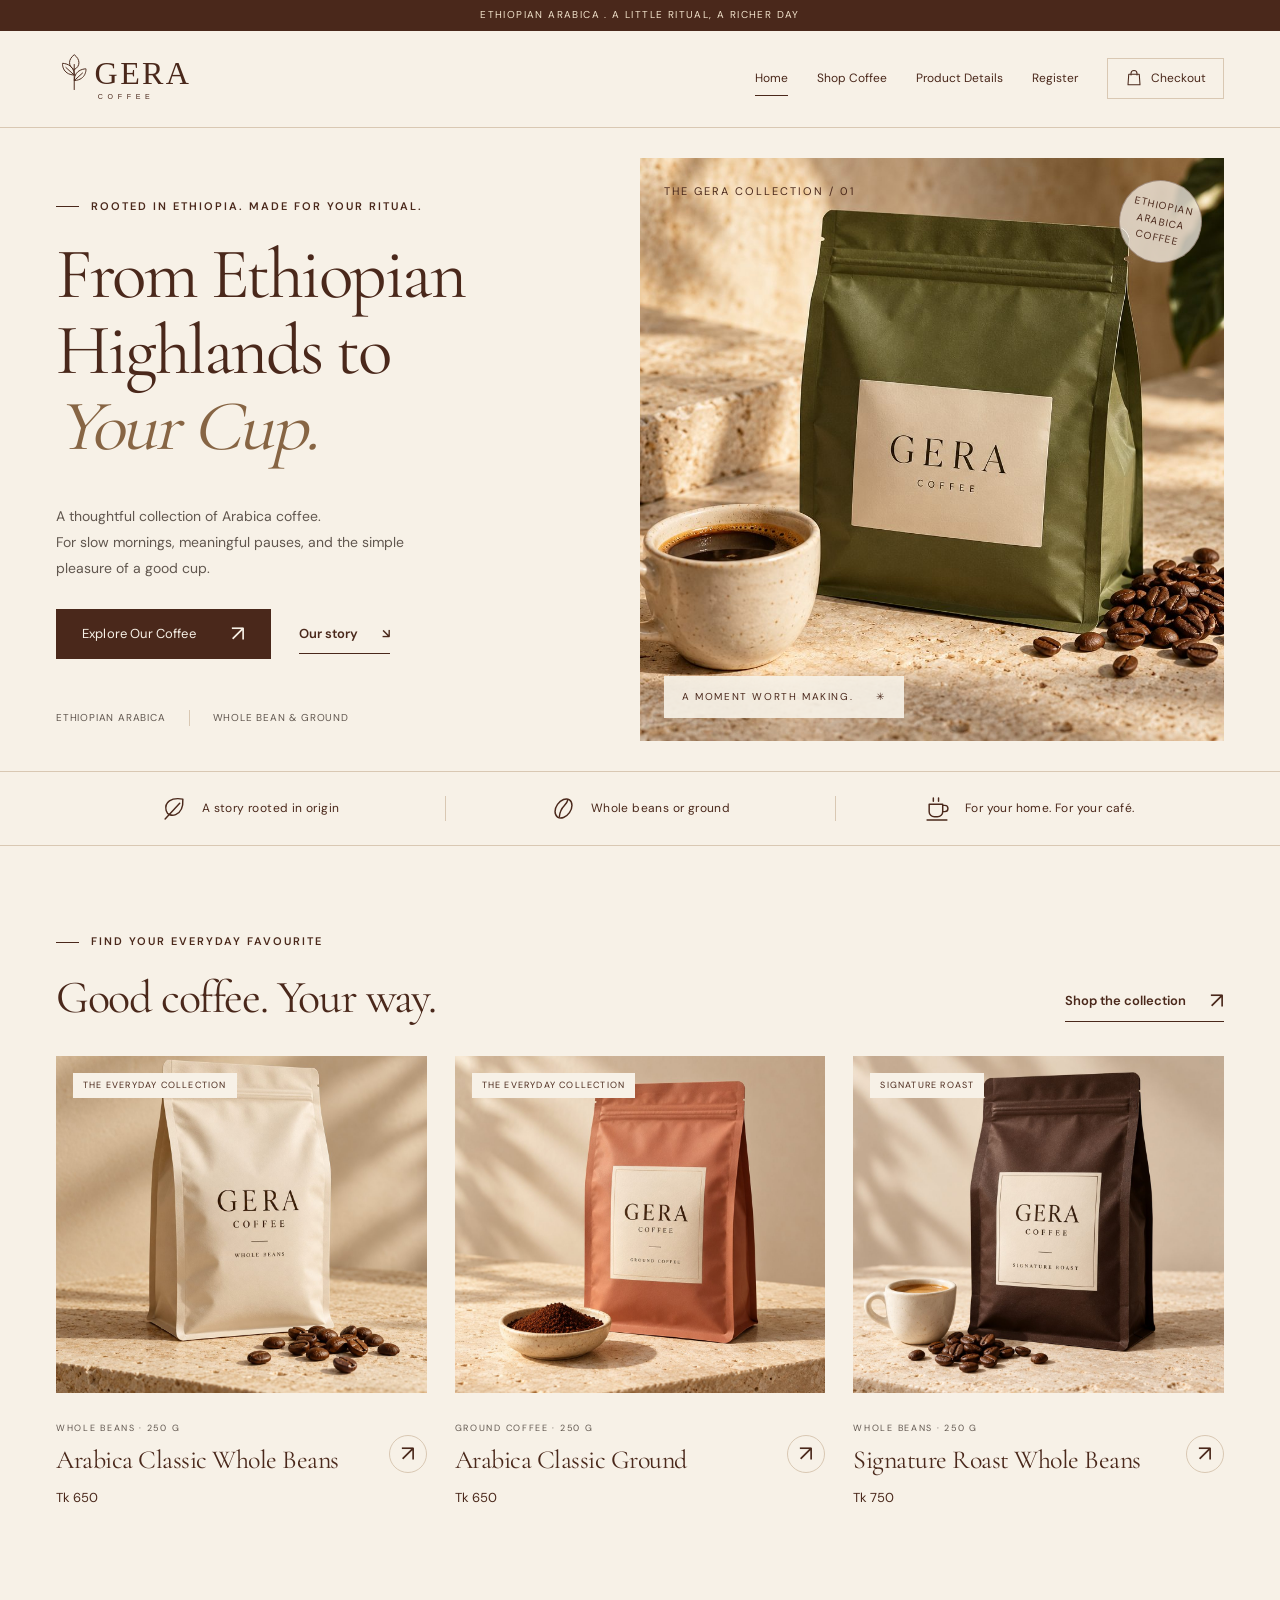
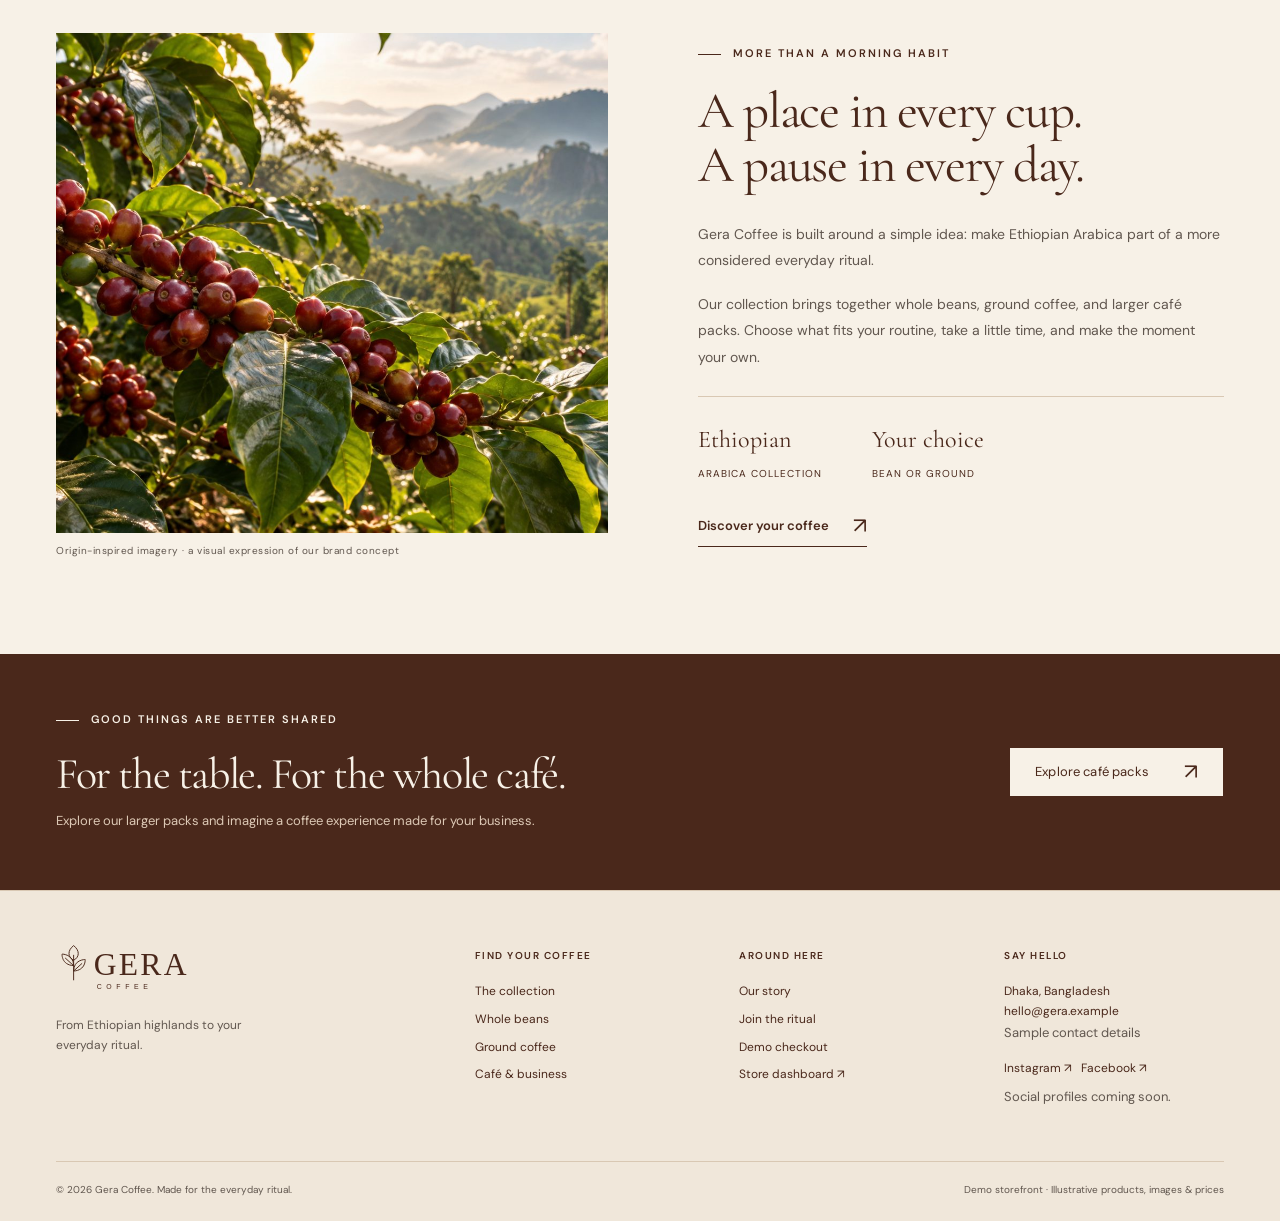
<file: index.html>
<!doctype html>
<!-- Group name: [ADD GROUP NAME]. Members: [ADD EVERY NAME AND STUDENT ID]. AI-generated reference; see README.txt. -->
<html lang="en">
  <head>
    <title>Gera Coffee — Ethiopian Arabica, Your Everyday Ritual</title>
    <link rel="stylesheet" href="css/style.css" />
  </head>
  <body>
    <a class="skip-link" href="#main">Skip to content</a>
    <div class="top-note">
      Ethiopian Arabica . A little ritual, a richer day
    </div>
    <header class="site-header">
      <div class="container header-inner">
        <a class="brand" href="index.html" aria-label="Gera Coffee home"
          ><img
            src="images/gera-coffee-logo.svg"
            width="143"
            height="58"
            alt="Gera Coffee demo logo"
        /></a>
        <button
          class="menu-toggle"
          type="button"
          aria-expanded="false"
          aria-controls="main-navigation"
        >
          Menu
          <svg class="icon" viewBox="0 0 24 24" aria-hidden="true">
            <path d="M3 6h18M3 12h18M3 18h18" />
          </svg>
        </button>
        <nav id="main-navigation" class="main-nav" aria-label="Main navigation">
          <a href="index.html" aria-current="page">Home</a
          ><a href="catalog.html">Shop Coffee</a
          ><a href="product-details.html">Product Details</a
          ><a href="register.html">Register</a
          ><a href="checkout.html" class="nav-checkout"
            ><svg class="icon" viewBox="0 0 24 24" aria-hidden="true">
              <path d="M5 7h14l1 14H4L5 7Z" />
              <path d="M8 8V6a4 4 0 0 1 8 0v2" /></svg
            >Checkout</a
          >
        </nav>
      </div>
    </header>
    <main id="main">
      <!-- Brand introduction -->
      <section class="container hero" aria-labelledby="hero-title">
        <div class="hero-copy">
          <span class="eyebrow">Rooted in Ethiopia. Made for your ritual.</span>
          <h1 id="hero-title">
            From Ethiopian<br />Highlands to<br /><em>Your Cup.</em>
          </h1>
          <p>
            A thoughtful collection of Arabica coffee.<br />For slow mornings,
            meaningful pauses, and the simple pleasure of a good cup.
          </p>
          <div class="hero-actions">
            <a class="button" href="catalog.html"
              >Explore Our Coffee
              <span class="arrow" aria-hidden="true">↗</span></a
            ><a class="text-link" href="#our-story"
              >Our story <span aria-hidden="true">↘</span></a
            >
          </div>
          <div class="hero-footnote">
            <span>Ethiopian Arabica</span><span>Whole bean &amp; ground</span>
          </div>
        </div>
        <div class="hero-visual">
          <img
            src="images/hero.jpg"
            alt="Demo Gera Coffee pouch with espresso on a warm stone table"
            width="1536"
            height="1024"
            fetchpriority="high"
          /><span class="hero-index">THE GERA COLLECTION / 01</span
          ><span class="round-stamp">ETHIOPIAN<br />ARABICA<br />COFFEE</span>
          <div class="image-label">
            <span>A moment worth making.</span><span aria-hidden="true">✳</span>
          </div>
        </div>
      </section>
      <div class="values-strip">
        <div class="container values-inner">
          <div class="value">
            <svg class="icon" viewBox="0 0 24 24" aria-hidden="true">
              <path d="M20 3C9 1 2 6 4 14s17 6 16-11Z" />
              <path d="M3 22 17 7" /></svg
            ><span>A story rooted in origin</span>
          </div>
          <div class="value">
            <svg class="icon" viewBox="0 0 24 24" aria-hidden="true">
              <ellipse
                cx="12"
                cy="12"
                rx="7"
                ry="10"
                transform="rotate(35 12 12)"
              />
              <path d="M16 4c-1 6-7 5-8 16" /></svg
            ><span>Whole beans or ground</span>
          </div>
          <div class="value">
            <svg class="icon" viewBox="0 0 24 24" aria-hidden="true">
              <path d="M4 8h13v7a5 5 0 0 1-5 5H9a5 5 0 0 1-5-5V8Z" />
              <path d="M17 9h2a3 3 0 0 1 0 6h-2M8 2v3m5-3v3M2 23h19" /></svg
            ><span>For your home. For your café.</span>
          </div>
        </div>
      </div>
      <!-- Featured coffee -->
      <section class="container section" aria-labelledby="featured-title">
        <div class="section-heading">
          <div>
            <span class="eyebrow">Find your everyday favourite</span>
            <h2 id="featured-title">Good coffee. Your way.</h2>
          </div>
          <a class="text-link" href="catalog.html"
            >Shop the collection
            <span class="arrow" aria-hidden="true">↗</span></a
          >
        </div>
        <div class="product-grid">
          <article
            class="product-card"
            data-product-card
            data-category="Whole beans"
            data-search="arabica classic whole beans 250 g ger-003"
          >
            <a
              class="product-image"
              href="product-details.html?sku=GER-003"
              aria-label="View Arabica Classic Whole Beans 250 g"
              ><img
                src="images/coffee-01.jpg"
                alt="Ivory Gera Coffee whole-bean demo pouch on a warm studio background"
                width="1200"
                height="1200"
                loading="lazy"
                decoding="async"
              /><span class="product-badge">The everyday collection</span></a
            >
            <div class="product-card-footer">
              <div>
                <span class="category">Whole beans · 250 g</span>
                <h3>
                  <a href="product-details.html?sku=GER-003"
                    >Arabica Classic Whole Beans</a
                  >
                </h3>
                <span class="price">Tk 650</span>
              </div>
              <a
                class="circle-link"
                href="product-details.html?sku=GER-003"
                aria-label="Explore Arabica Classic Whole Beans 250 g"
                ><span class="arrow" aria-hidden="true">↗</span></a
              >
            </div>
          </article>
          <article
            class="product-card"
            data-product-card
            data-category="Ground coffee"
            data-search="arabica classic ground 250 g ger-004"
          >
            <a
              class="product-image"
              href="product-details.html?sku=GER-004"
              aria-label="View Arabica Classic Ground 250 g"
              ><img
                src="images/coffee-02.jpg"
                alt="Terracotta Gera Coffee ground coffee demo pouch"
                width="1200"
                height="1200"
                loading="lazy"
                decoding="async"
              /><span class="product-badge">The everyday collection</span></a
            >
            <div class="product-card-footer">
              <div>
                <span class="category">Ground coffee · 250 g</span>
                <h3>
                  <a href="product-details.html?sku=GER-004"
                    >Arabica Classic Ground</a
                  >
                </h3>
                <span class="price">Tk 650</span>
              </div>
              <a
                class="circle-link"
                href="product-details.html?sku=GER-004"
                aria-label="Explore Arabica Classic Ground 250 g"
                ><span class="arrow" aria-hidden="true">↗</span></a
              >
            </div>
          </article>
          <article
            class="product-card"
            data-product-card
            data-category="Whole beans"
            data-search="signature roast whole beans 250 g ger-005"
          >
            <a
              class="product-image"
              href="product-details.html?sku=GER-005"
              aria-label="View Signature Roast Whole Beans 250 g"
              ><img
                src="images/coffee-03.jpg"
                alt="Dark espresso Gera Coffee signature roast demo pouch"
                width="1200"
                height="1200"
                loading="lazy"
                decoding="async"
              /><span class="product-badge">Signature roast</span></a
            >
            <div class="product-card-footer">
              <div>
                <span class="category">Whole beans · 250 g</span>
                <h3>
                  <a href="product-details.html?sku=GER-005"
                    >Signature Roast Whole Beans</a
                  >
                </h3>
                <span class="price">Tk 750</span>
              </div>
              <a
                class="circle-link"
                href="product-details.html?sku=GER-005"
                aria-label="Explore Signature Roast Whole Beans 250 g"
                ><span class="arrow" aria-hidden="true">↗</span></a
              >
            </div>
          </article>
        </div>
      </section>
      <!-- Origin and brand values -->
      <section
        class="container origin"
        id="our-story"
        aria-labelledby="story-title"
      >
        <figure class="origin-photo">
          <img
            src="images/coffee-04.jpg"
            alt="Coffee plant and origin-inspired botanical scene"
            width="1200"
            height="1200"
            loading="lazy"
          />
          <figcaption>
            Origin-inspired imagery · a visual expression of our brand concept
          </figcaption>
        </figure>
        <div class="origin-copy">
          <span class="eyebrow">More than a morning habit</span>
          <h2 id="story-title">
            A place in every cup.<br />A pause in every day.
          </h2>
          <p>
            Gera Coffee is built around a simple idea: make Ethiopian Arabica
            part of a more considered everyday ritual.
          </p>
          <p>
            Our collection brings together whole beans, ground coffee, and
            larger café packs. Choose what fits your routine, take a little
            time, and make the moment your own.
          </p>
          <div class="origin-detail">
            <div><strong>Ethiopian</strong><span>Arabica collection</span></div>
            <div><strong>Your choice</strong><span>Bean or ground</span></div>
          </div>
          <a class="text-link" href="catalog.html"
            >Discover your coffee
            <span class="arrow" aria-hidden="true">↗</span></a
          >
        </div>
      </section>
      <section class="ritual-banner" aria-labelledby="cafe-title">
        <div class="container ritual-inner">
          <div>
            <span class="eyebrow">Good things are better shared</span>
            <h2 id="cafe-title">For the table. For the whole café.</h2>
            <p>
              Explore our larger packs and imagine a coffee experience made for
              your business.
            </p>
          </div>
          <a
            class="button"
            href="catalog.html?category=Caf%C3%A9%2Fbusiness%20pack"
            >Explore café packs
            <span class="arrow" aria-hidden="true">↗</span></a
          >
        </div>
      </section>
    </main>
    <footer class="site-footer" id="contact">
      <div class="container">
        <div class="footer-grid">
          <div class="footer-brand">
            <a href="index.html"
              ><img
                src="images/gera-coffee-logo.svg"
                alt="Gera Coffee home"
                width="140"
                height="57"
                loading="lazy"
            /></a>
            <p>From Ethiopian highlands to your everyday ritual.</p>
          </div>
          <div>
            <h2>Find your coffee</h2>
            <ul>
              <li><a href="catalog.html">The collection</a></li>
              <li>
                <a href="catalog.html?category=Whole%20beans">Whole beans</a>
              </li>
              <li>
                <a href="catalog.html?category=Ground%20coffee"
                  >Ground coffee</a
                >
              </li>
              <li>
                <a href="catalog.html?category=Caf%C3%A9%2Fbusiness%20pack"
                  >Café &amp; business</a
                >
              </li>
            </ul>
          </div>
          <div>
            <h2>Around here</h2>
            <ul>
              <li><a href="index.html#our-story">Our story</a></li>
              <li><a href="register.html">Join the ritual</a></li>
              <li><a href="checkout.html">Demo checkout</a></li>
              <li><a href="admin.html">Store dashboard ↗</a></li>
            </ul>
          </div>
          <div>
            <h2>Say hello</h2>
            <address>
              Dhaka, Bangladesh<br /><a href="mailto:hello@gera.example"
                >hello@gera.example</a
              >
            </address>
            <p class="small muted">Sample contact details</p>
            <ul>
              <li>
                <a href="#social-note" data-social="Instagram">Instagram ↗</a>
                &nbsp;
                <a href="#social-note" data-social="Facebook">Facebook ↗</a>
              </li>
            </ul>
            <p class="small muted" id="social-note">
              Social profiles coming soon.
            </p>
          </div>
        </div>
        <div class="footer-bottom">
          <span>© 2026 Gera Coffee. Made for the everyday ritual.</span
          ><span
            >Demo storefront · Illustrative products, images &amp; prices</span
          >
        </div>
      </div>
    </footer>
    <div class="toast" role="status" aria-live="polite" hidden></div>
  </body>
</html>
</file>
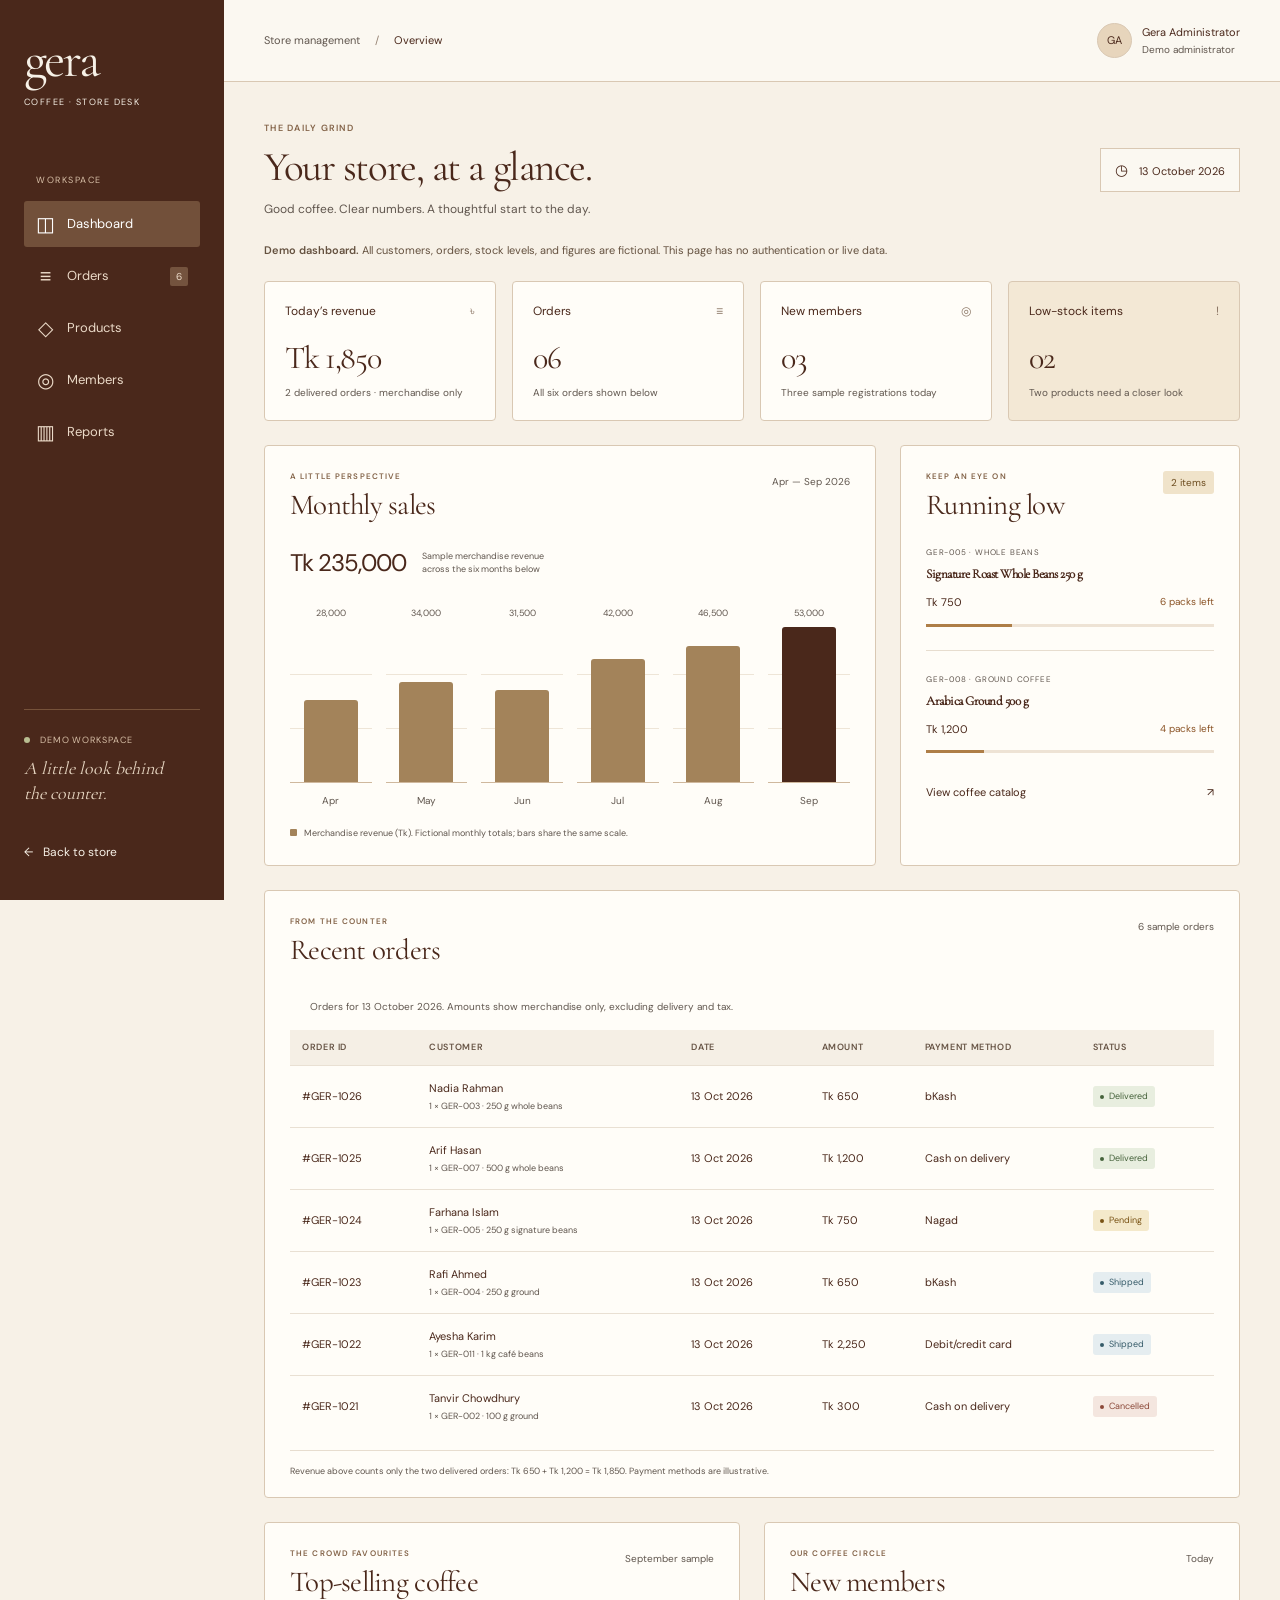
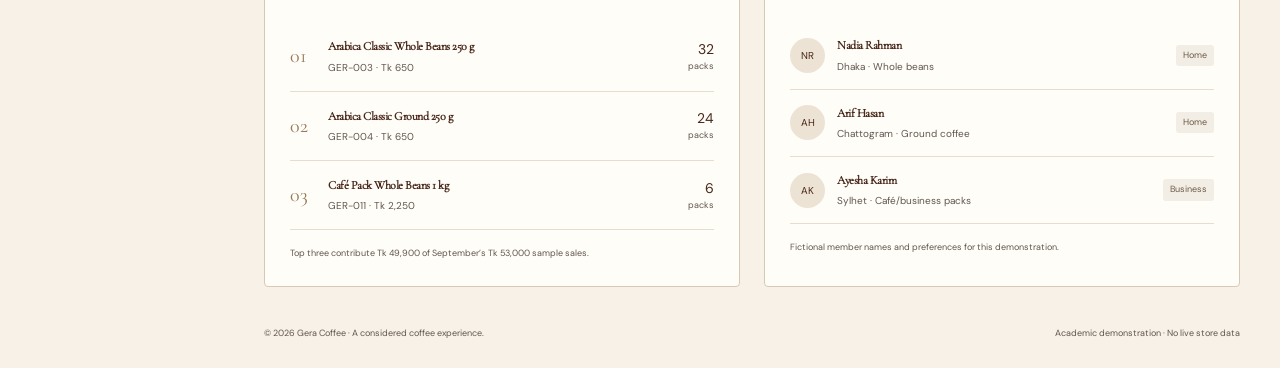
<file: admin.html>
<!doctype html>
<!-- Group name: [ADD GROUP NAME]. Members: [ADD EVERY MEMBER NAME AND STUDENT ID]. -->
<html lang="en">
  <head>
    <title>Store Dashboard — Gera Coffee Demo</title>
    <link rel="stylesheet" href="css/style.css" />
    <link rel="stylesheet" href="css/admin.css" />
  </head>
  <body class="admin-body">
    <a class="admin-skip" href="#admin-main">Skip to dashboard</a>
    <div class="admin-layout">
      <!-- Separate dashboard navigation -->
      <aside class="admin-sidebar">
        <a class="admin-brand" href="index.html" aria-label="Gera Coffee home"
          >gera<span>COFFEE · STORE DESK</span></a
        >
        <p class="admin-nav-label">WORKSPACE</p>
        <nav class="admin-nav" aria-label="Administration">
          <a class="admin-nav-active" href="admin.html" aria-current="page"
            ><span aria-hidden="true">◫</span> Dashboard</a
          >
          <a href="#orders"
            ><span aria-hidden="true">≡</span> Orders
            <span class="admin-nav-count">6</span></a
          >
          <a href="#products"><span aria-hidden="true">◇</span> Products</a>
          <a href="#members"><span aria-hidden="true">◎</span> Members</a>
          <a href="#reports"><span aria-hidden="true">▥</span> Reports</a>
        </nav>
        <div class="admin-sidebar-bottom">
          <div class="admin-sidebar-note">
            <span class="admin-small-dot" aria-hidden="true"></span> DEMO
            WORKSPACE
            <p>A little look behind the counter.</p>
          </div>
          <a class="admin-back" href="index.html"
            >← <span>Back to store</span></a
          >
        </div>
      </aside>

      <div class="admin-content">
        <header class="admin-topbar">
          <p>
            Store management <span aria-hidden="true">/</span>
            <strong>Overview</strong>
          </p>
          <div class="admin-profile">
            <span class="admin-avatar" aria-hidden="true">GA</span
            ><span
              ><strong>Gera Administrator</strong
              ><small>Demo administrator</small></span
            >
          </div>
        </header>

        <main id="admin-main" class="admin-main">
          <div class="admin-heading">
            <div>
              <p class="admin-eyebrow">THE DAILY GRIND</p>
              <h1>Your store, at a glance.</h1>
              <p>Good coffee. Clear numbers. A thoughtful start to the day.</p>
            </div>
            <p class="admin-date">
              <span aria-hidden="true">◷</span> 13 October 2026
            </p>
          </div>
          <p class="admin-demo-note">
            <strong>Demo dashboard.</strong> All customers, orders, stock
            levels, and figures are fictional. This page has no authentication
            or live data.
          </p>

          <!-- Four summary cards use the same figures as the tables below. -->
          <section class="admin-stats" aria-label="Today's summary">
            <article class="admin-stat">
              <h2>Today’s revenue <span aria-hidden="true">৳</span></h2>
              <strong>Tk 1,850</strong
              ><small>2 delivered orders · merchandise only</small>
            </article>
            <article class="admin-stat">
              <h2>Orders <span aria-hidden="true">≡</span></h2>
              <strong>06</strong><small>All six orders shown below</small>
            </article>
            <article class="admin-stat">
              <h2>New members <span aria-hidden="true">◎</span></h2>
              <strong>03</strong><small>Three sample registrations today</small>
            </article>
            <article class="admin-stat admin-stat-alert">
              <h2>Low-stock items <span aria-hidden="true">!</span></h2>
              <strong>02</strong><small>Two products need a closer look</small>
            </article>
          </section>

          <div class="admin-report-grid">
            <!-- The chart is constructed entirely with HTML and CSS. -->
            <section
              id="reports"
              class="admin-panel admin-report"
              aria-labelledby="admin-sales-title"
            >
              <div class="admin-panel-heading">
                <div>
                  <p class="admin-eyebrow">A LITTLE PERSPECTIVE</p>
                  <h2 id="admin-sales-title">Monthly sales</h2>
                </div>
                <span class="admin-period">Apr — Sep 2026</span>
              </div>
              <div class="admin-chart-summary">
                <strong>Tk 235,000</strong
                ><span
                  >Sample merchandise revenue<br />across the six months
                  below</span
                >
              </div>
              <figure class="admin-chart">
                <div
                  class="admin-bars"
                  role="list"
                  aria-label="Sample monthly revenue in Bangladeshi taka"
                >
                  <div class="admin-bar-item" role="listitem">
                    <span class="admin-bar-value">28,000</span>
                    <div class="admin-bar-track">
                      <span
                        class="admin-bar admin-bar-apr"
                        aria-hidden="true"
                      ></span>
                    </div>
                    <span class="admin-bar-label">Apr</span>
                  </div>
                  <div class="admin-bar-item" role="listitem">
                    <span class="admin-bar-value">34,000</span>
                    <div class="admin-bar-track">
                      <span
                        class="admin-bar admin-bar-may"
                        aria-hidden="true"
                      ></span>
                    </div>
                    <span class="admin-bar-label">May</span>
                  </div>
                  <div class="admin-bar-item" role="listitem">
                    <span class="admin-bar-value">31,500</span>
                    <div class="admin-bar-track">
                      <span
                        class="admin-bar admin-bar-jun"
                        aria-hidden="true"
                      ></span>
                    </div>
                    <span class="admin-bar-label">Jun</span>
                  </div>
                  <div class="admin-bar-item" role="listitem">
                    <span class="admin-bar-value">42,000</span>
                    <div class="admin-bar-track">
                      <span
                        class="admin-bar admin-bar-jul"
                        aria-hidden="true"
                      ></span>
                    </div>
                    <span class="admin-bar-label">Jul</span>
                  </div>
                  <div class="admin-bar-item" role="listitem">
                    <span class="admin-bar-value">46,500</span>
                    <div class="admin-bar-track">
                      <span
                        class="admin-bar admin-bar-aug"
                        aria-hidden="true"
                      ></span>
                    </div>
                    <span class="admin-bar-label">Aug</span>
                  </div>
                  <div class="admin-bar-item" role="listitem">
                    <span class="admin-bar-value">53,000</span>
                    <div class="admin-bar-track">
                      <span
                        class="admin-bar admin-bar-sep"
                        aria-hidden="true"
                      ></span>
                    </div>
                    <span class="admin-bar-label">Sep</span>
                  </div>
                </div>
                <figcaption>
                  <span class="admin-chart-key" aria-hidden="true"></span>
                  Merchandise revenue (Tk). Fictional monthly totals; bars share
                  the same scale.
                </figcaption>
              </figure>
            </section>

            <section
              class="admin-panel admin-stock"
              aria-labelledby="admin-stock-title"
            >
              <div class="admin-panel-heading">
                <div>
                  <p class="admin-eyebrow">KEEP AN EYE ON</p>
                  <h2 id="admin-stock-title">Running low</h2>
                </div>
                <span class="admin-alert-count">2 items</span>
              </div>
              <ul class="admin-stock-list">
                <li>
                  <span class="admin-stock-sku">GER-005 · WHOLE BEANS</span>
                  <h3>Signature Roast Whole Beans 250 g</h3>
                  <p>Tk 750 <span>6 packs left</span></p>
                  <div class="admin-stock-track" aria-hidden="true">
                    <span class="admin-stock-level-six"></span>
                  </div>
                </li>
                <li>
                  <span class="admin-stock-sku">GER-008 · GROUND COFFEE</span>
                  <h3>Arabica Ground 500 g</h3>
                  <p>Tk 1,200 <span>4 packs left</span></p>
                  <div class="admin-stock-track" aria-hidden="true">
                    <span class="admin-stock-level-four"></span>
                  </div>
                </li>
              </ul>
              <a class="admin-text-link" href="catalog.html"
                >View coffee catalog <span aria-hidden="true">↗</span></a
              >
            </section>
          </div>

          <!-- Recent orders: all amounts are merchandise totals, not payment requests. -->
          <section
            id="orders"
            class="admin-panel admin-orders"
            aria-labelledby="admin-orders-title"
          >
            <div class="admin-panel-heading">
              <div>
                <p class="admin-eyebrow">FROM THE COUNTER</p>
                <h2 id="admin-orders-title">Recent orders</h2>
              </div>
              <span class="admin-period">6 sample orders</span>
            </div>
            <div
              class="admin-table-wrap"
              tabindex="0"
              role="region"
              aria-label="Recent orders, scroll horizontally on small screens"
            >
              <table class="admin-table">
                <caption>
                  Orders for 13 October 2026. Amounts show merchandise only,
                  excluding delivery and tax.
                </caption>
                <thead>
                  <tr>
                    <th scope="col">Order ID</th>
                    <th scope="col">Customer</th>
                    <th scope="col">Date</th>
                    <th scope="col">Amount</th>
                    <th scope="col">Payment method</th>
                    <th scope="col">Status</th>
                  </tr>
                </thead>
                <tbody>
                  <tr>
                    <th scope="row">#GER-1026</th>
                    <td>
                      Nadia Rahman<small>1 × GER-003 · 250 g whole beans</small>
                    </td>
                    <td><time datetime="2026-10-13">13 Oct 2026</time></td>
                    <td>Tk 650</td>
                    <td>bKash</td>
                    <td>
                      <span class="admin-status status--delivered"
                        >Delivered</span
                      >
                    </td>
                  </tr>
                  <tr>
                    <th scope="row">#GER-1025</th>
                    <td>
                      Arif Hasan<small>1 × GER-007 · 500 g whole beans</small>
                    </td>
                    <td><time datetime="2026-10-13">13 Oct 2026</time></td>
                    <td>Tk 1,200</td>
                    <td>Cash on delivery</td>
                    <td>
                      <span class="admin-status status--delivered"
                        >Delivered</span
                      >
                    </td>
                  </tr>
                  <tr>
                    <th scope="row">#GER-1024</th>
                    <td>
                      Farhana Islam<small
                        >1 × GER-005 · 250 g signature beans</small
                      >
                    </td>
                    <td><time datetime="2026-10-13">13 Oct 2026</time></td>
                    <td>Tk 750</td>
                    <td>Nagad</td>
                    <td>
                      <span class="admin-status status--pending">Pending</span>
                    </td>
                  </tr>
                  <tr>
                    <th scope="row">#GER-1023</th>
                    <td>Rafi Ahmed<small>1 × GER-004 · 250 g ground</small></td>
                    <td><time datetime="2026-10-13">13 Oct 2026</time></td>
                    <td>Tk 650</td>
                    <td>bKash</td>
                    <td>
                      <span class="admin-status status--shipped">Shipped</span>
                    </td>
                  </tr>
                  <tr>
                    <th scope="row">#GER-1022</th>
                    <td>
                      Ayesha Karim<small>1 × GER-011 · 1 kg café beans</small>
                    </td>
                    <td><time datetime="2026-10-13">13 Oct 2026</time></td>
                    <td>Tk 2,250</td>
                    <td>Debit/credit card</td>
                    <td>
                      <span class="admin-status status--shipped">Shipped</span>
                    </td>
                  </tr>
                  <tr>
                    <th scope="row">#GER-1021</th>
                    <td>
                      Tanvir Chowdhury<small>1 × GER-002 · 100 g ground</small>
                    </td>
                    <td><time datetime="2026-10-13">13 Oct 2026</time></td>
                    <td>Tk 300</td>
                    <td>Cash on delivery</td>
                    <td>
                      <span class="admin-status status--cancelled"
                        >Cancelled</span
                      >
                    </td>
                  </tr>
                </tbody>
              </table>
            </div>
            <p class="admin-table-note">
              Revenue above counts only the two delivered orders: Tk 650 + Tk
              1,200 = Tk 1,850. Payment methods are illustrative.
            </p>
          </section>

          <div class="admin-bottom-grid">
            <section
              id="products"
              class="admin-panel"
              aria-labelledby="admin-products-title"
            >
              <div class="admin-panel-heading">
                <div>
                  <p class="admin-eyebrow">THE CROWD FAVOURITES</p>
                  <h2 id="admin-products-title">Top-selling coffee</h2>
                </div>
                <span class="admin-period">September sample</span>
              </div>
              <ol class="admin-product-list">
                <li>
                  <span class="admin-product-rank">01</span>
                  <div>
                    <h3>Arabica Classic Whole Beans 250 g</h3>
                    <p>GER-003 · Tk 650</p>
                  </div>
                  <strong>32 <small>packs</small></strong>
                </li>
                <li>
                  <span class="admin-product-rank">02</span>
                  <div>
                    <h3>Arabica Classic Ground 250 g</h3>
                    <p>GER-004 · Tk 650</p>
                  </div>
                  <strong>24 <small>packs</small></strong>
                </li>
                <li>
                  <span class="admin-product-rank">03</span>
                  <div>
                    <h3>Café Pack Whole Beans 1 kg</h3>
                    <p>GER-011 · Tk 2,250</p>
                  </div>
                  <strong>6 <small>packs</small></strong>
                </li>
              </ol>
              <p class="admin-panel-note">
                Top three contribute Tk 49,900 of September’s Tk 53,000 sample
                sales.
              </p>
            </section>
            <section
              id="members"
              class="admin-panel"
              aria-labelledby="admin-members-title"
            >
              <div class="admin-panel-heading">
                <div>
                  <p class="admin-eyebrow">OUR COFFEE CIRCLE</p>
                  <h2 id="admin-members-title">New members</h2>
                </div>
                <span class="admin-period">Today</span>
              </div>
              <ul class="admin-member-list">
                <li>
                  <span class="admin-member-avatar" aria-hidden="true">NR</span>
                  <div>
                    <h3>Nadia Rahman</h3>
                    <p>Dhaka · Whole beans</p>
                  </div>
                  <span class="admin-member-tag">Home</span>
                </li>
                <li>
                  <span class="admin-member-avatar" aria-hidden="true">AH</span>
                  <div>
                    <h3>Arif Hasan</h3>
                    <p>Chattogram · Ground coffee</p>
                  </div>
                  <span class="admin-member-tag">Home</span>
                </li>
                <li>
                  <span class="admin-member-avatar" aria-hidden="true">AK</span>
                  <div>
                    <h3>Ayesha Karim</h3>
                    <p>Sylhet · Café/business packs</p>
                  </div>
                  <span class="admin-member-tag">Business</span>
                </li>
              </ul>
              <p class="admin-panel-note">
                Fictional member names and preferences for this demonstration.
              </p>
            </section>
          </div>
        </main>
        <footer class="admin-footer">
          <p>© 2026 Gera Coffee · A considered coffee experience.</p>
          <p>Academic demonstration · No live store data</p>
        </footer>
      </div>
    </div>
  </body>
</html>
</file>
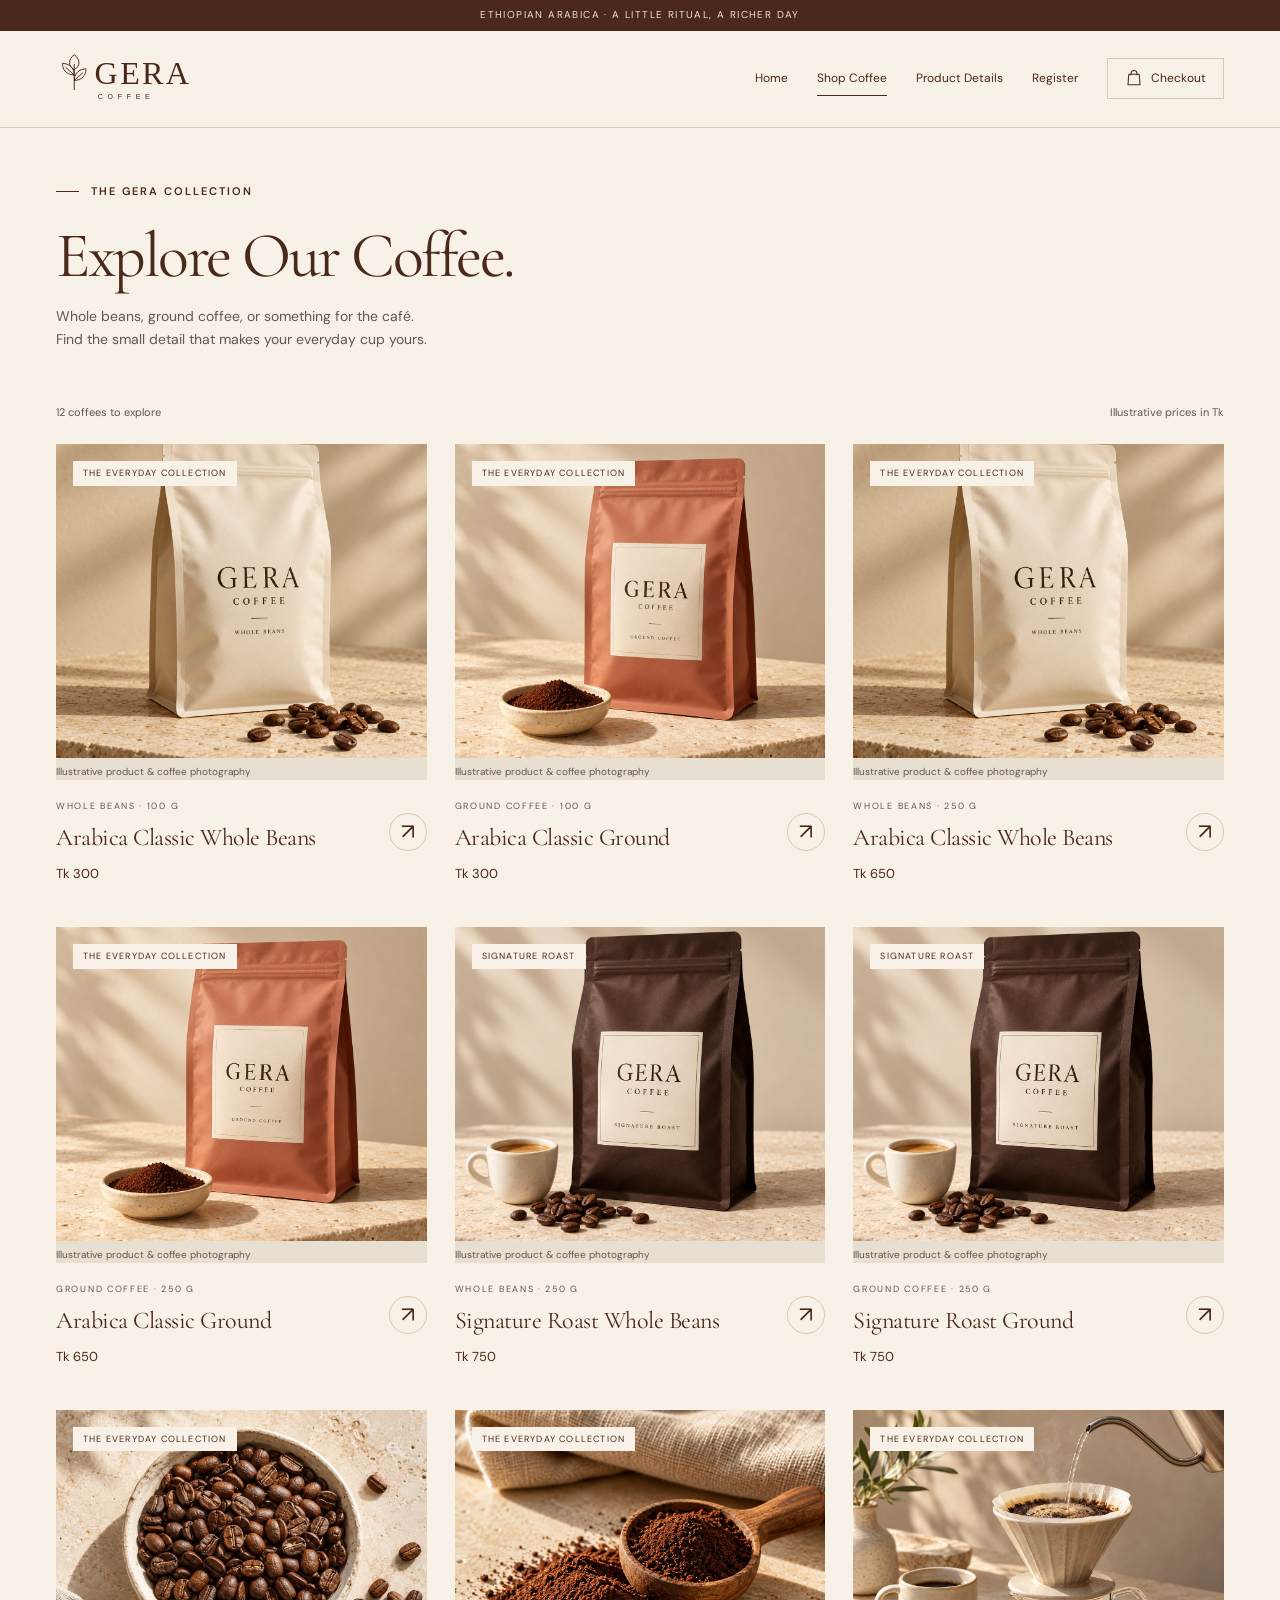
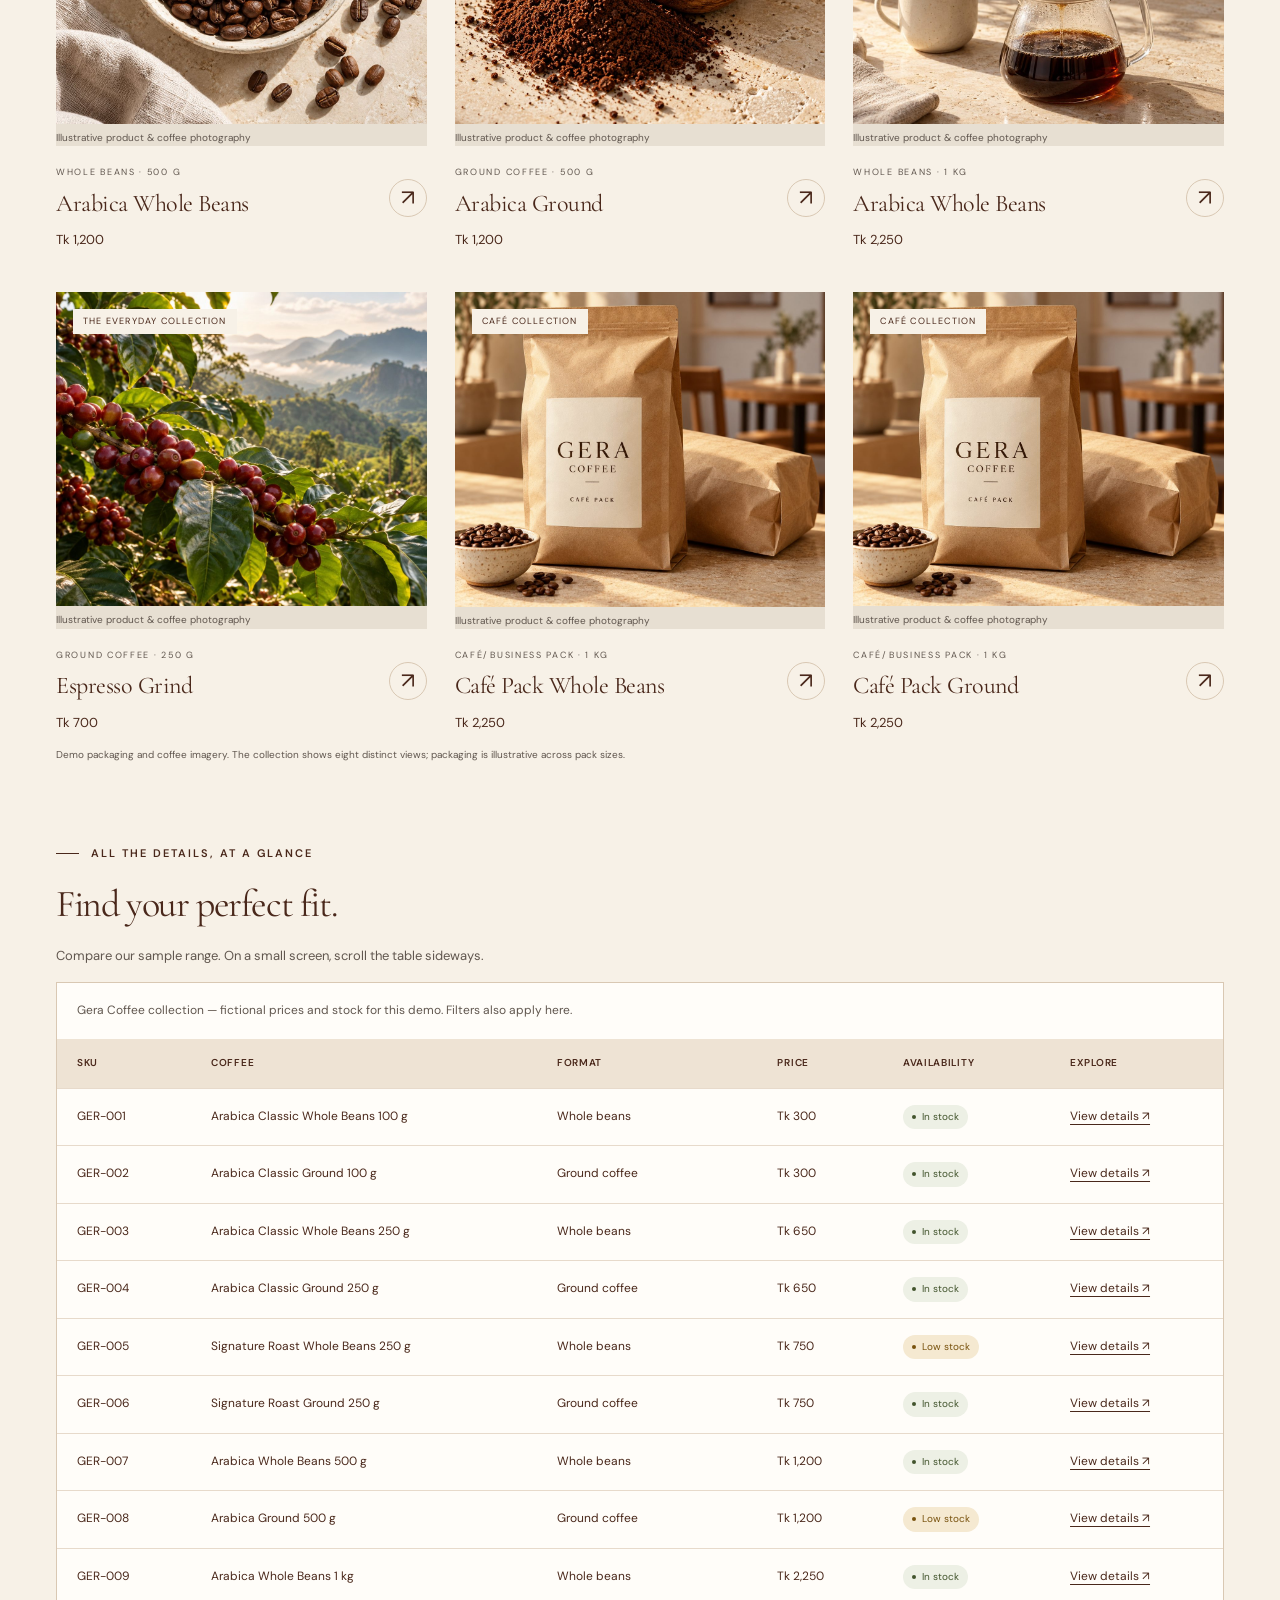
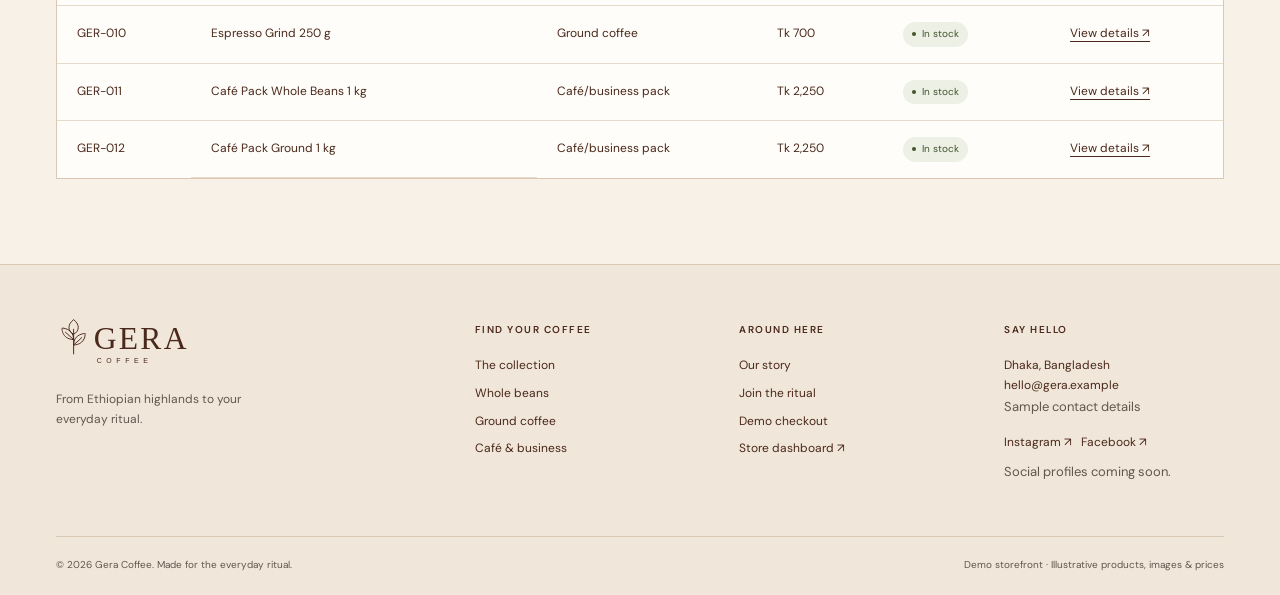
<file: catalog.html>
<!doctype html>
<!-- Group name: [ADD GROUP NAME]. Members: [ADD EVERY NAME AND STUDENT ID]. AI-generated reference; see README.txt. -->
<html lang="en">
  <head>
    <title>Shop Ethiopian Arabica Coffee — Gera Coffee Collection</title>
    <link rel="stylesheet" href="css/style.css" />
  </head>
  <body>
    <a class="skip-link" href="#main">Skip to content</a>
    <div class="top-note">
      Ethiopian Arabica · A little ritual, a richer day
    </div>
    <header class="site-header">
      <div class="container header-inner">
        <a class="brand" href="index.html" aria-label="Gera Coffee home"
          ><img
            src="images/gera-coffee-logo.svg"
            width="143"
            height="58"
            alt="Gera Coffee demo logo"
        /></a>
        <button
          class="menu-toggle"
          type="button"
          aria-expanded="false"
          aria-controls="main-navigation"
        >
          Menu
          <svg class="icon" viewBox="0 0 24 24" aria-hidden="true">
            <path d="M3 6h18M3 12h18M3 18h18" />
          </svg>
        </button>
        <nav id="main-navigation" class="main-nav" aria-label="Main navigation">
          <a href="index.html">Home</a
          ><a href="catalog.html" aria-current="page">Shop Coffee</a
          ><a href="product-details.html">Product Details</a
          ><a href="register.html">Register</a
          ><a href="checkout.html" class="nav-checkout"
            ><svg class="icon" viewBox="0 0 24 24" aria-hidden="true">
              <path d="M5 7h14l1 14H4L5 7Z" />
              <path d="M8 8V6a4 4 0 0 1 8 0v2" /></svg
            >Checkout</a
          >
        </nav>
      </div>
    </header>
    <main id="main">
      <section class="container page-intro" aria-labelledby="catalog-title">
        <span class="eyebrow">The Gera collection</span>
        <h1 id="catalog-title">Explore Our Coffee.</h1>
        <p>
          Whole beans, ground coffee, or something for the café.<br />Find the
          small detail that makes your everyday cup yours.
        </p>
      </section>
      <section class="container" aria-labelledby="collection-heading">
        <h2 id="collection-heading" class="visually-hidden">
          Our coffee collection
        </h2>
        <div class="catalog-toolbar">
          <div
            class="filter-group"
            role="group"
            aria-label="Filter coffee by format"
          >
            <button
              class="filter-button"
              type="button"
              data-filter="all"
              aria-pressed="true"
            >
              All coffee</button
            ><button
              class="filter-button"
              type="button"
              data-filter="Whole beans"
              aria-pressed="false"
            >
              Whole beans</button
            ><button
              class="filter-button"
              type="button"
              data-filter="Ground coffee"
              aria-pressed="false"
            >
              Ground coffee</button
            ><button
              class="filter-button"
              type="button"
              data-filter="Café/business pack"
              aria-pressed="false"
            >
              Café packs
            </button>
          </div>
          <div class="search-field">
            <label class="visually-hidden" for="coffee-search"
              >Search coffee by name, size or SKU</label
            ><input
              id="coffee-search"
              type="search"
              placeholder="Find your coffee…"
            /><svg class="icon" viewBox="0 0 24 24" aria-hidden="true">
              <circle cx="10" cy="10" r="6" />
              <path d="m15 15 5 5" />
            </svg>
          </div>
        </div>
        <div class="results-line">
          <span id="result-count" role="status" aria-live="polite"
            >12 coffees to explore</span
          ><span>Illustrative prices in Tk</span>
        </div>
        <div class="catalog-grid">
          <article
            class="product-card"
            data-product-card
            data-category="Whole beans"
            data-search="arabica classic whole beans 100 g ger-001"
          >
            <a
              class="product-image"
              href="product-details.html?sku=GER-001"
              aria-label="View Arabica Classic Whole Beans 100 g"
              ><figure>
                <img
                  src="images/coffee-01.jpg"
                  alt="Ivory Gera Coffee whole-bean demo pouch on a warm studio background"
                  width="1200"
                  height="1200"
                  loading="lazy"
                  decoding="async"
                /><span class="product-badge">The everyday collection</span>
                <figcaption>
                  Illustrative product &amp; coffee photography
                </figcaption>
              </figure></a
            >
            <div class="product-card-footer">
              <div>
                <span class="category">Whole beans · 100 g</span>
                <h3>
                  <a href="product-details.html?sku=GER-001"
                    >Arabica Classic Whole Beans</a
                  >
                </h3>
                <span class="price">Tk 300</span>
              </div>
              <a
                class="circle-link"
                href="product-details.html?sku=GER-001"
                aria-label="Explore Arabica Classic Whole Beans 100 g"
                ><span class="arrow" aria-hidden="true">↗</span></a
              >
            </div>
          </article>
          <article
            class="product-card"
            data-product-card
            data-category="Ground coffee"
            data-search="arabica classic ground 100 g ger-002"
          >
            <a
              class="product-image"
              href="product-details.html?sku=GER-002"
              aria-label="View Arabica Classic Ground 100 g"
              ><figure>
                <img
                  src="images/coffee-02.jpg"
                  alt="Terracotta Gera Coffee ground coffee demo pouch"
                  width="1200"
                  height="1200"
                  loading="lazy"
                  decoding="async"
                /><span class="product-badge">The everyday collection</span>
                <figcaption>
                  Illustrative product &amp; coffee photography
                </figcaption>
              </figure></a
            >
            <div class="product-card-footer">
              <div>
                <span class="category">Ground coffee · 100 g</span>
                <h3>
                  <a href="product-details.html?sku=GER-002"
                    >Arabica Classic Ground</a
                  >
                </h3>
                <span class="price">Tk 300</span>
              </div>
              <a
                class="circle-link"
                href="product-details.html?sku=GER-002"
                aria-label="Explore Arabica Classic Ground 100 g"
                ><span class="arrow" aria-hidden="true">↗</span></a
              >
            </div>
          </article>
          <article
            class="product-card"
            data-product-card
            data-category="Whole beans"
            data-search="arabica classic whole beans 250 g ger-003"
          >
            <a
              class="product-image"
              href="product-details.html?sku=GER-003"
              aria-label="View Arabica Classic Whole Beans 250 g"
              ><figure>
                <img
                  src="images/coffee-01.jpg"
                  alt="Ivory Gera Coffee whole-bean demo pouch on a warm studio background"
                  width="1200"
                  height="1200"
                  loading="lazy"
                  decoding="async"
                /><span class="product-badge">The everyday collection</span>
                <figcaption>
                  Illustrative product &amp; coffee photography
                </figcaption>
              </figure></a
            >
            <div class="product-card-footer">
              <div>
                <span class="category">Whole beans · 250 g</span>
                <h3>
                  <a href="product-details.html?sku=GER-003"
                    >Arabica Classic Whole Beans</a
                  >
                </h3>
                <span class="price">Tk 650</span>
              </div>
              <a
                class="circle-link"
                href="product-details.html?sku=GER-003"
                aria-label="Explore Arabica Classic Whole Beans 250 g"
                ><span class="arrow" aria-hidden="true">↗</span></a
              >
            </div>
          </article>
          <article
            class="product-card"
            data-product-card
            data-category="Ground coffee"
            data-search="arabica classic ground 250 g ger-004"
          >
            <a
              class="product-image"
              href="product-details.html?sku=GER-004"
              aria-label="View Arabica Classic Ground 250 g"
              ><figure>
                <img
                  src="images/coffee-02.jpg"
                  alt="Terracotta Gera Coffee ground coffee demo pouch"
                  width="1200"
                  height="1200"
                  loading="lazy"
                  decoding="async"
                /><span class="product-badge">The everyday collection</span>
                <figcaption>
                  Illustrative product &amp; coffee photography
                </figcaption>
              </figure></a
            >
            <div class="product-card-footer">
              <div>
                <span class="category">Ground coffee · 250 g</span>
                <h3>
                  <a href="product-details.html?sku=GER-004"
                    >Arabica Classic Ground</a
                  >
                </h3>
                <span class="price">Tk 650</span>
              </div>
              <a
                class="circle-link"
                href="product-details.html?sku=GER-004"
                aria-label="Explore Arabica Classic Ground 250 g"
                ><span class="arrow" aria-hidden="true">↗</span></a
              >
            </div>
          </article>
          <article
            class="product-card"
            data-product-card
            data-category="Whole beans"
            data-search="signature roast whole beans 250 g ger-005"
          >
            <a
              class="product-image"
              href="product-details.html?sku=GER-005"
              aria-label="View Signature Roast Whole Beans 250 g"
              ><figure>
                <img
                  src="images/coffee-03.jpg"
                  alt="Dark espresso Gera Coffee signature roast demo pouch"
                  width="1200"
                  height="1200"
                  loading="lazy"
                  decoding="async"
                /><span class="product-badge">Signature roast</span>
                <figcaption>
                  Illustrative product &amp; coffee photography
                </figcaption>
              </figure></a
            >
            <div class="product-card-footer">
              <div>
                <span class="category">Whole beans · 250 g</span>
                <h3>
                  <a href="product-details.html?sku=GER-005"
                    >Signature Roast Whole Beans</a
                  >
                </h3>
                <span class="price">Tk 750</span>
              </div>
              <a
                class="circle-link"
                href="product-details.html?sku=GER-005"
                aria-label="Explore Signature Roast Whole Beans 250 g"
                ><span class="arrow" aria-hidden="true">↗</span></a
              >
            </div>
          </article>
          <article
            class="product-card"
            data-product-card
            data-category="Ground coffee"
            data-search="signature roast ground 250 g ger-006"
          >
            <a
              class="product-image"
              href="product-details.html?sku=GER-006"
              aria-label="View Signature Roast Ground 250 g"
              ><figure>
                <img
                  src="images/coffee-03.jpg"
                  alt="Dark espresso Gera Coffee signature roast demo pouch"
                  width="1200"
                  height="1200"
                  loading="lazy"
                  decoding="async"
                /><span class="product-badge">Signature roast</span>
                <figcaption>
                  Illustrative product &amp; coffee photography
                </figcaption>
              </figure></a
            >
            <div class="product-card-footer">
              <div>
                <span class="category">Ground coffee · 250 g</span>
                <h3>
                  <a href="product-details.html?sku=GER-006"
                    >Signature Roast Ground</a
                  >
                </h3>
                <span class="price">Tk 750</span>
              </div>
              <a
                class="circle-link"
                href="product-details.html?sku=GER-006"
                aria-label="Explore Signature Roast Ground 250 g"
                ><span class="arrow" aria-hidden="true">↗</span></a
              >
            </div>
          </article>
          <article
            class="product-card"
            data-product-card
            data-category="Whole beans"
            data-search="arabica whole beans 500 g ger-007"
          >
            <a
              class="product-image"
              href="product-details.html?sku=GER-007"
              aria-label="View Arabica Whole Beans 500 g"
              ><figure>
                <img
                  src="images/coffee-05.jpg"
                  alt="Roasted whole coffee beans in a warm natural setting"
                  width="1200"
                  height="1200"
                  loading="lazy"
                  decoding="async"
                /><span class="product-badge">The everyday collection</span>
                <figcaption>
                  Illustrative product &amp; coffee photography
                </figcaption>
              </figure></a
            >
            <div class="product-card-footer">
              <div>
                <span class="category">Whole beans · 500 g</span>
                <h3>
                  <a href="product-details.html?sku=GER-007"
                    >Arabica Whole Beans</a
                  >
                </h3>
                <span class="price">Tk 1,200</span>
              </div>
              <a
                class="circle-link"
                href="product-details.html?sku=GER-007"
                aria-label="Explore Arabica Whole Beans 500 g"
                ><span class="arrow" aria-hidden="true">↗</span></a
              >
            </div>
          </article>
          <article
            class="product-card"
            data-product-card
            data-category="Ground coffee"
            data-search="arabica ground 500 g ger-008"
          >
            <a
              class="product-image"
              href="product-details.html?sku=GER-008"
              aria-label="View Arabica Ground 500 g"
              ><figure>
                <img
                  src="images/coffee-06.jpg"
                  alt="Finely ground coffee in a bowl"
                  width="1200"
                  height="1200"
                  loading="lazy"
                  decoding="async"
                /><span class="product-badge">The everyday collection</span>
                <figcaption>
                  Illustrative product &amp; coffee photography
                </figcaption>
              </figure></a
            >
            <div class="product-card-footer">
              <div>
                <span class="category">Ground coffee · 500 g</span>
                <h3>
                  <a href="product-details.html?sku=GER-008">Arabica Ground</a>
                </h3>
                <span class="price">Tk 1,200</span>
              </div>
              <a
                class="circle-link"
                href="product-details.html?sku=GER-008"
                aria-label="Explore Arabica Ground 500 g"
                ><span class="arrow" aria-hidden="true">↗</span></a
              >
            </div>
          </article>
          <article
            class="product-card"
            data-product-card
            data-category="Whole beans"
            data-search="arabica whole beans 1 kg ger-009"
          >
            <a
              class="product-image"
              href="product-details.html?sku=GER-009"
              aria-label="View Arabica Whole Beans 1 kg"
              ><figure>
                <img
                  src="images/coffee-07.jpg"
                  alt="A slow pour-over coffee brewing ritual"
                  width="1200"
                  height="1200"
                  loading="lazy"
                  decoding="async"
                /><span class="product-badge">The everyday collection</span>
                <figcaption>
                  Illustrative product &amp; coffee photography
                </figcaption>
              </figure></a
            >
            <div class="product-card-footer">
              <div>
                <span class="category">Whole beans · 1 kg</span>
                <h3>
                  <a href="product-details.html?sku=GER-009"
                    >Arabica Whole Beans</a
                  >
                </h3>
                <span class="price">Tk 2,250</span>
              </div>
              <a
                class="circle-link"
                href="product-details.html?sku=GER-009"
                aria-label="Explore Arabica Whole Beans 1 kg"
                ><span class="arrow" aria-hidden="true">↗</span></a
              >
            </div>
          </article>
          <article
            class="product-card"
            data-product-card
            data-category="Ground coffee"
            data-search="espresso grind 250 g ger-010"
          >
            <a
              class="product-image"
              href="product-details.html?sku=GER-010"
              aria-label="View Espresso Grind 250 g"
              ><figure>
                <img
                  src="images/coffee-04.jpg"
                  alt="Coffee plant and origin-inspired botanical scene"
                  width="1200"
                  height="1200"
                  loading="lazy"
                  decoding="async"
                /><span class="product-badge">The everyday collection</span>
                <figcaption>
                  Illustrative product &amp; coffee photography
                </figcaption>
              </figure></a
            >
            <div class="product-card-footer">
              <div>
                <span class="category">Ground coffee · 250 g</span>
                <h3>
                  <a href="product-details.html?sku=GER-010">Espresso Grind</a>
                </h3>
                <span class="price">Tk 700</span>
              </div>
              <a
                class="circle-link"
                href="product-details.html?sku=GER-010"
                aria-label="Explore Espresso Grind 250 g"
                ><span class="arrow" aria-hidden="true">↗</span></a
              >
            </div>
          </article>
          <article
            class="product-card"
            data-product-card
            data-category="Café/business pack"
            data-search="café pack whole beans 1 kg ger-011"
          >
            <a
              class="product-image"
              href="product-details.html?sku=GER-011"
              aria-label="View Café Pack Whole Beans 1 kg"
              ><figure>
                <img
                  src="images/coffee-08.jpg"
                  alt="Gera Coffee café pack demo packaging"
                  width="1200"
                  height="1200"
                  loading="lazy"
                  decoding="async"
                /><span class="product-badge">Café collection</span>
                <figcaption>
                  Illustrative product &amp; coffee photography
                </figcaption>
              </figure></a
            >
            <div class="product-card-footer">
              <div>
                <span class="category">Café/business pack · 1 kg</span>
                <h3>
                  <a href="product-details.html?sku=GER-011"
                    >Café Pack Whole Beans</a
                  >
                </h3>
                <span class="price">Tk 2,250</span>
              </div>
              <a
                class="circle-link"
                href="product-details.html?sku=GER-011"
                aria-label="Explore Café Pack Whole Beans 1 kg"
                ><span class="arrow" aria-hidden="true">↗</span></a
              >
            </div>
          </article>
          <article
            class="product-card"
            data-product-card
            data-category="Café/business pack"
            data-search="café pack ground 1 kg ger-012"
          >
            <a
              class="product-image"
              href="product-details.html?sku=GER-012"
              aria-label="View Café Pack Ground 1 kg"
              ><figure>
                <img
                  src="images/coffee-08.jpg"
                  alt="Gera Coffee café pack demo packaging"
                  width="1200"
                  height="1200"
                  loading="lazy"
                  decoding="async"
                /><span class="product-badge">Café collection</span>
                <figcaption>
                  Illustrative product &amp; coffee photography
                </figcaption>
              </figure></a
            >
            <div class="product-card-footer">
              <div>
                <span class="category">Café/business pack · 1 kg</span>
                <h3>
                  <a href="product-details.html?sku=GER-012"
                    >Café Pack Ground</a
                  >
                </h3>
                <span class="price">Tk 2,250</span>
              </div>
              <a
                class="circle-link"
                href="product-details.html?sku=GER-012"
                aria-label="Explore Café Pack Ground 1 kg"
                ><span class="arrow" aria-hidden="true">↗</span></a
              >
            </div>
          </article>
          <p class="no-results" id="no-results" hidden>
            No coffee matches that search. Try another name or choose All
            coffee.
          </p>
        </div>
        <p class="gallery-note">
          Demo packaging and coffee imagery. The collection shows eight distinct
          views; packaging is illustrative across pack sizes.
        </p>
      </section>
      <section
        class="container catalog-comparison"
        aria-labelledby="comparison-title"
      >
        <span class="eyebrow">All the details, at a glance</span>
        <h2 id="comparison-title">Find your perfect fit.</h2>
        <p class="small muted">
          Compare our sample range. On a small screen, scroll the table
          sideways.
        </p>
        <div
          class="table-wrap"
          tabindex="0"
          role="region"
          aria-label="Scrollable coffee comparison"
        >
          <table>
            <caption>
              Gera Coffee collection — fictional prices and stock for this demo.
              Filters also apply here.
            </caption>
            <thead>
              <tr>
                <th scope="col">SKU</th>
                <th scope="col">Coffee</th>
                <th scope="col">Format</th>
                <th scope="col">Price</th>
                <th scope="col">Availability</th>
                <th scope="col">Explore</th>
              </tr>
            </thead>
            <tbody>
              <tr
                data-product-row
                data-category="Whole beans"
                data-search="arabica classic whole beans 100 g ger-001"
              >
                <td>GER-001</td>
                <th scope="row">Arabica Classic Whole Beans 100 g</th>
                <td>Whole beans</td>
                <td>Tk 300</td>
                <td><span class="status">In stock</span></td>
                <td>
                  <a
                    href="product-details.html?sku=GER-001"
                    aria-label="View Arabica Classic Whole Beans 100 g"
                    >View details ↗</a
                  >
                </td>
              </tr>
              <tr
                data-product-row
                data-category="Ground coffee"
                data-search="arabica classic ground 100 g ger-002"
              >
                <td>GER-002</td>
                <th scope="row">Arabica Classic Ground 100 g</th>
                <td>Ground coffee</td>
                <td>Tk 300</td>
                <td><span class="status">In stock</span></td>
                <td>
                  <a
                    href="product-details.html?sku=GER-002"
                    aria-label="View Arabica Classic Ground 100 g"
                    >View details ↗</a
                  >
                </td>
              </tr>
              <tr
                data-product-row
                data-category="Whole beans"
                data-search="arabica classic whole beans 250 g ger-003"
              >
                <td>GER-003</td>
                <th scope="row">Arabica Classic Whole Beans 250 g</th>
                <td>Whole beans</td>
                <td>Tk 650</td>
                <td><span class="status">In stock</span></td>
                <td>
                  <a
                    href="product-details.html?sku=GER-003"
                    aria-label="View Arabica Classic Whole Beans 250 g"
                    >View details ↗</a
                  >
                </td>
              </tr>
              <tr
                data-product-row
                data-category="Ground coffee"
                data-search="arabica classic ground 250 g ger-004"
              >
                <td>GER-004</td>
                <th scope="row">Arabica Classic Ground 250 g</th>
                <td>Ground coffee</td>
                <td>Tk 650</td>
                <td><span class="status">In stock</span></td>
                <td>
                  <a
                    href="product-details.html?sku=GER-004"
                    aria-label="View Arabica Classic Ground 250 g"
                    >View details ↗</a
                  >
                </td>
              </tr>
              <tr
                data-product-row
                data-category="Whole beans"
                data-search="signature roast whole beans 250 g ger-005"
              >
                <td>GER-005</td>
                <th scope="row">Signature Roast Whole Beans 250 g</th>
                <td>Whole beans</td>
                <td>Tk 750</td>
                <td><span class="status status-low">Low stock</span></td>
                <td>
                  <a
                    href="product-details.html?sku=GER-005"
                    aria-label="View Signature Roast Whole Beans 250 g"
                    >View details ↗</a
                  >
                </td>
              </tr>
              <tr
                data-product-row
                data-category="Ground coffee"
                data-search="signature roast ground 250 g ger-006"
              >
                <td>GER-006</td>
                <th scope="row">Signature Roast Ground 250 g</th>
                <td>Ground coffee</td>
                <td>Tk 750</td>
                <td><span class="status">In stock</span></td>
                <td>
                  <a
                    href="product-details.html?sku=GER-006"
                    aria-label="View Signature Roast Ground 250 g"
                    >View details ↗</a
                  >
                </td>
              </tr>
              <tr
                data-product-row
                data-category="Whole beans"
                data-search="arabica whole beans 500 g ger-007"
              >
                <td>GER-007</td>
                <th scope="row">Arabica Whole Beans 500 g</th>
                <td>Whole beans</td>
                <td>Tk 1,200</td>
                <td><span class="status">In stock</span></td>
                <td>
                  <a
                    href="product-details.html?sku=GER-007"
                    aria-label="View Arabica Whole Beans 500 g"
                    >View details ↗</a
                  >
                </td>
              </tr>
              <tr
                data-product-row
                data-category="Ground coffee"
                data-search="arabica ground 500 g ger-008"
              >
                <td>GER-008</td>
                <th scope="row">Arabica Ground 500 g</th>
                <td>Ground coffee</td>
                <td>Tk 1,200</td>
                <td><span class="status status-low">Low stock</span></td>
                <td>
                  <a
                    href="product-details.html?sku=GER-008"
                    aria-label="View Arabica Ground 500 g"
                    >View details ↗</a
                  >
                </td>
              </tr>
              <tr
                data-product-row
                data-category="Whole beans"
                data-search="arabica whole beans 1 kg ger-009"
              >
                <td>GER-009</td>
                <th scope="row">Arabica Whole Beans 1 kg</th>
                <td>Whole beans</td>
                <td>Tk 2,250</td>
                <td><span class="status">In stock</span></td>
                <td>
                  <a
                    href="product-details.html?sku=GER-009"
                    aria-label="View Arabica Whole Beans 1 kg"
                    >View details ↗</a
                  >
                </td>
              </tr>
              <tr
                data-product-row
                data-category="Ground coffee"
                data-search="espresso grind 250 g ger-010"
              >
                <td>GER-010</td>
                <th scope="row">Espresso Grind 250 g</th>
                <td>Ground coffee</td>
                <td>Tk 700</td>
                <td><span class="status">In stock</span></td>
                <td>
                  <a
                    href="product-details.html?sku=GER-010"
                    aria-label="View Espresso Grind 250 g"
                    >View details ↗</a
                  >
                </td>
              </tr>
              <tr
                data-product-row
                data-category="Café/business pack"
                data-search="café pack whole beans 1 kg ger-011"
              >
                <td>GER-011</td>
                <th scope="row">Café Pack Whole Beans 1 kg</th>
                <td>Café/business pack</td>
                <td>Tk 2,250</td>
                <td><span class="status">In stock</span></td>
                <td>
                  <a
                    href="product-details.html?sku=GER-011"
                    aria-label="View Café Pack Whole Beans 1 kg"
                    >View details ↗</a
                  >
                </td>
              </tr>
              <tr
                data-product-row
                data-category="Café/business pack"
                data-search="café pack ground 1 kg ger-012"
              >
                <td>GER-012</td>
                <th scope="row">Café Pack Ground 1 kg</th>
                <td>Café/business pack</td>
                <td>Tk 2,250</td>
                <td><span class="status">In stock</span></td>
                <td>
                  <a
                    href="product-details.html?sku=GER-012"
                    aria-label="View Café Pack Ground 1 kg"
                    >View details ↗</a
                  >
                </td>
              </tr>
            </tbody>
          </table>
        </div>
      </section>
    </main>
    <footer class="site-footer" id="contact">
      <div class="container">
        <div class="footer-grid">
          <div class="footer-brand">
            <a href="index.html"
              ><img
                src="images/gera-coffee-logo.svg"
                alt="Gera Coffee home"
                width="140"
                height="57"
                loading="lazy"
            /></a>
            <p>From Ethiopian highlands to your everyday ritual.</p>
          </div>
          <div>
            <h2>Find your coffee</h2>
            <ul>
              <li><a href="catalog.html">The collection</a></li>
              <li>
                <a href="catalog.html?category=Whole%20beans">Whole beans</a>
              </li>
              <li>
                <a href="catalog.html?category=Ground%20coffee"
                  >Ground coffee</a
                >
              </li>
              <li>
                <a href="catalog.html?category=Caf%C3%A9%2Fbusiness%20pack"
                  >Café &amp; business</a
                >
              </li>
            </ul>
          </div>
          <div>
            <h2>Around here</h2>
            <ul>
              <li><a href="index.html#our-story">Our story</a></li>
              <li><a href="register.html">Join the ritual</a></li>
              <li><a href="checkout.html">Demo checkout</a></li>
              <li><a href="admin.html">Store dashboard ↗</a></li>
            </ul>
          </div>
          <div>
            <h2>Say hello</h2>
            <address>
              Dhaka, Bangladesh<br /><a href="mailto:hello@gera.example"
                >hello@gera.example</a
              >
            </address>
            <p class="small muted">Sample contact details</p>
            <ul>
              <li>
                <a href="#social-note" data-social="Instagram">Instagram ↗</a>
                &nbsp;
                <a href="#social-note" data-social="Facebook">Facebook ↗</a>
              </li>
            </ul>
            <p class="small muted" id="social-note">
              Social profiles coming soon.
            </p>
          </div>
        </div>
        <div class="footer-bottom">
          <span>© 2026 Gera Coffee. Made for the everyday ritual.</span
          ><span
            >Demo storefront · Illustrative products, images &amp; prices</span
          >
        </div>
      </div>
    </footer>
    <div class="toast" role="status" aria-live="polite" hidden></div>
  </body>
</html>
</file>
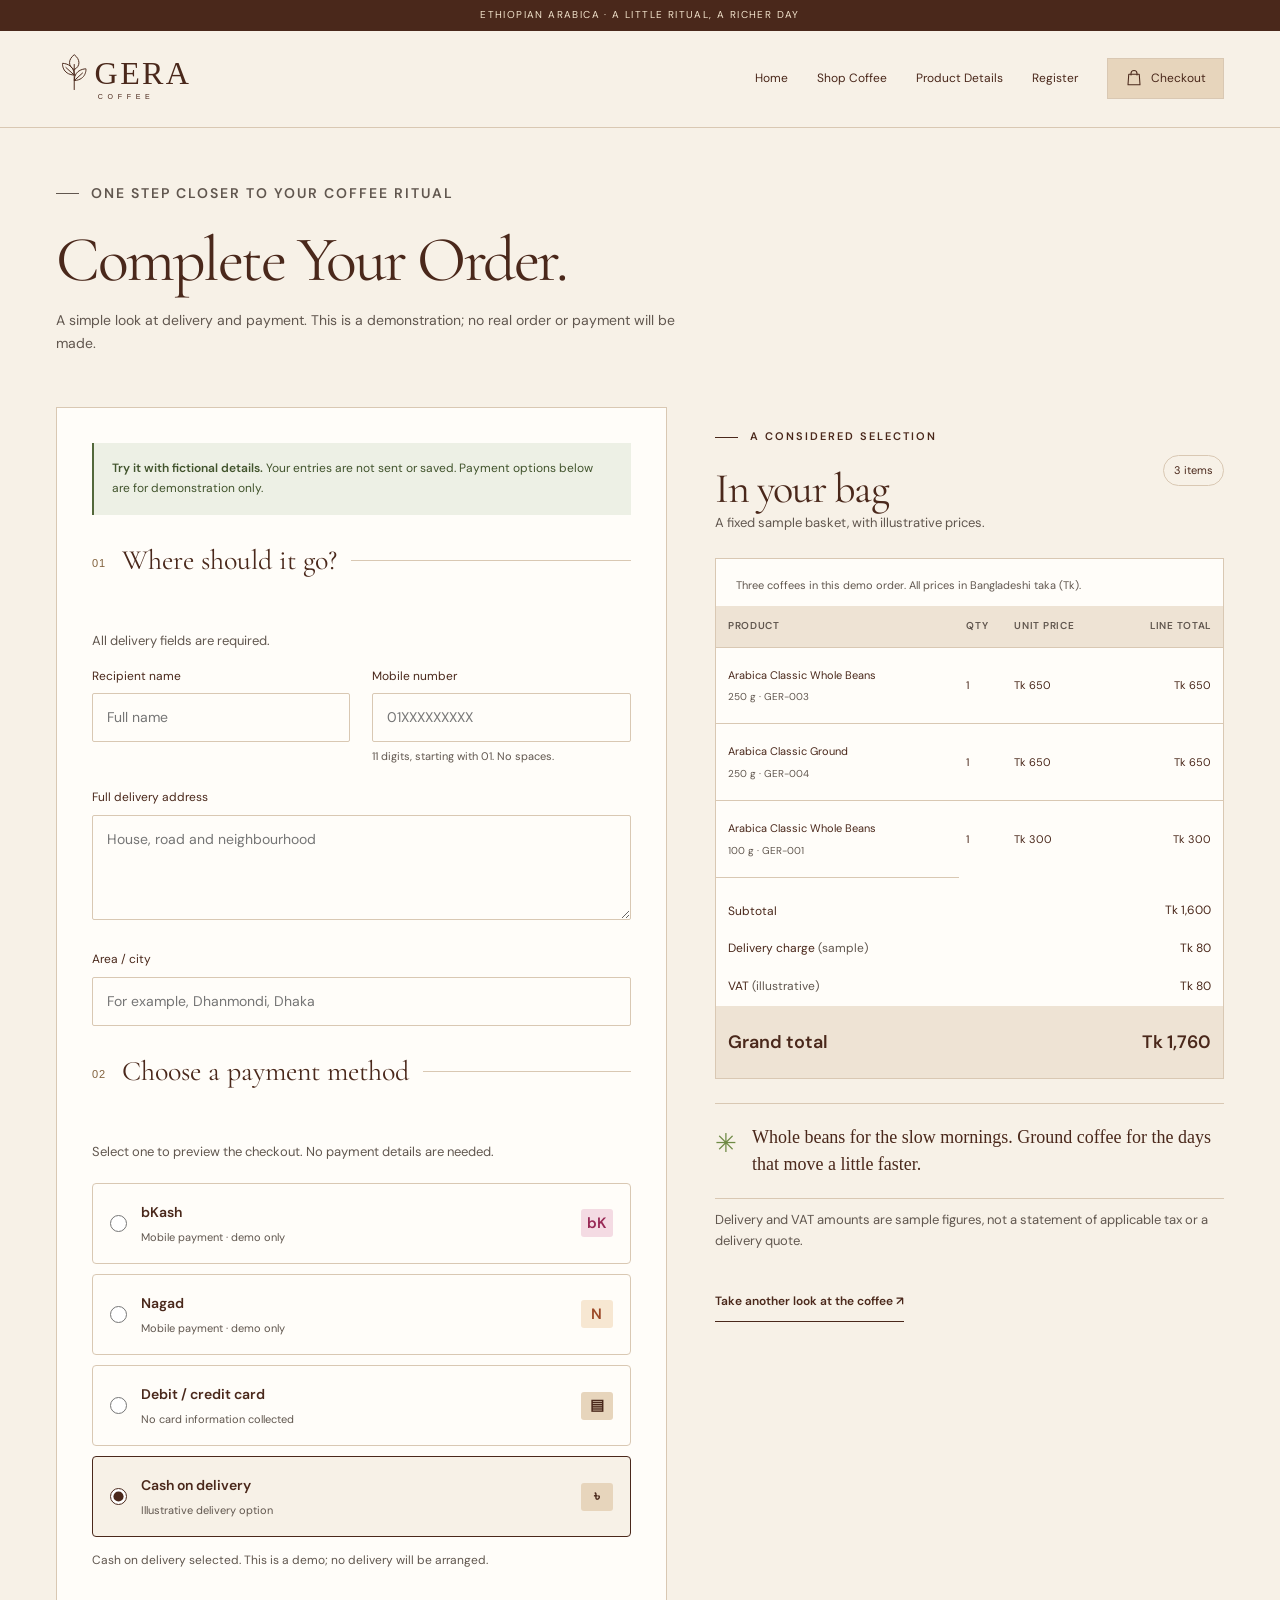
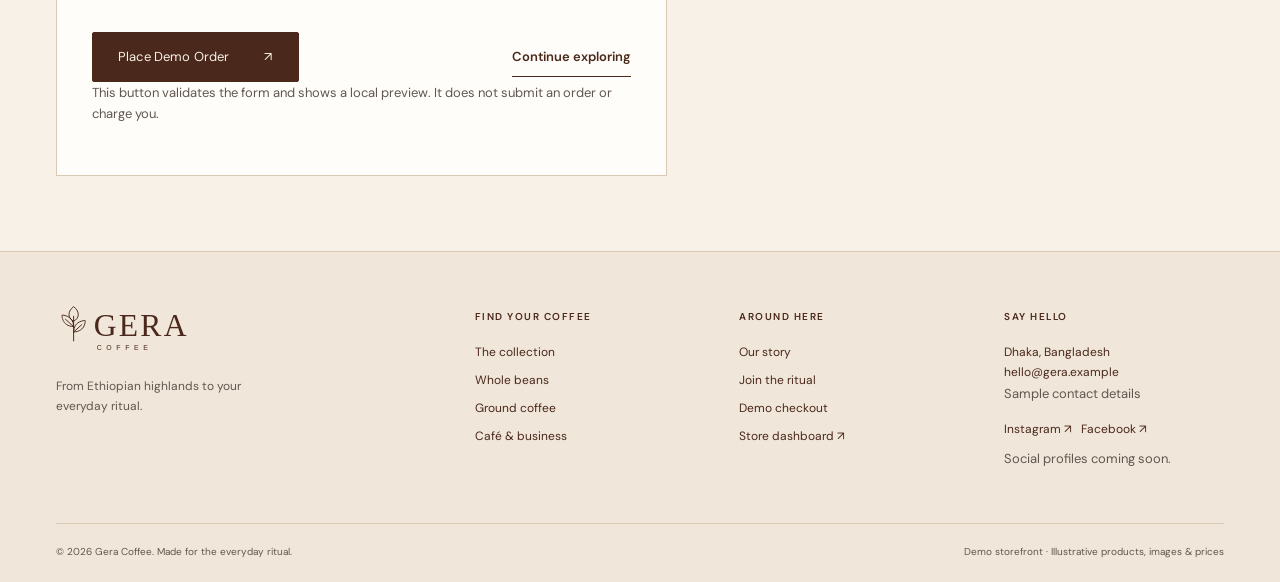
<file: checkout.html>
<!doctype html>
<!-- Group name: [ADD GROUP NAME]. Members: [ADD EVERY NAME AND STUDENT ID]. AI-generated reference; see README.txt. -->
<html lang="en">
  <head>
    <title>Demo Checkout — Gera Coffee</title>
    <link rel="stylesheet" href="css/style.css" />
  </head>
  <body>
    <a class="skip-link" href="#main">Skip to content</a>
    <div class="top-note">
      Ethiopian Arabica · A little ritual, a richer day
    </div>
    <header class="site-header">
      <div class="container header-inner">
        <a class="brand" href="index.html" aria-label="Gera Coffee home"
          ><img
            src="images/gera-coffee-logo.svg"
            width="143"
            height="58"
            alt="Gera Coffee demo logo"
        /></a>
        <button
          class="menu-toggle"
          type="button"
          aria-expanded="false"
          aria-controls="main-navigation"
        >
          Menu
          <svg class="icon" viewBox="0 0 24 24" aria-hidden="true">
            <path d="M3 6h18M3 12h18M3 18h18" />
          </svg>
        </button>
        <nav id="main-navigation" class="main-nav" aria-label="Main navigation">
          <a href="index.html">Home</a><a href="catalog.html">Shop Coffee</a
          ><a href="product-details.html">Product Details</a
          ><a href="register.html">Register</a
          ><a href="checkout.html" aria-current="page" class="nav-checkout"
            ><svg class="icon" viewBox="0 0 24 24" aria-hidden="true">
              <path d="M5 7h14l1 14H4L5 7Z" />
              <path d="M8 8V6a4 4 0 0 1 8 0v2" /></svg
            >Checkout</a
          >
        </nav>
      </div>
    </header>
    <main id="main">
      <section class="page-intro container" aria-labelledby="checkout-heading">
        <p class="eyebrow">One step closer to your coffee ritual</p>
        <h1 id="checkout-heading">Complete Your Order.</h1>
        <p>
          A simple look at delivery and payment. This is a demonstration; no
          real order or payment will be made.
        </p>
      </section>

      <div class="container form-layout checkout-layout">
        <form
          id="checkout-form"
          class="form-panel"
          action="#"
          method="post"
          autocomplete="off"
          aria-describedby="checkout-demo"
        >
          <p id="checkout-demo" class="notice">
            <strong>Try it with fictional details.</strong> Your entries are not
            sent or saved. Payment options below are for demonstration only.
          </p>
          <fieldset>
            <legend>
              <span class="form-step" aria-hidden="true">01</span> Where should
              it go?
            </legend>
            <p class="small muted">All delivery fields are required.</p>
            <div class="form-grid">
              <div class="field">
                <label for="checkout-name">Recipient name</label>
                <input
                  id="checkout-name"
                  name="recipient_name"
                  type="text"
                  required
                  minlength="2"
                  maxlength="100"
                  placeholder="Full name"
                />
              </div>
              <div class="field">
                <label for="checkout-phone">Mobile number</label>
                <input
                  id="checkout-phone"
                  name="phone"
                  type="tel"
                  inputmode="numeric"
                  pattern="01[0-9]{9}"
                  maxlength="11"
                  required
                  placeholder="01XXXXXXXXX"
                  aria-describedby="checkout-phone-hint"
                />
                <small id="checkout-phone-hint" class="field-hint"
                  >11 digits, starting with 01. No spaces.</small
                >
              </div>
              <div class="field field-full">
                <label for="checkout-address">Full delivery address</label>
                <textarea
                  id="checkout-address"
                  name="delivery_address"
                  rows="3"
                  required
                  minlength="10"
                  maxlength="500"
                  placeholder="House, road and neighbourhood"
                ></textarea>
              </div>
              <div class="field field-full">
                <label for="checkout-city">Area / city</label>
                <input
                  id="checkout-city"
                  name="city"
                  type="text"
                  required
                  minlength="2"
                  maxlength="100"
                  placeholder="For example, Dhanmondi, Dhaka"
                />
              </div>
            </div>
          </fieldset>

          <fieldset>
            <legend>
              <span class="form-step" aria-hidden="true">02</span> Choose a
              payment method
            </legend>
            <p class="small muted">
              Select one to preview the checkout. No payment details are needed.
            </p>
            <div class="payment-options">
              <label class="payment-option" for="payment-bkash"
                ><input
                  id="payment-bkash"
                  name="payment"
                  type="radio"
                  value="bkash"
                  required
                /><span
                  ><strong>bKash</strong
                  ><small>Mobile payment · demo only</small></span
                ><span
                  class="payment-mark payment-mark-bkash"
                  aria-hidden="true"
                  >bK</span
                ></label
              >
              <label class="payment-option" for="payment-nagad"
                ><input
                  id="payment-nagad"
                  name="payment"
                  type="radio"
                  value="nagad"
                  required
                /><span
                  ><strong>Nagad</strong
                  ><small>Mobile payment · demo only</small></span
                ><span
                  class="payment-mark payment-mark-nagad"
                  aria-hidden="true"
                  >N</span
                ></label
              >
              <label class="payment-option" for="payment-card"
                ><input
                  id="payment-card"
                  name="payment"
                  type="radio"
                  value="card"
                  required
                /><span
                  ><strong>Debit / credit card</strong
                  ><small>No card information collected</small></span
                ><span class="payment-mark" aria-hidden="true">▤</span></label
              >
              <label class="payment-option" for="payment-cash"
                ><input
                  id="payment-cash"
                  name="payment"
                  type="radio"
                  value="cash"
                  required
                  checked
                /><span
                  ><strong>Cash on delivery</strong
                  ><small>Illustrative delivery option</small></span
                ><span class="payment-mark" aria-hidden="true">৳</span></label
              >
            </div>
            <p
              id="payment-help"
              class="field-hint payment-help"
              aria-live="polite"
            >
              Cash on delivery selected. This is a demo; no delivery will be
              arranged.
            </p>
          </fieldset>

          <div class="form-actions checkout-actions">
            <button class="button" type="submit">
              Place Demo Order <span aria-hidden="true">↗</span>
            </button>
            <a class="text-link" href="catalog.html">Continue exploring</a>
          </div>
          <p class="small muted">
            This button validates the form and shows a local preview. It does
            not submit an order or charge you.
          </p>
          <div
            id="checkout-result"
            class="form-result"
            role="status"
            aria-live="polite"
            tabindex="-1"
            hidden
          ></div>
          <noscript
            ><p class="notice">
              JavaScript is disabled. Native field validation still works; the
              local order preview requires JavaScript. This page cannot place a
              real order.
            </p></noscript
          >
        </form>

        <aside class="order-summary" aria-labelledby="order-summary-heading">
          <div class="order-summary-heading">
            <div>
              <p class="eyebrow">A considered selection</p>
              <h2 id="order-summary-heading">In your bag</h2>
            </div>
            <span class="bag-count">3 items</span>
          </div>
          <p class="small muted">
            A fixed sample basket, with illustrative prices.
          </p>
          <div
            class="table-wrap checkout-table-wrap"
            tabindex="0"
            role="region"
            aria-label="Sample order summary"
          >
            <table class="checkout-items">
              <caption>
                Three coffees in this demo order. All prices in Bangladeshi taka
                (Tk).
              </caption>
              <thead>
                <tr>
                  <th scope="col">Product</th>
                  <th scope="col">Qty</th>
                  <th scope="col">Unit price</th>
                  <th scope="col">Line total</th>
                </tr>
              </thead>
              <tbody>
                <tr>
                  <th scope="row">
                    Arabica Classic Whole Beans
                    <span class="order-product-meta">250 g · GER-003</span>
                  </th>
                  <td>1</td>
                  <td>Tk 650</td>
                  <td>Tk 650</td>
                </tr>
                <tr>
                  <th scope="row">
                    Arabica Classic Ground
                    <span class="order-product-meta">250 g · GER-004</span>
                  </th>
                  <td>1</td>
                  <td>Tk 650</td>
                  <td>Tk 650</td>
                </tr>
                <tr>
                  <th scope="row">
                    Arabica Classic Whole Beans
                    <span class="order-product-meta">100 g · GER-001</span>
                  </th>
                  <td>1</td>
                  <td>Tk 300</td>
                  <td>Tk 300</td>
                </tr>
              </tbody>
              <tfoot>
                <tr>
                  <th scope="row" colspan="3">Subtotal</th>
                  <td>Tk 1,600</td>
                </tr>
                <tr>
                  <th scope="row" colspan="3">
                    Delivery charge <span class="muted">(sample)</span>
                  </th>
                  <td>Tk 80</td>
                </tr>
                <tr>
                  <th scope="row" colspan="3">
                    VAT <span class="muted">(illustrative)</span>
                  </th>
                  <td>Tk 80</td>
                </tr>
                <tr class="checkout-total">
                  <th scope="row" colspan="3">Grand total</th>
                  <td>Tk 1,760</td>
                </tr>
              </tfoot>
            </table>
          </div>
          <div class="order-note">
            <span aria-hidden="true">✳</span>
            <p>
              Whole beans for the slow mornings. Ground coffee for the days that
              move a little faster.
            </p>
          </div>
          <p class="small muted">
            Delivery and VAT amounts are sample figures, not a statement of
            applicable tax or a delivery quote.
          </p>
          <a class="text-link" href="product-details.html"
            >Take another look at the coffee
            <span aria-hidden="true">↗</span></a
          >
        </aside>
      </div>
    </main>

    <footer class="site-footer" id="contact">
      <div class="container">
        <div class="footer-grid">
          <div class="footer-brand">
            <a href="index.html"
              ><img
                src="images/gera-coffee-logo.svg"
                alt="Gera Coffee home"
                width="140"
                height="57"
                loading="lazy"
            /></a>
            <p>From Ethiopian highlands to your everyday ritual.</p>
          </div>
          <div>
            <h2>Find your coffee</h2>
            <ul>
              <li><a href="catalog.html">The collection</a></li>
              <li>
                <a href="catalog.html?category=Whole%20beans">Whole beans</a>
              </li>
              <li>
                <a href="catalog.html?category=Ground%20coffee"
                  >Ground coffee</a
                >
              </li>
              <li>
                <a href="catalog.html?category=Caf%C3%A9%2Fbusiness%20pack"
                  >Café &amp; business</a
                >
              </li>
            </ul>
          </div>
          <div>
            <h2>Around here</h2>
            <ul>
              <li><a href="index.html#our-story">Our story</a></li>
              <li><a href="register.html">Join the ritual</a></li>
              <li><a href="checkout.html">Demo checkout</a></li>
              <li><a href="admin.html">Store dashboard ↗</a></li>
            </ul>
          </div>
          <div>
            <h2>Say hello</h2>
            <address>
              Dhaka, Bangladesh<br /><a href="mailto:hello@gera.example"
                >hello@gera.example</a
              >
            </address>
            <p class="small muted">Sample contact details</p>
            <ul>
              <li>
                <a href="#social-note" data-social="Instagram">Instagram ↗</a>
                &nbsp;
                <a href="#social-note" data-social="Facebook">Facebook ↗</a>
              </li>
            </ul>
            <p class="small muted" id="social-note">
              Social profiles coming soon.
            </p>
          </div>
        </div>
        <div class="footer-bottom">
          <span>© 2026 Gera Coffee. Made for the everyday ritual.</span
          ><span
            >Demo storefront · Illustrative products, images &amp; prices</span
          >
        </div>
      </div>
    </footer>
    <div class="toast" role="status" aria-live="polite" hidden></div>
  </body>
</html>
</file>
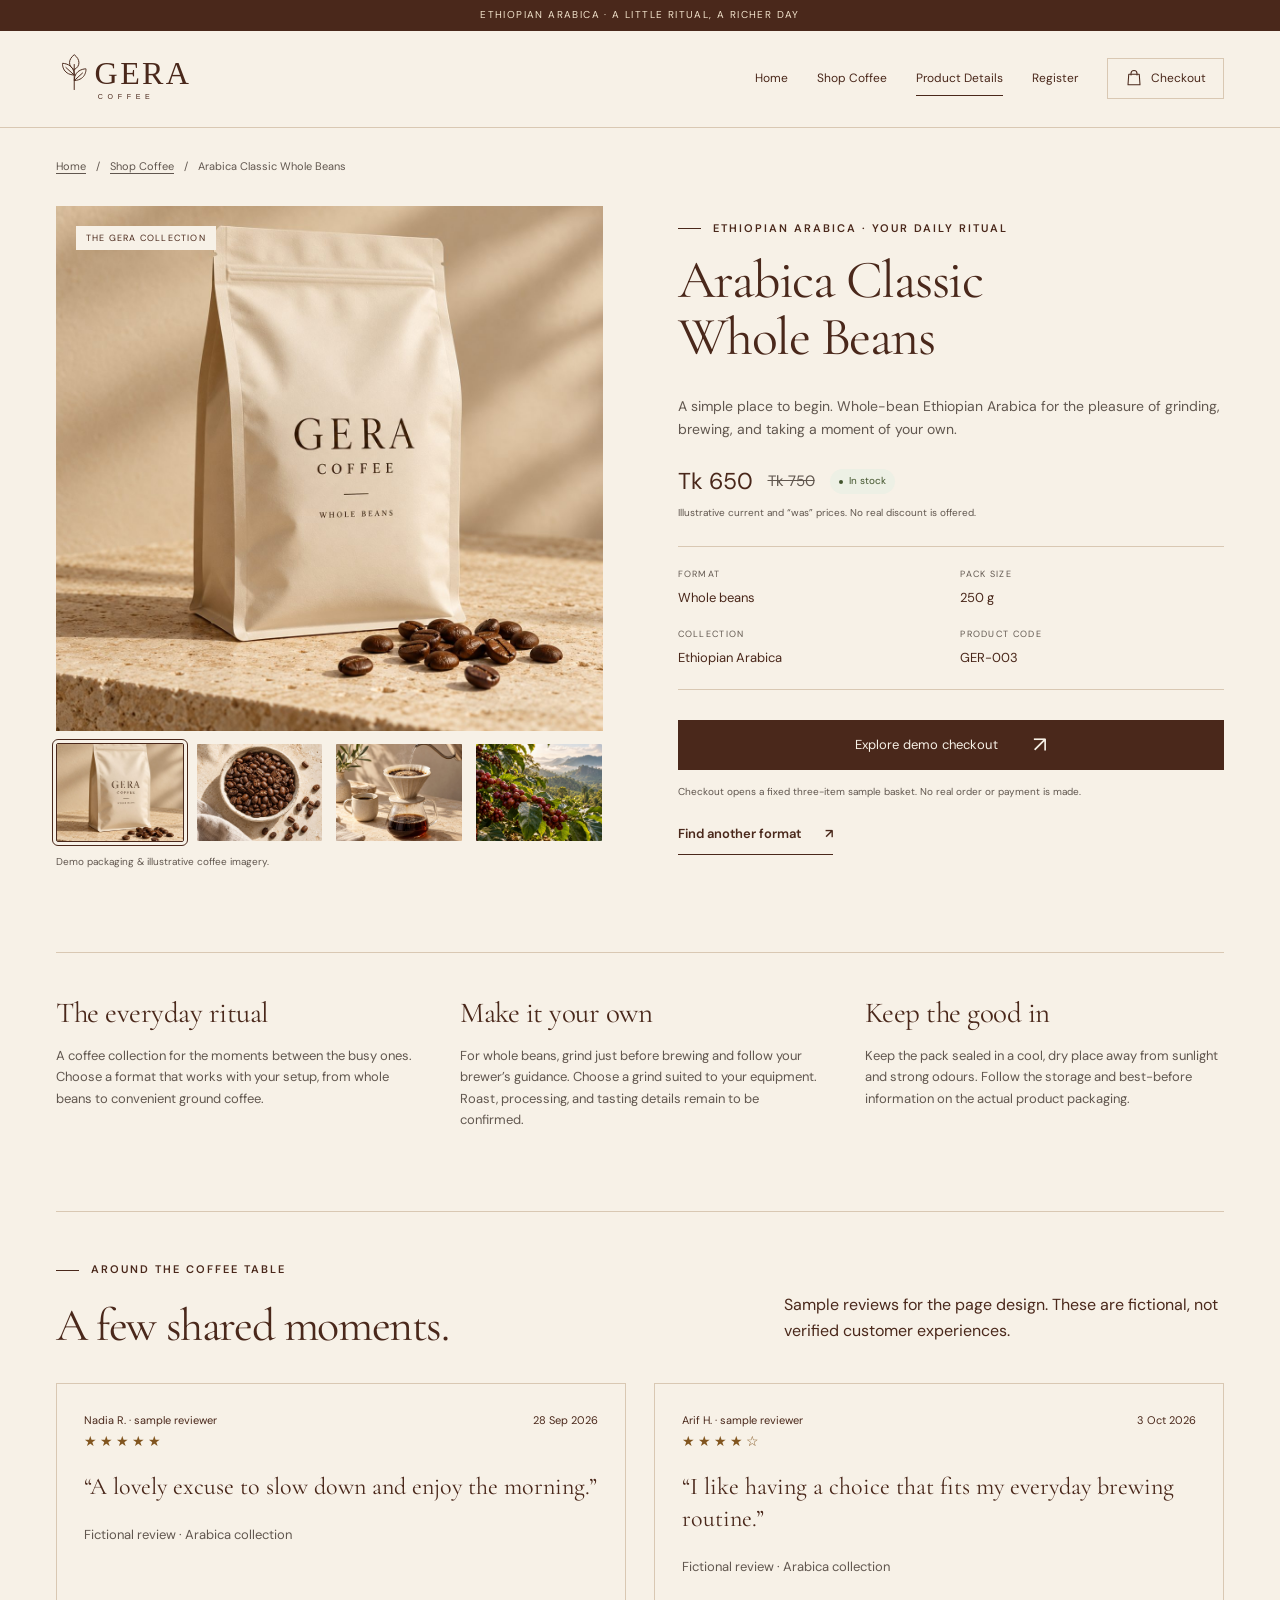
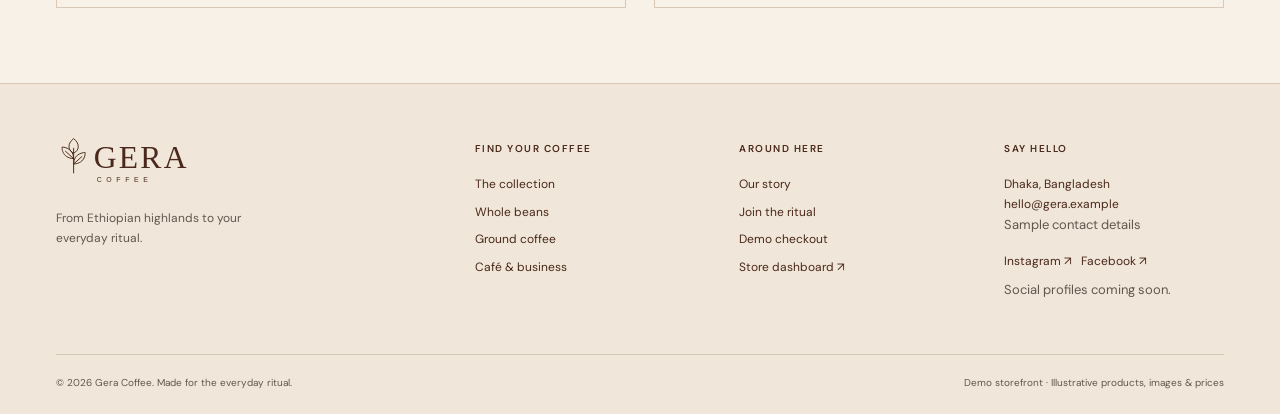
<file: product-details.html>
<!doctype html>
<!-- Group name: [ADD GROUP NAME]. Members: [ADD EVERY NAME AND STUDENT ID]. AI-generated reference; see README.txt. -->
<html lang="en">
  <head>
    <title>Arabica Classic Whole Beans 250 g — Gera Coffee</title>
    <link rel="stylesheet" href="css/style.css" />
  </head>
  <body>
    <a class="skip-link" href="#main">Skip to content</a>
    <div class="top-note">
      Ethiopian Arabica · A little ritual, a richer day
    </div>
    <header class="site-header">
      <div class="container header-inner">
        <a class="brand" href="index.html" aria-label="Gera Coffee home"
          ><img
            src="images/gera-coffee-logo.svg"
            width="143"
            height="58"
            alt="Gera Coffee demo logo"
        /></a>
        <button
          class="menu-toggle"
          type="button"
          aria-expanded="false"
          aria-controls="main-navigation"
        >
          Menu
          <svg class="icon" viewBox="0 0 24 24" aria-hidden="true">
            <path d="M3 6h18M3 12h18M3 18h18" />
          </svg>
        </button>
        <nav id="main-navigation" class="main-nav" aria-label="Main navigation">
          <a href="index.html">Home</a><a href="catalog.html">Shop Coffee</a
          ><a href="product-details.html" aria-current="page">Product Details</a
          ><a href="register.html">Register</a
          ><a href="checkout.html" class="nav-checkout"
            ><svg class="icon" viewBox="0 0 24 24" aria-hidden="true">
              <path d="M5 7h14l1 14H4L5 7Z" />
              <path d="M8 8V6a4 4 0 0 1 8 0v2" /></svg
            >Checkout</a
          >
        </nav>
      </div>
    </header>
    <main id="main">
      <div class="container">
        <nav class="breadcrumb" aria-label="Breadcrumb">
          <a href="index.html">Home</a><span aria-hidden="true">/</span
          ><a href="catalog.html">Shop Coffee</a
          ><span aria-hidden="true">/</span
          ><span id="product-breadcrumb">Arabica Classic Whole Beans</span>
        </nav>
        <section class="product-layout" aria-labelledby="product-title">
          <div>
            <div class="gallery-main">
              <img
                id="product-main-image"
                src="images/coffee-01.jpg"
                alt="Ivory Gera Coffee whole-bean demo pouch on a warm studio background"
                width="1200"
                height="1200"
                fetchpriority="high"
              /><span class="product-badge">The Gera collection</span>
            </div>
            <div
              class="thumbnail-list"
              role="group"
              aria-label="Choose product image"
            >
              <button
                type="button"
                class="thumbnail"
                data-image="images/coffee-01.jpg"
                aria-pressed="true"
                aria-label="View demo packaging"
              >
                <img
                  src="images/coffee-01.jpg"
                  alt="Ivory Gera Coffee whole-bean demo pouch on a warm studio background"
                  width="1200"
                  height="1200"
                /></button
              ><button
                type="button"
                class="thumbnail"
                data-image="images/coffee-05.jpg"
                aria-pressed="false"
                aria-label="View whole coffee beans"
              >
                <img
                  src="images/coffee-05.jpg"
                  alt="Roasted whole coffee beans in a warm natural setting"
                  width="1200"
                  height="1200"
                /></button
              ><button
                type="button"
                class="thumbnail"
                data-image="images/coffee-07.jpg"
                aria-pressed="false"
                aria-label="View brewing inspiration"
              >
                <img
                  src="images/coffee-07.jpg"
                  alt="A slow pour-over coffee brewing ritual"
                  width="1200"
                  height="1200"
                /></button
              ><button
                type="button"
                class="thumbnail"
                data-image="images/coffee-04.jpg"
                aria-pressed="false"
                aria-label="View origin-inspired scene"
              >
                <img
                  src="images/coffee-04.jpg"
                  alt="Coffee plant and origin-inspired botanical scene"
                  width="1200"
                  height="1200"
                />
              </button>
            </div>
            <p class="gallery-note">
              Demo packaging &amp; illustrative coffee imagery.
            </p>
          </div>
          <div class="product-info">
            <span class="eyebrow">Ethiopian Arabica · Your daily ritual</span>
            <h1 id="product-title">Arabica Classic<br />Whole Beans</h1>
            <p class="muted" id="product-description">
              A simple place to begin. Whole-bean Ethiopian Arabica for the
              pleasure of grinding, brewing, and taking a moment of your own.
            </p>
            <div class="product-price">
              <span id="product-price">Tk 650</span
              ><del id="product-original-price">Tk 750</del
              ><span id="product-stock" class="status">In stock</span>
            </div>
            <p class="price-note">
              Illustrative current and “was” prices. No real discount is
              offered.
            </p>
            <dl class="spec-list">
              <div>
                <dt>Format</dt>
                <dd id="product-format">Whole beans</dd>
              </div>
              <div>
                <dt>Pack size</dt>
                <dd id="product-size">250 g</dd>
              </div>
              <div>
                <dt>Collection</dt>
                <dd>Ethiopian Arabica</dd>
              </div>
              <div>
                <dt>Product code</dt>
                <dd id="product-sku">GER-003</dd>
              </div>
            </dl>
            <a class="button" href="checkout.html"
              >Explore demo checkout
              <span class="arrow" aria-hidden="true">↗</span></a
            >
            <p class="product-disclosure">
              Checkout opens a fixed three-item sample basket. No real order or
              payment is made.
            </p>
            <a class="text-link" href="catalog.html"
              >Find another format <span aria-hidden="true">↗</span></a
            >
          </div>
        </section>
        <section class="detail-panels" aria-label="About this coffee">
          <article>
            <h2>The everyday ritual</h2>
            <p>
              A coffee collection for the moments between the busy ones. Choose
              a format that works with your setup, from whole beans to
              convenient ground coffee.
            </p>
          </article>
          <article>
            <h2>Make it your own</h2>
            <p>
              For whole beans, grind just before brewing and follow your
              brewer’s guidance. Choose a grind suited to your equipment. Roast,
              processing, and tasting details remain to be confirmed.
            </p>
          </article>
          <article>
            <h2>Keep the good in</h2>
            <p>
              Keep the pack sealed in a cool, dry place away from sunlight and
              strong odours. Follow the storage and best-before information on
              the actual product packaging.
            </p>
          </article>
        </section>
        <section class="reviews" aria-labelledby="reviews-title">
          <div class="section-heading">
            <div>
              <span class="eyebrow">Around the coffee table</span>
              <h2 id="reviews-title">A few shared moments.</h2>
            </div>
            <p>
              Sample reviews for the page design. These are fictional, not
              verified customer experiences.
            </p>
          </div>
          <div class="review-grid">
            <article class="review-card">
              <div class="review-meta">
                <h3>Nadia R. · sample reviewer</h3>
                <time datetime="2026-09-28">28 Sep 2026</time>
              </div>
              <p class="review-stars" role="img" aria-label="5 out of 5 stars">
                ★★★★★
              </p>
              <blockquote>
                “A lovely excuse to slow down and enjoy the morning.”
              </blockquote>
              <span class="small muted"
                >Fictional review · Arabica collection</span
              >
            </article>
            <article class="review-card">
              <div class="review-meta">
                <h3>Arif H. · sample reviewer</h3>
                <time datetime="2026-10-03">3 Oct 2026</time>
              </div>
              <p class="review-stars" role="img" aria-label="4 out of 5 stars">
                ★★★★☆
              </p>
              <blockquote>
                “I like having a choice that fits my everyday brewing routine.”
              </blockquote>
              <span class="small muted"
                >Fictional review · Arabica collection</span
              >
            </article>
          </div>
        </section>
      </div>
    </main>
    <footer class="site-footer" id="contact">
      <div class="container">
        <div class="footer-grid">
          <div class="footer-brand">
            <a href="index.html"
              ><img
                src="images/gera-coffee-logo.svg"
                alt="Gera Coffee home"
                width="140"
                height="57"
                loading="lazy"
            /></a>
            <p>From Ethiopian highlands to your everyday ritual.</p>
          </div>
          <div>
            <h2>Find your coffee</h2>
            <ul>
              <li><a href="catalog.html">The collection</a></li>
              <li>
                <a href="catalog.html?category=Whole%20beans">Whole beans</a>
              </li>
              <li>
                <a href="catalog.html?category=Ground%20coffee"
                  >Ground coffee</a
                >
              </li>
              <li>
                <a href="catalog.html?category=Caf%C3%A9%2Fbusiness%20pack"
                  >Café &amp; business</a
                >
              </li>
            </ul>
          </div>
          <div>
            <h2>Around here</h2>
            <ul>
              <li><a href="index.html#our-story">Our story</a></li>
              <li><a href="register.html">Join the ritual</a></li>
              <li><a href="checkout.html">Demo checkout</a></li>
              <li><a href="admin.html">Store dashboard ↗</a></li>
            </ul>
          </div>
          <div>
            <h2>Say hello</h2>
            <address>
              Dhaka, Bangladesh<br /><a href="mailto:hello@gera.example"
                >hello@gera.example</a
              >
            </address>
            <p class="small muted">Sample contact details</p>
            <ul>
              <li>
                <a href="#social-note" data-social="Instagram">Instagram ↗</a>
                &nbsp;
                <a href="#social-note" data-social="Facebook">Facebook ↗</a>
              </li>
            </ul>
            <p class="small muted" id="social-note">
              Social profiles coming soon.
            </p>
          </div>
        </div>
        <div class="footer-bottom">
          <span>© 2026 Gera Coffee. Made for the everyday ritual.</span
          ><span
            >Demo storefront · Illustrative products, images &amp; prices</span
          >
        </div>
      </div>
    </footer>
    <div class="toast" role="status" aria-live="polite" hidden></div>
  </body>
</html>
</file>
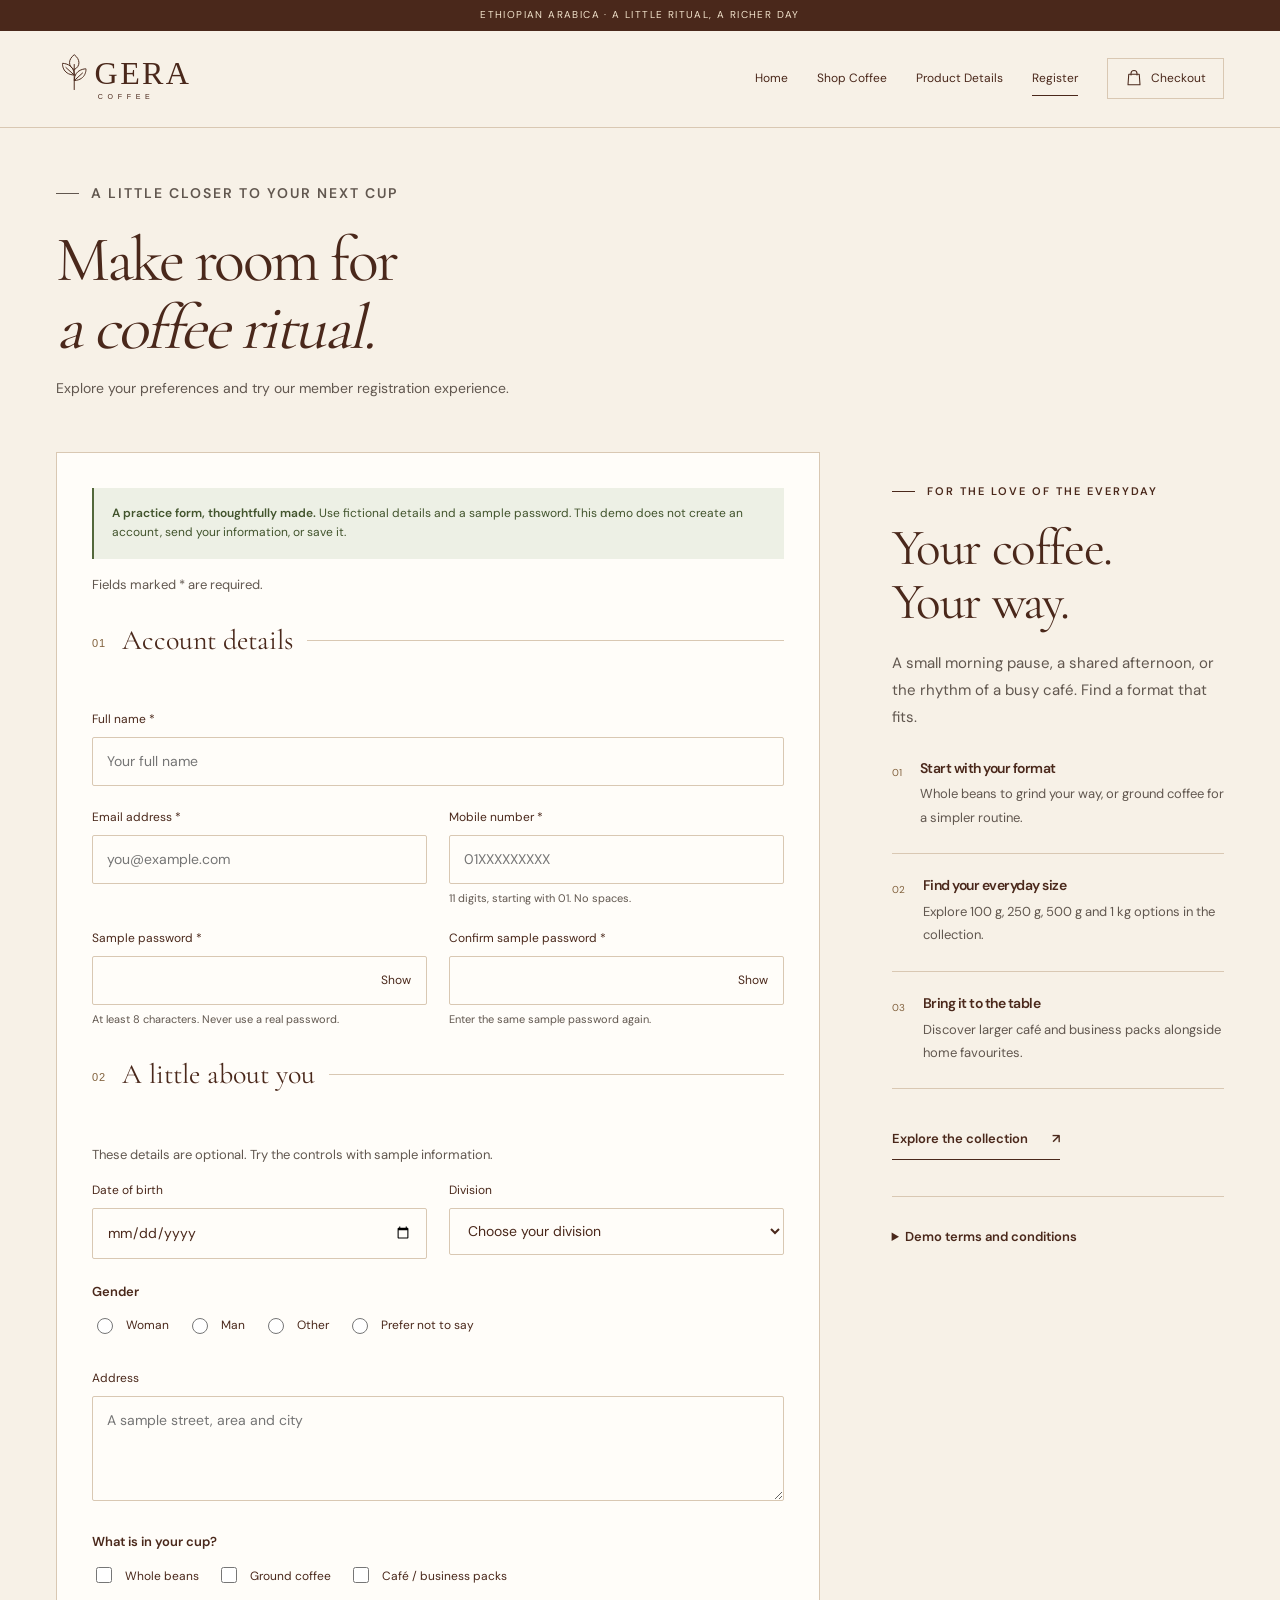
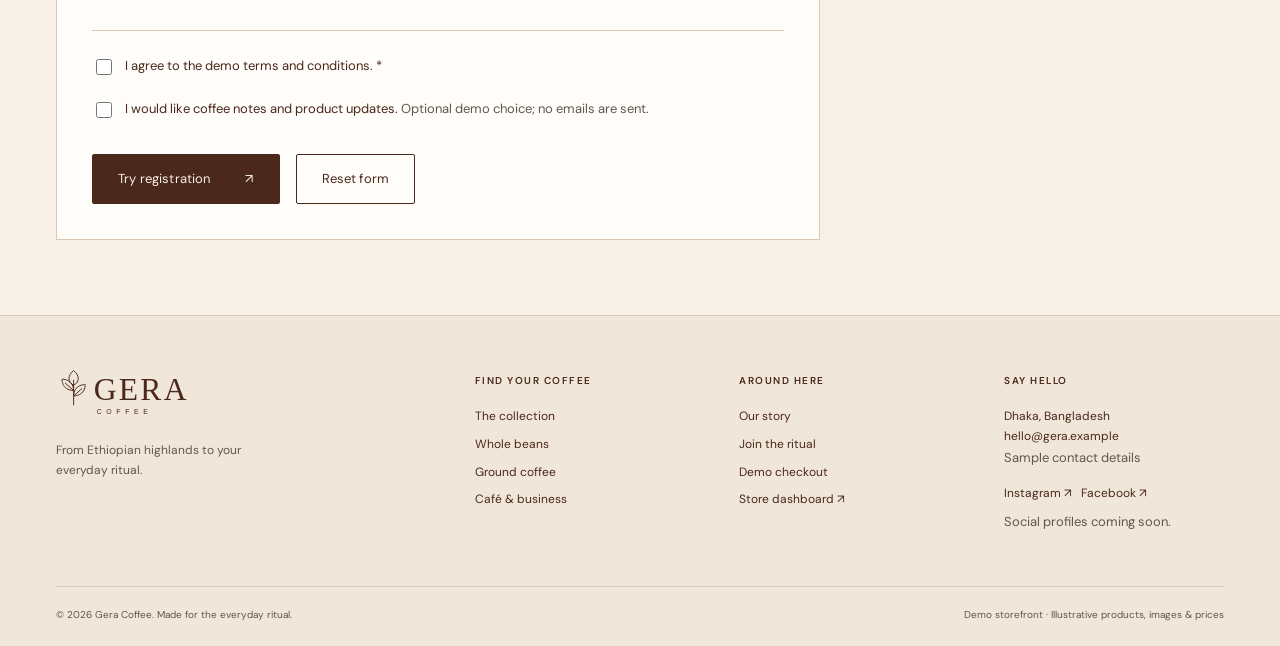
<file: register.html>
<!doctype html>
<!-- Group name: [ADD GROUP NAME]. Members: [ADD EVERY NAME AND STUDENT ID]. AI-generated reference; see README.txt. -->
<html lang="en">
  <head>
    <title>Join the Coffee Ritual — Gera Coffee Demo Registration</title>
    <link rel="stylesheet" href="css/style.css" />
  </head>
  <body>
    <a class="skip-link" href="#main">Skip to content</a>
    <div class="top-note">
      Ethiopian Arabica · A little ritual, a richer day
    </div>
    <header class="site-header">
      <div class="container header-inner">
        <a class="brand" href="index.html" aria-label="Gera Coffee home"
          ><img
            src="images/gera-coffee-logo.svg"
            width="143"
            height="58"
            alt="Gera Coffee demo logo"
        /></a>
        <button
          class="menu-toggle"
          type="button"
          aria-expanded="false"
          aria-controls="main-navigation"
        >
          Menu
          <svg class="icon" viewBox="0 0 24 24" aria-hidden="true">
            <path d="M3 6h18M3 12h18M3 18h18" />
          </svg>
        </button>
        <nav id="main-navigation" class="main-nav" aria-label="Main navigation">
          <a href="index.html">Home</a><a href="catalog.html">Shop Coffee</a
          ><a href="product-details.html">Product Details</a
          ><a href="register.html" aria-current="page">Register</a
          ><a href="checkout.html" class="nav-checkout"
            ><svg class="icon" viewBox="0 0 24 24" aria-hidden="true">
              <path d="M5 7h14l1 14H4L5 7Z" />
              <path d="M8 8V6a4 4 0 0 1 8 0v2" /></svg
            >Checkout</a
          >
        </nav>
      </div>
    </header>
    <main id="main">
      <section class="page-intro container" aria-labelledby="register-heading">
        <p class="eyebrow">A little closer to your next cup</p>
        <h1 id="register-heading">
          Make room for<br /><em>a coffee ritual.</em>
        </h1>
        <p>
          Explore your preferences and try our member registration experience.
        </p>
      </section>

      <div class="container form-layout registration-layout">
        <form
          id="register-form"
          class="form-panel"
          action="#"
          method="post"
          autocomplete="off"
          aria-describedby="register-demo"
        >
          <p id="register-demo" class="notice">
            <strong>A practice form, thoughtfully made.</strong> Use fictional
            details and a sample password. This demo does not create an account,
            send your information, or save it.
          </p>
          <p class="small muted">
            Fields marked <span aria-hidden="true">*</span> are required.
          </p>

          <fieldset>
            <legend>
              <span class="form-step" aria-hidden="true">01</span> Account
              details
            </legend>
            <div class="form-grid">
              <div class="field field-full">
                <label for="register-name"
                  >Full name <span aria-hidden="true">*</span></label
                >
                <input
                  id="register-name"
                  name="full_name"
                  type="text"
                  placeholder="Your full name"
                  required
                  minlength="2"
                  maxlength="100"
                />
              </div>
              <div class="field">
                <label for="register-email"
                  >Email address <span aria-hidden="true">*</span></label
                >
                <input
                  id="register-email"
                  name="email"
                  type="email"
                  placeholder="you@example.com"
                  required
                  maxlength="150"
                />
              </div>
              <div class="field">
                <label for="register-phone"
                  >Mobile number <span aria-hidden="true">*</span></label
                >
                <input
                  id="register-phone"
                  name="phone"
                  type="tel"
                  inputmode="numeric"
                  pattern="01[0-9]{9}"
                  maxlength="11"
                  placeholder="01XXXXXXXXX"
                  required
                  aria-describedby="register-phone-hint"
                />
                <small id="register-phone-hint" class="field-hint"
                  >11 digits, starting with 01. No spaces.</small
                >
              </div>
              <div class="field">
                <label for="register-password"
                  >Sample password <span aria-hidden="true">*</span></label
                >
                <div class="password-field">
                  <input
                    id="register-password"
                    name="password"
                    type="password"
                    minlength="8"
                    maxlength="128"
                    required
                    aria-describedby="register-password-hint"
                  />
                  <button
                    class="password-toggle"
                    type="button"
                    data-toggle-password="register-password"
                    aria-label="Show sample password"
                    aria-pressed="false"
                  >
                    Show
                  </button>
                </div>
                <small id="register-password-hint" class="field-hint"
                  >At least 8 characters. Never use a real password.</small
                >
              </div>
              <div class="field">
                <label for="register-confirm-password"
                  >Confirm sample password
                  <span aria-hidden="true">*</span></label
                >
                <div class="password-field">
                  <input
                    id="register-confirm-password"
                    name="confirm_password"
                    type="password"
                    minlength="8"
                    maxlength="128"
                    required
                    aria-describedby="register-confirm-hint"
                  />
                  <button
                    class="password-toggle"
                    type="button"
                    data-toggle-password="register-confirm-password"
                    aria-label="Show confirmed sample password"
                    aria-pressed="false"
                  >
                    Show
                  </button>
                </div>
                <small id="register-confirm-hint" class="field-hint"
                  >Enter the same sample password again.</small
                >
              </div>
            </div>
          </fieldset>

          <fieldset>
            <legend>
              <span class="form-step" aria-hidden="true">02</span> A little
              about you
            </legend>
            <p class="small muted">
              These details are optional. Try the controls with sample
              information.
            </p>
            <div class="form-grid">
              <div class="field">
                <label for="register-birthday">Date of birth</label>
                <input
                  id="register-birthday"
                  name="date_of_birth"
                  type="date"
                />
              </div>
              <div class="field">
                <label for="register-division">Division</label>
                <select id="register-division" name="division">
                  <option value="">Choose your division</option>
                  <option value="Barishal">Barishal</option>
                  <option value="Chattogram">Chattogram</option>
                  <option value="Dhaka">Dhaka</option>
                  <option value="Khulna">Khulna</option>
                  <option value="Mymensingh">Mymensingh</option>
                  <option value="Rajshahi">Rajshahi</option>
                  <option value="Rangpur">Rangpur</option>
                  <option value="Sylhet">Sylhet</option>
                </select>
              </div>
              <div
                class="field field-full"
                role="group"
                aria-labelledby="register-gender-label"
              >
                <span id="register-gender-label" class="field-heading"
                  >Gender</span
                >
                <div class="choice-row">
                  <label class="check-label" for="gender-woman"
                    ><input
                      id="gender-woman"
                      name="gender"
                      type="radio"
                      value="woman"
                    />
                    Woman</label
                  >
                  <label class="check-label" for="gender-man"
                    ><input
                      id="gender-man"
                      name="gender"
                      type="radio"
                      value="man"
                    />
                    Man</label
                  >
                  <label class="check-label" for="gender-other"
                    ><input
                      id="gender-other"
                      name="gender"
                      type="radio"
                      value="other"
                    />
                    Other</label
                  >
                  <label class="check-label" for="gender-private"
                    ><input
                      id="gender-private"
                      name="gender"
                      type="radio"
                      value="prefer-not-to-say"
                    />
                    Prefer not to say</label
                  >
                </div>
              </div>
              <div class="field field-full">
                <label for="register-address">Address</label>
                <textarea
                  id="register-address"
                  name="address"
                  rows="3"
                  maxlength="500"
                  placeholder="A sample street, area and city"
                ></textarea>
              </div>
              <div
                class="field field-full"
                role="group"
                aria-labelledby="register-interests-label"
              >
                <span id="register-interests-label" class="field-heading"
                  >What is in your cup?</span
                >
                <div class="choice-row">
                  <label class="check-label" for="interest-whole"
                    ><input
                      id="interest-whole"
                      name="interest_whole_beans"
                      type="checkbox"
                      value="whole-beans"
                    />
                    Whole beans</label
                  >
                  <label class="check-label" for="interest-ground"
                    ><input
                      id="interest-ground"
                      name="interest_ground_coffee"
                      type="checkbox"
                      value="ground-coffee"
                    />
                    Ground coffee</label
                  >
                  <label class="check-label" for="interest-cafe"
                    ><input
                      id="interest-cafe"
                      name="interest_cafe_packs"
                      type="checkbox"
                      value="cafe-packs"
                    />
                    Café / business packs</label
                  >
                </div>
              </div>
            </div>
          </fieldset>

          <div class="agreement-stack">
            <label class="check-label" for="register-terms"
              ><input
                id="register-terms"
                name="terms"
                type="checkbox"
                required
              />
              <span
                >I agree to the
                <a href="#demo-terms">demo terms and conditions</a>.
                <span aria-hidden="true">*</span></span
              ></label
            >
            <label class="check-label" for="register-newsletter"
              ><input
                id="register-newsletter"
                name="newsletter"
                type="checkbox"
              />
              <span
                >I would like coffee notes and product updates.
                <span class="muted"
                  >Optional demo choice; no emails are sent.</span
                ></span
              ></label
            >
          </div>
          <div class="form-actions">
            <button class="button" type="submit">
              Try registration <span aria-hidden="true">↗</span>
            </button>
            <button class="button button-secondary" type="reset">
              Reset form
            </button>
          </div>
          <div
            id="register-result"
            class="form-result"
            role="status"
            aria-live="polite"
            tabindex="-1"
            hidden
          ></div>
          <noscript
            ><p class="notice">
              JavaScript is disabled. You can explore the controls and native
              validation, but the demo preview and password-match check require
              JavaScript. No real account will be created.
            </p></noscript
          >
        </form>

        <aside class="form-aside" aria-labelledby="registration-aside-title">
          <p class="eyebrow">For the love of the everyday</p>
          <h2 id="registration-aside-title">Your coffee.<br />Your way.</h2>
          <p>
            A small morning pause, a shared afternoon, or the rhythm of a busy
            café. Find a format that fits.
          </p>
          <ul class="ritual-list">
            <li>
              <span aria-hidden="true">01</span>
              <div>
                <h3>Start with your format</h3>
                <p>
                  Whole beans to grind your way, or ground coffee for a simpler
                  routine.
                </p>
              </div>
            </li>
            <li>
              <span aria-hidden="true">02</span>
              <div>
                <h3>Find your everyday size</h3>
                <p>
                  Explore 100 g, 250 g, 500 g and 1 kg options in the
                  collection.
                </p>
              </div>
            </li>
            <li>
              <span aria-hidden="true">03</span>
              <div>
                <h3>Bring it to the table</h3>
                <p>
                  Discover larger café and business packs alongside home
                  favourites.
                </p>
              </div>
            </li>
          </ul>
          <a class="text-link" href="catalog.html"
            >Explore the collection <span aria-hidden="true">↗</span></a
          >
          <details id="demo-terms" class="demo-terms">
            <summary>Demo terms and conditions</summary>
            <p>
              This educational storefront is an interactive reference.
              Registration does not create an account or subscribe you to a
              newsletter. Use fictional information only. Form values stay in
              the current page and are not saved by this website.
            </p>
          </details>
        </aside>
      </div>
    </main>

    <footer class="site-footer" id="contact">
      <div class="container">
        <div class="footer-grid">
          <div class="footer-brand">
            <a href="index.html"
              ><img
                src="images/gera-coffee-logo.svg"
                alt="Gera Coffee home"
                width="140"
                height="57"
                loading="lazy"
            /></a>
            <p>From Ethiopian highlands to your everyday ritual.</p>
          </div>
          <div>
            <h2>Find your coffee</h2>
            <ul>
              <li><a href="catalog.html">The collection</a></li>
              <li>
                <a href="catalog.html?category=Whole%20beans">Whole beans</a>
              </li>
              <li>
                <a href="catalog.html?category=Ground%20coffee"
                  >Ground coffee</a
                >
              </li>
              <li>
                <a href="catalog.html?category=Caf%C3%A9%2Fbusiness%20pack"
                  >Café &amp; business</a
                >
              </li>
            </ul>
          </div>
          <div>
            <h2>Around here</h2>
            <ul>
              <li><a href="index.html#our-story">Our story</a></li>
              <li><a href="register.html">Join the ritual</a></li>
              <li><a href="checkout.html">Demo checkout</a></li>
              <li><a href="admin.html">Store dashboard ↗</a></li>
            </ul>
          </div>
          <div>
            <h2>Say hello</h2>
            <address>
              Dhaka, Bangladesh<br /><a href="mailto:hello@gera.example"
                >hello@gera.example</a
              >
            </address>
            <p class="small muted">Sample contact details</p>
            <ul>
              <li>
                <a href="#social-note" data-social="Instagram">Instagram ↗</a>
                &nbsp;
                <a href="#social-note" data-social="Facebook">Facebook ↗</a>
              </li>
            </ul>
            <p class="small muted" id="social-note">
              Social profiles coming soon.
            </p>
          </div>
        </div>
        <div class="footer-bottom">
          <span>© 2026 Gera Coffee. Made for the everyday ritual.</span
          ><span
            >Demo storefront · Illustrative products, images &amp; prices</span
          >
        </div>
      </div>
    </footer>
    <div class="toast" role="status" aria-live="polite" hidden></div>
  </body>
</html>
</file>
<file: css/style.css>
/* Gera Coffee — shared storefront styles. */
@font-face {
  font-family: "Gera Serif";
  src: url("../fonts/gera-serif.ttf") format("truetype");
  font-display: swap;
  font-weight: 400;
}
@font-face {
  font-family: "Gera Sans";
  src: url("../fonts/gera-sans.ttf") format("truetype");
  font-display: swap;
  font-weight: 400;
}
:root {
  --espresso: #4a281b;
  --cream: #f7f1e7;
  --sand: #e7d5bc;
  --border: #d9c8b3;
  --muted: #61574f;
  --caramel: #b77936;
  --green: #53683b;
  --white: #fffdf9;
  --serif: "Gera Serif", Georgia, serif;
  --sans: "Gera Sans", Arial, sans-serif;
}
* {
  box-sizing: border-box;
}
html {
  scroll-behavior: smooth;
  scroll-padding-top: 110px;
}
body {
  margin: 0;
  color: var(--espresso);
  background: var(--cream);
  font: 16px/1.65 var(--sans);
}
img {
  display: block;
  max-width: 100%;
  height: auto;
}
a {
  color: inherit;
  text-decoration: none;
}
button,
input,
select,
textarea {
  font: inherit;
}
button,
a,
input,
select,
textarea {
  -webkit-tap-highlight-color: transparent;
}
button {
  color: inherit;
  cursor: pointer;
}
button:disabled {
  cursor: not-allowed;
  opacity: 0.5;
}
button,
input,
select,
textarea {
  border-radius: 2px;
}
button {
  background: none;
}
a,
button {
  touch-action: manipulation;
}
a:hover {
  color: #855329;
}
p {
  margin: 0 0 1.2em;
}
h1,
h2,
h3,
h4 {
  font-family: var(--serif);
  font-weight: 400;
  line-height: 1.06;
  margin: 0 0 0.55em;
}
h1 {
  font-size: clamp(48px, 5.5vw, 82px);
  letter-spacing: -2.5px;
}
h2 {
  font-size: clamp(36px, 3.6vw, 53px);
  letter-spacing: -1.4px;
}
h3 {
  font-size: 29px;
  letter-spacing: -0.5px;
}
small,
.small {
  font-size: 13px;
}
::selection {
  background: var(--sand);
}
:focus-visible {
  outline: 3px solid var(--green);
  outline-offset: 5px;
}
button:focus-visible,
input:focus-visible,
select:focus-visible,
textarea:focus-visible {
  outline-offset: 3px;
}
[hidden] {
  display: none !important;
}
.container {
  width: min(1280px, calc(100% - 112px));
  margin-inline: auto;
}
.muted {
  color: var(--muted);
}
.eyebrow {
  display: block;
  font-size: 11px;
  line-height: 1.4;
  font-weight: 600;
  letter-spacing: 2px;
  text-transform: uppercase;
  margin-bottom: 23px;
}
.eyebrow::before {
  content: "";
  display: inline-block;
  width: 23px;
  height: 1px;
  background: currentColor;
  vertical-align: middle;
  margin-right: 12px;
}
.section {
  padding-block: 88px;
}
.section-heading,
.split-heading {
  display: flex;
  align-items: end;
  justify-content: space-between;
  gap: 30px;
  margin-bottom: 34px;
}
.section-heading h2 {
  margin-bottom: 0;
}
.section-heading p {
  max-width: 440px;
  margin-bottom: 5px;
}
.text-link {
  display: inline-flex;
  align-items: center;
  gap: 24px;
  border-bottom: 1px solid var(--espresso);
  padding: 9px 0;
  font-size: 13px;
  font-weight: 600;
}
.text-link:hover {
  gap: 30px;
}
.arrow {
  font-size: 22px;
  font-weight: 400;
  line-height: 1;
}
.button {
  display: inline-flex;
  align-items: center;
  justify-content: center;
  gap: 35px;
  min-height: 50px;
  padding: 13px 25px;
  color: var(--cream);
  background: var(--espresso);
  border: 1px solid var(--espresso);
  font-size: 13px;
  font-weight: 500;
  letter-spacing: 0.15px;
  transition:
    background 0.2s,
    color 0.2s;
}
.button:hover {
  background: #6b3e2c;
  color: var(--white);
}
.button-secondary {
  background: transparent;
  color: var(--espresso);
}
.button-secondary:hover {
  background: var(--sand);
  color: var(--espresso);
}
.skip-link {
  position: fixed;
  top: -80px;
  left: 20px;
  z-index: 20;
  background: var(--espresso);
  color: white;
  padding: 12px 20px;
}
.skip-link:focus {
  top: 12px;
}
.top-note {
  text-align: center;
  padding: 7px 16px;
  background: var(--espresso);
  color: #f2e3cc;
  font-size: 10px;
  letter-spacing: 1.4px;
  text-transform: uppercase;
}
.site-header {
  border-bottom: 1px solid var(--border);
  position: relative;
  z-index: 5;
  background: var(--cream);
}
.header-inner {
  min-height: 96px;
  display: flex;
  align-items: center;
  justify-content: space-between;
  gap: 35px;
}
.brand img {
  width: 143px;
  height: 58px;
  object-fit: contain;
}
.main-nav {
  display: flex;
  gap: 29px;
  align-items: center;
}
.main-nav a {
  position: relative;
  font-size: 12px;
  white-space: nowrap;
  padding: 12px 0;
}
.main-nav a[aria-current="page"]::after {
  content: "";
  position: absolute;
  bottom: 4px;
  left: 0;
  width: 100%;
  height: 1px;
  background: var(--espresso);
}
.main-nav .nav-checkout {
  border: 1px solid var(--border);
  padding: 10px 17px;
  display: flex;
  align-items: center;
  gap: 8px;
}
.main-nav .nav-checkout[aria-current="page"]::after {
  display: none;
}
.main-nav .nav-checkout[aria-current="page"] {
  background: var(--sand);
}
.icon {
  width: 18px;
  height: 18px;
  fill: none;
  stroke: currentColor;
  stroke-width: 1.4;
  stroke-linecap: round;
  stroke-linejoin: round;
  vertical-align: middle;
}
.menu-toggle {
  display: none;
  align-items: center;
  gap: 9px;
  border: 0;
  min-height: 44px;
  padding: 10px;
  font-size: 12px;
}
.hero {
  display: grid;
  grid-template-columns: 1fr 1fr;
  min-height: 640px;
}
.hero-copy {
  padding: 71px 50px 45px 0;
  align-self: center;
}
.hero h1 {
  font-size: clamp(58px, 5.6vw, 84px);
  max-width: 600px;
}
.hero h1 em {
  font-weight: 400;
  color: #876544;
}
.hero-copy > p {
  max-width: 380px;
  color: var(--muted);
  font-size: 14px;
  line-height: 1.85;
  margin: 23px 0 27px;
}
.hero-actions {
  display: flex;
  gap: 28px;
  align-items: center;
}
.hero-footnote {
  display: flex;
  gap: 23px;
  font-size: 10px;
  letter-spacing: 0.8px;
  text-transform: uppercase;
  margin-top: 51px;
  align-items: center;
  color: var(--muted);
}
.hero-footnote span + span {
  border-left: 1px solid var(--border);
  padding-left: 23px;
}
.hero-visual {
  position: relative;
  background: #e4d9c6;
  overflow: hidden;
  margin: 30px 0;
  min-height: 570px;
}
.hero-visual > img {
  width: 100%;
  height: 100%;
  object-fit: cover;
  position: absolute;
  inset: 0;
}
.image-label {
  position: absolute;
  left: 24px;
  bottom: 23px;
  background: rgba(247, 241, 231, 0.92);
  padding: 13px 18px;
  font-size: 10px;
  letter-spacing: 1.6px;
  text-transform: uppercase;
  display: flex;
  align-items: center;
  gap: 23px;
}
.round-stamp {
  position: absolute;
  right: 22px;
  top: 22px;
  width: 83px;
  height: 83px;
  border: 1px solid rgba(74, 40, 27, 0.4);
  border-radius: 50%;
  display: grid;
  place-content: center;
  text-align: center;
  font-size: 10px;
  line-height: 1.6;
  letter-spacing: 1px;
  transform: rotate(12deg);
  background: #f7f1e7bf;
}
.hero-index {
  position: absolute;
  left: 24px;
  top: 24px;
  font-size: 11px;
  letter-spacing: 2px;
}
.values-strip {
  border-top: 1px solid var(--border);
  border-bottom: 1px solid var(--border);
}
.values-inner {
  display: grid;
  grid-template-columns: repeat(3, 1fr);
  padding-block: 24px;
}
.value {
  display: flex;
  align-items: center;
  justify-content: center;
  gap: 15px;
  font-size: 12px;
  letter-spacing: 0.4px;
}
.value + .value {
  border-left: 1px solid var(--border);
}
.value .icon {
  width: 25px;
  height: 25px;
}
.product-grid {
  display: grid;
  grid-template-columns: repeat(3, minmax(0, 1fr));
  gap: 28px;
}
.product-card {
  min-width: 0;
}
.product-image {
  position: relative;
  overflow: hidden;
  background: #e7dfd2;
}
.product-image img {
  width: 100%;
  aspect-ratio: 1.1;
  object-fit: cover;
  transition: transform 0.55s;
}
.product-card:hover .product-image img {
  transform: scale(1.035);
}
.product-badge {
  position: absolute;
  left: 17px;
  top: 17px;
  background: var(--cream);
  padding: 5px 10px;
  text-transform: uppercase;
  letter-spacing: 1.2px;
  font-size: 9px;
}
.product-card-footer {
  display: flex;
  align-items: start;
  justify-content: space-between;
  gap: 12px;
  padding-top: 20px;
}
.product-card h3 {
  font-size: 26px;
  margin: 7px 0 10px;
}
.product-card .category {
  font-size: 9px;
  letter-spacing: 1.7px;
  text-transform: uppercase;
  color: var(--muted);
}
.product-card .price {
  font-size: 13px;
}
.product-card .circle-link {
  border: 1px solid var(--border);
  width: 38px;
  height: 38px;
  display: grid;
  place-items: center;
  border-radius: 50%;
  flex-shrink: 0;
  margin-top: 22px;
}
.product-card:hover .circle-link {
  background: var(--espresso);
  color: var(--cream);
}
.origin {
  display: grid;
  grid-template-columns: 1.05fr 1fr;
  align-items: center;
  gap: 90px;
  padding-block: 35px 95px;
}
.origin-photo {
  position: relative;
}
.origin-photo > img {
  width: 100%;
  height: 500px;
  object-fit: cover;
}
.origin-photo figcaption {
  font-size: 10px;
  margin-top: 10px;
  color: var(--muted);
  letter-spacing: 0.5px;
}
.origin figure {
  margin: 0;
}
.origin-copy h2 {
  font-size: clamp(40px, 4vw, 59px);
}
.origin-copy p {
  color: var(--muted);
  font-size: 14px;
  line-height: 1.9;
}
.origin-detail {
  display: flex;
  gap: 50px;
  margin: 25px 0 20px;
  padding-top: 23px;
  border-top: 1px solid var(--border);
}
.origin-detail strong {
  font-family: var(--serif);
  font-size: 24px;
  display: block;
  font-weight: 400;
}
.origin-detail span {
  font-size: 10px;
  letter-spacing: 1px;
  text-transform: uppercase;
}
.ritual-banner {
  background: var(--espresso);
  color: var(--cream);
  padding: 58px 0;
}
.ritual-inner {
  display: flex;
  align-items: center;
  justify-content: space-between;
  gap: 35px;
}
.ritual-inner h2 {
  margin: 0;
  font-size: 44px;
}
.ritual-inner p {
  color: #dcc8b5;
  margin: 13px 0 0;
  font-size: 13px;
  max-width: 550px;
}
.ritual-inner .button {
  background: var(--cream);
  color: var(--espresso);
  flex-shrink: 0;
}
.business-section {
  padding: 56px 0;
}
.business-section summary {
  cursor: pointer;
  list-style: none;
  display: flex;
  align-items: center;
  justify-content: space-between;
  gap: 20px;
  min-height: 65px;
}
.business-section summary::-webkit-details-marker {
  display: none;
}
.business-section summary h2 {
  font-size: 30px;
  letter-spacing: -0.6px;
  margin: 0;
}
.business-section summary::after {
  content: "+";
  font-size: 30px;
}
.business-section details[open] summary::after {
  content: "−";
}
.business-section .intro {
  max-width: 790px;
  font-size: 14px;
  color: var(--muted);
  margin: 20px 0 25px;
}
.canvas-grid {
  display: grid;
  grid-template-columns: repeat(3, minmax(0, 1fr));
  gap: 1px;
  background: var(--border);
  border: 1px solid var(--border);
}
.canvas-grid article {
  background: var(--cream);
  padding: 25px;
}
.canvas-grid h3 {
  font-family: var(--sans);
  font-size: 13px;
  letter-spacing: 0;
  font-weight: 600;
  line-height: 1.4;
}
.canvas-grid p {
  font-size: 12px;
  color: var(--muted);
  margin-bottom: 0;
}
.canvas-number {
  display: block;
  font-size: 10px;
  color: var(--muted);
  margin-bottom: 18px;
}
.site-footer {
  border-top: 1px solid var(--border);
  padding: 50px 0 22px;
  background: #f0e7da;
}
.footer-grid {
  display: grid;
  grid-template-columns: 1.7fr 1fr 1fr 1fr;
  gap: 45px;
}
.footer-brand img {
  width: 140px;
  height: 57px;
  margin-bottom: 18px;
}
.footer-brand p {
  font-size: 12px;
  max-width: 210px;
  color: var(--muted);
}
.footer-grid h2 {
  font: 600 10px/1.5 var(--sans);
  text-transform: uppercase;
  letter-spacing: 1.5px;
  margin: 7px 0 19px;
}
.footer-grid ul {
  padding: 0;
  margin: 0;
  list-style: none;
}
.footer-grid li {
  font-size: 12px;
  margin: 8px 0;
}
.footer-grid address {
  font-size: 12px;
  font-style: normal;
}
.footer-bottom {
  border-top: 1px solid var(--border);
  display: flex;
  justify-content: space-between;
  gap: 20px;
  font-size: 10px;
  color: var(--muted);
  margin-top: 38px;
  padding-top: 20px;
}
.page-intro {
  padding: 56px 0 35px;
}
.page-intro h1 {
  font-size: clamp(46px, 5vw, 66px);
  margin: 0 0 15px;
}
.page-intro p {
  max-width: 620px;
  font-size: 14px;
  color: var(--muted);
}
.catalog-toolbar {
  display: flex;
  align-items: center;
  justify-content: space-between;
  gap: 25px;
  border-bottom: 1px solid var(--border);
  padding-bottom: 25px;
  margin-bottom: 32px;
}
.filter-group {
  display: flex;
  gap: 8px;
  flex-wrap: wrap;
}
.filter-button {
  padding: 10px 18px;
  border: 1px solid var(--border);
  font-size: 12px;
  min-height: 43px;
}
.filter-button[aria-pressed="true"] {
  background: var(--espresso);
  color: var(--cream);
  border-color: var(--espresso);
}
.search-field {
  position: relative;
  max-width: 290px;
  flex: 1;
}
.search-field input {
  width: 100%;
  background: transparent;
  border: 0;
  border-bottom: 1px solid var(--espresso);
  padding: 10px 30px 10px 2px;
  font-size: 12px;
  min-height: 43px;
}
.search-field .icon {
  position: absolute;
  right: 2px;
  top: 12px;
}
.results-line {
  display: flex;
  justify-content: space-between;
  align-items: center;
  margin-bottom: 23px;
  font-size: 11px;
  color: var(--muted);
}
.catalog-grid {
  display: grid;
  grid-template-columns: repeat(3, minmax(0, 1fr));
  gap: 40px 28px;
}
.catalog-grid figure {
  margin: 0;
}
.catalog-grid .product-image img {
  aspect-ratio: 1.18;
}
.catalog-grid figcaption {
  font-size: 10px;
  color: var(--muted);
  margin-top: 6px;
}
.catalog-grid h3 {
  font-size: 24px;
}
.catalog-grid .product-card-footer {
  padding-top: 11px;
}
.catalog-comparison {
  padding-block: 70px 85px;
}
.catalog-comparison h2 {
  font-size: 38px;
}
.table-wrap {
  max-width: 100%;
  overflow: auto;
  border: 1px solid var(--border);
  background: var(--white);
}
table {
  width: 100%;
  border-collapse: collapse;
  text-align: left;
  font-size: 12px;
}
caption {
  text-align: left;
  padding: 18px 20px;
  font-size: 12px;
  color: var(--muted);
}
th {
  font-size: 10px;
  font-weight: 600;
  text-transform: uppercase;
  letter-spacing: 0.7px;
  background: #eee3d4;
}
th,
td {
  padding: 16px 20px;
  border-bottom: 1px solid #e7dacb;
  vertical-align: middle;
}
th[scope="row"] {
  background: none;
  font: inherit;
  letter-spacing: 0;
  text-transform: none;
}
td a {
  text-decoration: underline;
  text-underline-offset: 4px;
}
td:first-child {
  white-space: nowrap;
}
tbody tr:last-child td {
  border-bottom: 0;
}
.status {
  display: inline-flex;
  align-items: center;
  gap: 6px;
  border-radius: 20px;
  background: #edf0e5;
  color: #42542d;
  font-size: 10px;
  padding: 4px 9px;
  white-space: nowrap;
}
.status::before {
  content: "";
  width: 4px;
  height: 4px;
  background: currentColor;
  border-radius: 50%;
}
.status-low {
  background: #f5e9d1;
  color: #78520e;
}
.no-results {
  padding: 55px 20px;
  text-align: center;
  border: 1px solid var(--border);
  grid-column: 1/-1;
}
.breadcrumb {
  font-size: 11px;
  color: var(--muted);
  display: flex;
  gap: 10px;
  flex-wrap: wrap;
  padding-top: 29px;
  margin-bottom: 31px;
}
.breadcrumb a {
  text-decoration: underline;
  text-underline-offset: 3px;
}
.product-layout {
  display: grid;
  grid-template-columns: 1fr 1fr;
  gap: 75px;
  padding-bottom: 70px;
}
.gallery-main {
  background: var(--sand);
  position: relative;
}
.gallery-main > img {
  width: 100%;
  aspect-ratio: 1.04;
  object-fit: cover;
}
.gallery-main .product-badge {
  top: 20px;
  left: 20px;
}
.thumbnail-list {
  display: grid;
  grid-template-columns: repeat(4, 1fr);
  gap: 12px;
  margin-top: 12px;
}
.thumbnail {
  border: 1px solid transparent;
  padding: 0;
  overflow: hidden;
}
.thumbnail[aria-pressed="true"] {
  border-color: var(--espresso);
  outline: 1px solid var(--espresso);
  outline-offset: 3px;
}
.thumbnail img {
  width: 100%;
  aspect-ratio: 1.3;
  object-fit: cover;
}
.product-info {
  padding: 15px 0;
}
.product-info h1 {
  font-size: clamp(43px, 4.2vw, 62px);
  letter-spacing: -1.5px;
}
.product-info .eyebrow {
  margin-bottom: 15px;
}
.product-info > .muted {
  font-size: 14px;
}
.product-price {
  display: flex;
  align-items: center;
  gap: 15px;
  margin: 22px 0 4px;
  font-size: 23px;
}
.product-price del {
  font-size: 15px;
  color: var(--muted);
}
.price-note {
  font-size: 10px;
  color: var(--muted);
  margin-bottom: 22px;
}
.spec-list {
  display: grid;
  grid-template-columns: 1fr 1fr;
  border-top: 1px solid var(--border);
  border-bottom: 1px solid var(--border);
  padding: 20px 0;
  margin: 25px 0;
  gap: 19px;
}
.spec-list dt {
  font-size: 9px;
  letter-spacing: 1.3px;
  text-transform: uppercase;
  color: var(--muted);
}
.spec-list dd {
  font-size: 13px;
  margin: 5px 0 0;
}
.product-info .button {
  width: 100%;
  margin-top: 5px;
}
.product-disclosure {
  font-size: 10px;
  color: var(--muted);
  margin: 14px 0;
}
.detail-panels {
  display: grid;
  grid-template-columns: repeat(3, 1fr);
  gap: 45px;
  border-top: 1px solid var(--border);
  padding: 45px 0 65px;
}
.detail-panels h2 {
  font-size: 29px;
  letter-spacing: -0.5px;
}
.detail-panels p {
  font-size: 13px;
  color: var(--muted);
}
.reviews {
  padding: 50px 0 75px;
  border-top: 1px solid var(--border);
}
.review-grid {
  display: grid;
  grid-template-columns: 1fr 1fr;
  gap: 28px;
}
.review-card {
  padding: 27px;
  border: 1px solid var(--border);
}
.review-meta {
  display: flex;
  justify-content: space-between;
  font-size: 11px;
}
.review-card blockquote {
  margin: 18px 0;
  font-family: var(--serif);
  font-size: 24px;
  line-height: 1.35;
}
.review-stars {
  color: #81551f;
  font-size: 14px;
  letter-spacing: 3px;
}
.notice {
  padding: 16px 18px;
  border-left: 2px solid var(--green);
  background: #edf0e5;
  color: #42542d;
  font-size: 12px;
}
.form-layout {
  padding-bottom: 75px;
}
.form-panel {
  background: var(--white);
  border: 1px solid var(--border);
  padding: 35px;
}
.form-grid {
  display: grid;
  grid-template-columns: repeat(2, minmax(0, 1fr));
  gap: 22px;
}
.field-full {
  grid-column: 1/-1;
}
.field label {
  display: block;
  font-size: 12px;
  font-weight: 500;
  margin-bottom: 7px;
}
.field input,
.field select,
.field textarea {
  width: 100%;
  padding: 12px 14px;
  border: 1px solid var(--border);
  background: var(--white);
  color: var(--espresso);
  min-height: 47px;
  min-width: 0;
  font-size: 14px;
}
.field textarea {
  resize: vertical;
  min-height: 105px;
}
.field small {
  display: block;
  color: var(--muted);
  font-size: 11px;
  margin-top: 6px;
}
fieldset {
  border: 0;
  padding: 0;
  margin: 0 0 32px;
  min-width: 0;
}
legend {
  font: 400 28px/1.2 var(--serif);
  padding: 0;
  margin-bottom: 24px;
}
.choice-row {
  display: flex;
  gap: 18px;
  flex-wrap: wrap;
}
.check-label {
  display: flex;
  align-items: flex-start;
  gap: 10px;
  font-size: 12px;
  cursor: pointer;
  min-height: 28px;
}
.check-label input {
  margin-top: 5px;
  accent-color: var(--espresso);
  flex-shrink: 0;
  width: 16px;
  height: 16px;
}
.form-actions {
  display: flex;
  align-items: center;
  gap: 16px;
  margin-top: 25px;
}
.form-result {
  margin-top: 24px;
}
.order-summary {
  min-width: 0;
}
.order-summary h2 {
  font-size: 32px;
}
.order-summary table {
  font-size: 11px;
}
.order-summary th,
.order-summary td {
  padding: 13px 12px;
}
.order-summary tfoot th {
  background: none;
  letter-spacing: 0;
  text-transform: none;
  font-size: 12px;
}
.order-summary tfoot tr:last-child {
  background: #eee3d4;
  font-weight: 600;
}
.summary-product {
  min-width: 130px;
}
.summary-product small {
  display: block;
  color: var(--muted);
}
.demo-note {
  font-size: 11px;
  color: var(--muted);
  margin-top: 15px;
}
.toast {
  position: fixed;
  bottom: 24px;
  right: 24px;
  max-width: calc(100% - 48px);
  background: var(--espresso);
  color: var(--cream);
  padding: 16px 22px;
  z-index: 30;
  font-size: 13px;
  box-shadow: 0 6px 30px #4a281b22;
}
.terms-details {
  font-size: 12px;
  margin: 18px 0;
}
.terms-details summary {
  cursor: pointer;
  text-decoration: underline;
  text-underline-offset: 4px;
}
.terms-details p {
  margin-top: 12px;
  color: var(--muted);
}
.gallery-note {
  font-size: 10px;
  color: var(--muted);
  margin-top: 12px;
}
.visually-hidden {
  position: absolute;
  width: 1px;
  height: 1px;
  padding: 0;
  margin: -1px;
  overflow: hidden;
  clip: rect(0, 0, 0, 0);
  white-space: nowrap;
  border: 0;
}
@media (min-width: 1600px) {
  .hero {
    min-height: 700px;
  }
  .hero-visual {
    min-height: 630px;
  }
}
@media (max-width: 1100px) {
  .container {
    width: calc(100% - 64px);
  }
  .main-nav {
    gap: 18px;
  }
  .hero-copy {
    padding-right: 30px;
  }
  .hero h1 {
    font-size: 64px;
  }
  .hero-visual {
    min-height: 540px;
  }
  .hero-actions {
    gap: 15px;
  }
  .hero-actions .text-link {
    gap: 10px;
  }
  .origin {
    gap: 50px;
  }
  .product-layout {
    gap: 40px;
  }
  .footer-grid {
    gap: 25px;
  }
  .product-grid,
  .catalog-grid {
    gap: 23px;
  }
  .hero-footnote {
    gap: 15px;
  }
  .hero-footnote span + span {
    padding-left: 15px;
  }
}
@media (max-width: 800px) {
  html {
    scroll-padding-top: 30px;
  }
  .container {
    width: calc(100% - 40px);
  }
  .header-inner {
    min-height: 80px;
    gap: 15px;
    flex-wrap: wrap;
  }
  .brand img {
    width: 123px;
    height: 53px;
  }
  .menu-toggle {
    display: inline-flex;
  }
  .main-nav {
    width: 100%;
    padding: 0 0 18px;
    flex-wrap: wrap;
    gap: 8px 22px;
  }
  .js .main-nav {
    display: none;
  }
  .js .main-nav.is-open {
    display: flex;
  }
  .main-nav a {
    font-size: 12px;
  }
  .hero {
    grid-template-columns: 1fr 1fr;
    min-height: 500px;
  }
  .hero-copy {
    padding: 43px 20px 37px 0;
  }
  .hero h1 {
    font-size: 50px;
    letter-spacing: -1.7px;
  }
  .hero-copy > p {
    font-size: 12px;
  }
  .hero-actions {
    align-items: start;
    flex-direction: column;
    gap: 13px;
  }
  .hero-visual {
    min-height: 440px;
    margin-block: 20px;
  }
  .hero-footnote {
    margin-top: 26px;
    font-size: 8px;
    gap: 10px;
  }
  .hero-footnote span + span {
    padding-left: 10px;
  }
  .round-stamp {
    width: 67px;
    height: 67px;
    right: 15px;
    top: 15px;
    font-size: 8px;
  }
  .image-label {
    left: 12px;
    bottom: 15px;
    font-size: 8px;
    padding: 10px;
  }
  .value {
    font-size: 10px;
    gap: 8px;
  }
  .value .icon {
    width: 20px;
  }
  .section {
    padding-block: 60px;
  }
  .section-heading {
    gap: 18px;
  }
  .product-card h3 {
    font-size: 23px;
  }
  .product-grid {
    gap: 18px;
  }
  .product-badge {
    font-size: 8px;
    left: 12px;
    top: 12px;
  }
  .origin {
    gap: 30px;
    padding-block: 15px 65px;
  }
  .origin-photo > img {
    height: 420px;
  }
  .origin-copy h2 {
    font-size: 39px;
  }
  .origin-copy p {
    font-size: 12px;
  }
  .origin-detail {
    gap: 25px;
  }
  .ritual-inner h2 {
    font-size: 34px;
  }
  .ritual-inner .button {
    gap: 15px;
  }
  .footer-grid {
    grid-template-columns: 1.5fr 1fr 1fr;
  }
  .footer-grid > div:last-child {
    grid-column: 2/4;
  }
  .catalog-toolbar {
    align-items: stretch;
    flex-direction: column;
    gap: 15px;
  }
  .search-field {
    max-width: none;
  }
  .catalog-grid {
    grid-template-columns: repeat(2, minmax(0, 1fr));
  }
  .product-layout {
    gap: 30px;
  }
  .product-info h1 {
    font-size: 42px;
  }
  .product-info {
    padding: 0;
  }
  .detail-panels {
    gap: 25px;
  }
  .detail-panels h2 {
    font-size: 26px;
  }
  .canvas-grid {
    grid-template-columns: repeat(2, 1fr);
  }
  .canvas-grid article:last-child {
    grid-column: 1/-1;
  }
  .form-panel {
    padding: 25px;
  }
  .section-heading p {
    max-width: 320px;
    font-size: 12px;
  }
}
@media (max-width: 580px) {
  .top-note {
    font-size: 8px;
    letter-spacing: 1px;
  }
  .hero {
    display: flex;
    flex-direction: column;
  }
  .hero-copy {
    padding: 42px 0 18px;
  }
  .hero h1 {
    font-size: 59px;
    max-width: 390px;
  }
  .hero .eyebrow {
    margin-bottom: 21px;
  }
  .hero-copy > p {
    font-size: 13px;
    max-width: 360px;
    margin-top: 21px;
  }
  .hero-actions {
    flex-direction: row;
    align-items: center;
    gap: 23px;
  }
  .hero-actions .text-link {
    font-size: 11px;
    gap: 12px;
  }
  .hero-footnote {
    font-size: 9px;
    margin-top: 29px;
  }
  .hero-visual {
    min-height: 370px;
    margin: 11px 0 25px;
  }
  .hero-visual > img {
    object-position: center;
  }
  .round-stamp {
    width: 73px;
    height: 73px;
  }
  .image-label {
    left: 20px;
    bottom: 20px;
    font-size: 9px;
  }
  .hero-index {
    left: 20px;
    top: 20px;
  }
  .values-inner {
    padding: 16px 0;
  }
  .value {
    flex-direction: column;
    text-align: center;
    font-size: 9px;
    line-height: 1.4;
    gap: 8px;
    padding-inline: 6px;
  }
  .value .icon {
    width: 22px;
    height: 22px;
  }
  .section-heading,
  .split-heading {
    align-items: start;
    flex-direction: column;
    gap: 14px;
  }
  .section-heading .text-link {
    padding: 3px 0 7px;
  }
  .section-heading h2 {
    font-size: 40px;
  }
  .section {
    padding-block: 48px;
  }
  .product-grid {
    grid-template-columns: 1fr;
    gap: 30px;
  }
  .product-image img {
    aspect-ratio: 1.2;
  }
  .product-card-footer {
    padding-top: 15px;
  }
  .product-card h3 {
    font-size: 30px;
  }
  .product-card .category {
    font-size: 10px;
  }
  .product-card .circle-link {
    margin-top: 20px;
  }
  .origin {
    grid-template-columns: 1fr;
    gap: 29px;
    padding-block: 15px 55px;
  }
  .origin-photo > img {
    height: 360px;
  }
  .origin-copy h2 {
    font-size: 45px;
  }
  .origin-copy p {
    font-size: 13px;
  }
  .ritual-banner {
    padding: 42px 0;
  }
  .ritual-inner {
    flex-direction: column;
    align-items: start;
    gap: 26px;
  }
  .ritual-inner h2 {
    font-size: 39px;
  }
  .business-section {
    padding: 35px 0;
  }
  .business-section summary h2 {
    font-size: 26px;
  }
  .canvas-grid {
    grid-template-columns: 1fr;
  }
  .canvas-grid article:last-child {
    grid-column: auto;
  }
  .canvas-grid article {
    padding: 22px;
  }
  .footer-grid {
    grid-template-columns: 1fr 1fr;
    gap: 26px;
  }
  .footer-brand {
    grid-column: 1/-1;
  }
  .footer-grid > div:last-child {
    grid-column: auto;
  }
  .footer-bottom {
    flex-direction: column;
    gap: 8px;
    margin-top: 28px;
  }
  .site-footer {
    padding-top: 35px;
  }
  .page-intro {
    padding: 40px 0 20px;
  }
  .page-intro h1 {
    font-size: 49px;
    letter-spacing: -1.7px;
  }
  .page-intro p {
    font-size: 13px;
  }
  .filter-button {
    padding: 8px 12px;
    font-size: 11px;
  }
  .catalog-grid {
    gap: 28px 14px;
  }
  .catalog-grid h3 {
    font-size: 22px;
    line-height: 1.15;
  }
  .catalog-grid .product-card .category {
    font-size: 8px;
  }
  .catalog-grid .product-card .circle-link {
    display: none;
  }
  .catalog-grid .product-badge {
    font-size: 7px;
    padding: 4px 7px;
    left: 8px;
    top: 8px;
  }
  .catalog-grid figcaption {
    font-size: 8px;
  }
  .catalog-comparison {
    padding-block: 50px;
  }
  .catalog-comparison h2 {
    font-size: 33px;
  }
  th,
  td {
    padding: 13px 15px;
  }
  .product-layout {
    grid-template-columns: 1fr;
    gap: 35px;
    padding-bottom: 40px;
  }
  .product-info h1 {
    font-size: 48px;
  }
  .product-info .eyebrow {
    font-size: 10px;
  }
  .breadcrumb {
    font-size: 10px;
    padding-top: 23px;
    margin-bottom: 23px;
  }
  .detail-panels {
    grid-template-columns: 1fr;
    gap: 15px;
    padding: 32px 0 35px;
  }
  .detail-panels h2 {
    font-size: 31px;
  }
  .review-grid {
    grid-template-columns: 1fr;
  }
  .review-card {
    padding: 23px;
  }
  .reviews {
    padding: 36px 0 50px;
  }
  .form-grid {
    grid-template-columns: 1fr;
  }
  .form-panel {
    padding: 23px 19px;
  }
  .form-actions {
    flex-wrap: wrap;
  }
  .form-layout {
    padding-bottom: 50px;
  }
  .form-panel legend {
    font-size: 25px;
  }
  .button {
    gap: 23px;
    padding: 12px 20px;
  }
  .footer-grid address {
    word-break: break-word;
  }
}
@media (prefers-reduced-motion: reduce) {
  html {
    scroll-behavior: auto;
  }
  *,
  *::before,
  *::after {
    transition: none !important;
    animation: none !important;
  }
}
/* Registration and checkout: scoped form and order details. */
.registration-layout {
  grid-template-columns: minmax(0, 1.5fr) minmax(240px, 0.7fr);
  align-items: start;
}
.checkout-layout {
  grid-template-columns: minmax(0, 1.2fr) minmax(0, 1fr);
  align-items: start;
}
.form-panel fieldset {
  min-width: 0;
  margin: 28px 0 0;
  padding: 28px 0 0;
  border: 0;
  border-top: 1px solid #d9c8b3;
}
.form-panel legend {
  padding: 0 14px 0 0;
  font-family: Georgia, serif;
  font-size: clamp(21px, 2.2vw, 28px);
  line-height: 1.25;
}
.form-step {
  display: inline-block;
  margin-right: 9px;
  color: #82623e;
  font:
    500 11px/1 Arial,
    sans-serif;
  letter-spacing: 0.08em;
  vertical-align: middle;
}
.field-hint {
  display: block;
  margin-top: 7px;
  color: #61574f;
  font-size: 12px;
  line-height: 1.6;
}
.field-heading {
  display: block;
  margin-bottom: 10px;
  font-size: 13px;
  font-weight: 600;
}
.password-field {
  position: relative;
}
.password-field input {
  padding-right: 65px;
}
.password-toggle {
  position: absolute;
  inset: 1px 1px 1px auto;
  min-width: 60px;
  padding: 0 12px;
  border: 0;
  border-radius: 0 3px 3px 0;
  color: #4a281b;
  background: transparent;
  font: inherit;
  font-size: 12px;
  cursor: pointer;
}
.password-toggle:hover {
  background: #f7f1e7;
}
.agreement-stack {
  display: grid;
  gap: 15px;
  margin: 32px 0 24px;
  padding-top: 24px;
  border-top: 1px solid #d9c8b3;
}
.agreement-stack .check-label {
  align-items: flex-start;
  font-size: 13px;
  line-height: 1.7;
}
.agreement-stack input {
  flex: 0 0 auto;
  margin-top: 4px;
}
.form-actions {
  display: flex;
  align-items: center;
  flex-wrap: wrap;
  gap: 16px;
  margin-top: 28px;
}
.form-result {
  margin-top: 24px;
  padding: 18px 20px;
  border: 1px solid #6f8a45;
  background: #f0f2e9;
  line-height: 1.7;
}
.form-result[hidden] {
  display: none;
}
.form-aside {
  padding: 32px 0 24px 24px;
}
.form-aside h2 {
  font-size: clamp(38px, 4vw, 54px);
  line-height: 1.05;
  margin: 20px 0;
}
.form-aside > p:not(.eyebrow) {
  color: #61574f;
  font-size: 15px;
  line-height: 1.8;
}
.ritual-list {
  list-style: none;
  padding: 0;
  margin: 30px 0;
}
.ritual-list li {
  display: flex;
  gap: 18px;
  margin: 24px 0;
  padding-bottom: 24px;
  border-bottom: 1px solid #d9c8b3;
}
.ritual-list li > span {
  font-size: 10px;
  color: #82623e;
  padding-top: 4px;
}
.ritual-list h3 {
  font-family: inherit;
  font-size: 14px;
  font-weight: 600;
  margin: 0 0 7px;
}
.ritual-list p {
  font-size: 13px;
  line-height: 1.8;
  color: #61574f;
  margin: 0;
}
.demo-terms {
  margin-top: 36px;
  border-top: 1px solid #d9c8b3;
  padding-top: 20px;
  font-size: 13px;
  line-height: 1.8;
}
.demo-terms summary {
  cursor: pointer;
  font-weight: 600;
  padding: 8px 0;
}
.demo-terms p {
  color: #61574f;
}
.payment-options {
  display: grid;
  gap: 10px;
  margin-top: 20px;
}
.payment-option {
  display: flex;
  align-items: center;
  gap: 14px;
  padding: 17px;
  border: 1px solid #d9c8b3;
  border-radius: 4px;
  cursor: pointer;
  transition:
    background-color 0.15s ease,
    border-color 0.15s ease;
}
.payment-option:hover {
  background: #f7f1e7;
}
.payment-option:has(input:checked) {
  border-color: #4a281b;
  background: #f7f1e7;
}
.payment-option input {
  flex: 0 0 auto;
  width: 17px;
  height: 17px;
  margin: 0;
  accent-color: #4a281b;
}
.payment-option > span:first-of-type {
  flex: 1;
}
.payment-option strong {
  display: block;
  font-size: 14px;
  font-weight: 600;
}
.payment-option small {
  display: block;
  margin-top: 4px;
  font-size: 11px;
  color: #61574f;
}
.payment-mark {
  display: grid;
  place-items: center;
  flex: 0 0 auto;
  width: 32px;
  height: 28px;
  border-radius: 3px;
  background: #e7d5bc;
  color: #4a281b;
  font-size: 15px;
  font-weight: 700;
}
.payment-mark-bkash {
  background: #f4dbe3;
  color: #982955;
}
.payment-mark-nagad {
  background: #f7e7d2;
  color: #9c4927;
}
.payment-help {
  min-height: 38px;
  margin-top: 14px;
}
.checkout-actions {
  justify-content: space-between;
}
.order-summary-heading {
  display: flex;
  gap: 16px;
  align-items: center;
  justify-content: space-between;
}
.order-summary-heading h2 {
  margin: 10px 0 0;
  font-size: clamp(32px, 3.3vw, 44px);
}
.bag-count {
  white-space: nowrap;
  border: 1px solid #d9c8b3;
  padding: 5px 10px;
  border-radius: 30px;
  font-size: 11px;
}
.checkout-table-wrap {
  margin: 24px 0;
}
.checkout-items {
  width: 100%;
  border-collapse: collapse;
  font-size: 12px;
}
.checkout-items caption {
  text-align: left;
  font-size: 11px;
  line-height: 1.6;
  color: #61574f;
  padding-bottom: 12px;
}
.checkout-items thead th {
  font-size: 10px;
  font-weight: 600;
  color: #61574f;
  padding: 12px 7px;
}
.checkout-items th,
.checkout-items td {
  text-align: left;
  padding: 18px 7px;
  border-bottom: 1px solid #d9c8b3;
}
.checkout-items th:first-child {
  padding-left: 0;
}
.checkout-items th:last-child,
.checkout-items td:last-child {
  text-align: right;
  padding-right: 0;
}
.checkout-items tbody th {
  width: 48%;
  font-weight: 500;
  line-height: 1.7;
}
.checkout-items tbody td {
  white-space: nowrap;
  font-size: 11px;
}
.order-product-meta {
  display: block;
  color: #61574f;
  font-size: 10px;
  font-weight: 400;
  margin-top: 4px;
}
.checkout-items tfoot th,
.checkout-items tfoot td {
  padding-top: 9px;
  padding-bottom: 9px;
  border: 0;
  font-size: 12px;
  font-weight: 400;
}
.checkout-items tfoot tr:first-child > * {
  padding-top: 24px;
}
.checkout-items .checkout-total > * {
  padding-top: 22px;
  font-size: 18px;
  font-weight: 600;
}
.order-note {
  display: flex;
  gap: 15px;
  align-items: flex-start;
  padding: 20px 0;
  margin: 20px 0 10px;
  border-top: 1px solid #d9c8b3;
  border-bottom: 1px solid #d9c8b3;
}
.order-note > span {
  color: #6f8a45;
  font-size: 26px;
  line-height: 1.5;
}
.order-note p {
  margin: 0;
  font-family: Georgia, serif;
  font-size: 18px;
  line-height: 1.5;
}
.order-summary > .text-link {
  display: inline-block;
  margin-top: 16px;
  font-size: 12px;
}
@media (max-width: 900px) {
  .registration-layout,
  .checkout-layout {
    grid-template-columns: minmax(0, 1fr);
  }
  .form-aside {
    padding: 8px 0 0;
  }
  .form-aside h2 br {
    display: none;
  }
  .ritual-list {
    display: grid;
    grid-template-columns: repeat(3, minmax(0, 1fr));
    gap: 22px;
  }
  .ritual-list li {
    margin: 0;
  }
}
@media (max-width: 560px) {
  .form-panel legend {
    font-size: 23px;
  }
  .ritual-list {
    grid-template-columns: 1fr;
    gap: 20px;
  }
  .form-actions {
    gap: 12px;
  }
  .form-actions .button {
    flex: 1 1 auto;
    text-align: center;
  }
  .checkout-actions {
    align-items: stretch;
    flex-direction: column;
  }
  .checkout-actions .text-link {
    text-align: center;
    margin: 6px 0;
  }
  .payment-option {
    padding: 15px 12px;
    gap: 11px;
  }
  .checkout-items th,
  .checkout-items td {
    padding-left: 4px;
    padding-right: 4px;
  }
  .checkout-items tbody th {
    font-size: 11px;
  }
  .checkout-items tbody td {
    font-size: 10px;
  }
  .checkout-items .checkout-total > * {
    font-size: 17px;
  }
}
/* Integration details */
.product-image {
  display: block;
}
.registration-layout,
.checkout-layout {
  display: grid;
  gap: 48px;
}
.order-summary {
  padding: 22px 0;
}
.checkout-items th:first-child {
  padding-left: 12px;
}
.checkout-items th:last-child,
.checkout-items td:last-child {
  padding-right: 12px;
}
.checkout-items tbody th {
  min-width: 140px;
}
.checkout-items .checkout-total > * {
  padding-bottom: 20px;
}
html:not(.js) .menu-toggle,
html:not(.js) .catalog-toolbar {
  display: none;
}
.form-panel legend {
  font-family: var(--serif);
}
@media (max-width: 580px) {
  .registration-layout,
  .checkout-layout {
    gap: 24px;
  }
  .order-summary {
    padding-top: 0;
  }
  .checkout-items tbody th {
    min-width: 115px;
  }
}

@font-face {
  font-family: "Gera Sans";
  src: url("../fonts/gera-sans-semibold.ttf") format("truetype");
  font-display: swap;
  font-weight: 600;
}

/* Validation and form-control refinements */
.field .check-label {
  display: flex;
  align-items: center;
  font-weight: 400;
}
.field .check-label input {
  min-height: 16px;
  padding: 0;
  margin-top: 0;
  width: 16px;
  height: 16px;
}
.review-meta h3 {
  font: inherit;
  letter-spacing: 0;
  margin: 0;
  line-height: inherit;
}
@media (max-width: 900px) {
  .form-aside h2 br {
    display: initial;
  }
}
</file>
<file: css/admin.css>
/* Gera Coffee — separate, responsive demonstration dashboard. */
.admin-body {
  margin: 0;
  background: var(--cream, #f7f1e7);
  color: var(--espresso, #4a281b);
  font-family: var(--sans, Arial, sans-serif);
  font-size: 14px;
  line-height: 1.5;
}
.admin-body * {
  box-sizing: border-box;
}
.admin-body a {
  color: inherit;
}
.admin-body :focus-visible {
  outline: 3px solid #a66529;
  outline-offset: 5px;
}
.admin-body h1,
.admin-body h2,
.admin-body h3,
.admin-body p,
.admin-body figure {
  margin: 0;
}
.admin-body h1,
.admin-body h2 {
  font-family: var(--serif, Georgia, serif);
  font-weight: 400;
}
.admin-body h1 {
  font-size: clamp(34px, 3.2vw, 48px);
  line-height: 1.08;
  letter-spacing: -0.035em;
}
.admin-body h2 {
  font-size: 29px;
  line-height: 1.15;
  letter-spacing: -0.025em;
}
.admin-body h3 {
  font-size: 14px;
  line-height: 1.45;
  font-weight: 600;
}
.admin-body section[id] {
  scroll-margin-top: 24px;
}
.admin-skip {
  position: fixed;
  top: -100px;
  left: 16px;
  z-index: 20;
  padding: 12px 20px;
  background: #fff;
}
.admin-skip:focus {
  top: 12px;
}
.admin-layout {
  display: grid;
  grid-template-columns: 224px minmax(0, 1fr);
  min-height: 100vh;
}
.admin-sidebar {
  position: sticky;
  top: 0;
  height: 100vh;
  padding: 40px 24px 26px;
  display: flex;
  flex-direction: column;
  color: #f7f1e7;
  background: var(--espresso, #4a281b);
}
.admin-brand {
  width: fit-content;
  color: #f7f1e7;
  text-decoration: none;
  font: 52px/0.75 var(--serif, Georgia, serif);
  letter-spacing: -0.04em;
}
.admin-brand span {
  display: block;
  margin-top: 17px;
  font: 9px/1.5 var(--sans, Arial, sans-serif);
  letter-spacing: 0.16em;
}
.admin-nav-label {
  margin: 64px 12px 14px !important;
  color: #d8c0a8;
  font-size: 9px;
  letter-spacing: 0.17em;
}
.admin-nav {
  display: grid;
  gap: 6px;
}
.admin-nav a {
  display: flex;
  align-items: center;
  gap: 12px;
  padding: 12px;
  border-radius: 3px;
  min-height: 46px;
  font-size: 13px;
  color: #ebdac8;
  text-decoration: none;
  transition: background 0.15s ease;
}
.admin-nav a:hover {
  background: #63402e;
}
.admin-nav a.admin-nav-active {
  color: #fff;
  background: #72503a;
}
.admin-nav a > span:first-child {
  width: 19px;
  text-align: center;
  font-size: 20px;
  line-height: 1;
}
.admin-nav-count {
  margin-left: auto;
  font-size: 10px;
  background: #74533e;
  padding: 2px 6px;
  border-radius: 2px;
}
.admin-sidebar-bottom {
  margin-top: auto;
  padding-top: 56px;
}
.admin-sidebar-note {
  border-top: 1px solid #76523a;
  padding: 24px 0;
  color: #d8c0a8;
  font-size: 9px;
  letter-spacing: 0.1em;
}
.admin-sidebar-note p {
  margin-top: 8px;
  max-width: 150px;
  font: italic 18px/1.4 var(--serif, Georgia, serif);
  color: #e6d5c1;
  letter-spacing: 0;
}
.admin-small-dot {
  display: inline-block;
  width: 6px;
  height: 6px;
  margin-right: 7px;
  background: #b9be91;
  border-radius: 50%;
}
.admin-back {
  display: flex;
  gap: 10px;
  align-items: center;
  text-decoration: none;
  min-height: 44px;
  font-size: 12px;
}
.admin-back:hover span {
  text-decoration: underline;
  text-underline-offset: 4px;
}
.admin-content {
  min-width: 0;
}
.admin-topbar {
  display: flex;
  align-items: center;
  justify-content: space-between;
  gap: 16px;
  min-height: 82px;
  padding: 16px 40px;
  border-bottom: 1px solid var(--border, #d9c8b3);
  background: #fbf8f1;
}
.admin-topbar > p {
  font-size: 11px;
  color: var(--muted, #61574f);
}
.admin-topbar > p span {
  margin: 0 12px;
  color: #958273;
}
.admin-topbar > p strong {
  font-weight: 500;
  color: var(--espresso, #4a281b);
}
.admin-profile {
  display: flex;
  align-items: center;
  gap: 10px;
}
.admin-avatar {
  display: grid;
  place-items: center;
  width: 35px;
  height: 35px;
  border: 1px solid var(--border, #d9c8b3);
  border-radius: 50%;
  background: #e7d5bc;
  font-size: 11px;
}
.admin-profile strong {
  display: block;
  font-size: 11px;
  font-weight: 500;
}
.admin-profile small {
  display: block;
  margin-top: 2px;
  font-size: 10px;
  color: var(--muted, #61574f);
}
.admin-main {
  padding: 40px;
  max-width: 1500px;
  margin-inline: auto;
}
.admin-heading {
  display: flex;
  justify-content: space-between;
  align-items: center;
  gap: 24px;
}
.admin-eyebrow {
  font-size: 9px;
  font-weight: 600;
  line-height: 1.4;
  letter-spacing: 0.14em;
  color: #836348;
  margin-bottom: 10px !important;
}
.admin-heading > div > p:last-child {
  color: var(--muted, #61574f);
  margin-top: 11px;
  font-size: 12px;
}
.admin-date {
  white-space: nowrap;
  padding: 10px 14px;
  border: 1px solid var(--border, #d9c8b3);
  font-size: 11px;
  background: #fbf8f1;
}
.admin-date span {
  margin-right: 8px;
  font-size: 15px;
}
.admin-demo-note {
  margin-top: 24px !important;
  color: #655240;
  font-size: 11px;
  line-height: 1.6;
}
.admin-demo-note strong {
  font-weight: 600;
}
.admin-stats {
  display: grid;
  grid-template-columns: repeat(4, minmax(0, 1fr));
  gap: 16px;
  margin: 22px 0 24px;
}
.admin-stat {
  padding: 20px;
  background: #fffdf8;
  border: 1px solid var(--border, #d9c8b3);
  border-radius: 4px;
}
.admin-stat > p {
  display: flex;
  align-items: center;
  justify-content: space-between;
  gap: 8px;
  font-size: 11px;
  color: var(--muted, #61574f);
}
.admin-stat > p span {
  display: grid;
  place-items: center;
  height: 27px;
  width: 27px;
  border: 1px solid #e9dfd0;
  color: #7c634b;
  border-radius: 50%;
  font-size: 15px;
}
.admin-stat > strong {
  display: block;
  margin-top: 12px;
  font-family: var(--serif, Georgia, serif);
  font-size: clamp(30px, 2.5vw, 39px);
  font-weight: 400;
  line-height: 1.1;
  letter-spacing: -0.035em;
}
.admin-stat > small {
  display: block;
  margin-top: 10px;
  color: var(--muted, #61574f);
  font-size: 10px;
  line-height: 1.5;
}
.admin-stat-alert {
  background: #f3e8d5;
}
.admin-report-grid {
  display: grid;
  grid-template-columns: minmax(0, 1.8fr) minmax(250px, 1fr);
  gap: 24px;
}
.admin-panel {
  min-width: 0;
  padding: 25px;
  background: #fffdf8;
  border: 1px solid var(--border, #d9c8b3);
  border-radius: 4px;
}
.admin-panel-heading {
  display: flex;
  justify-content: space-between;
  align-items: flex-start;
  gap: 12px;
  margin-bottom: 24px;
}
.admin-panel-heading .admin-eyebrow {
  font-size: 8px;
  margin-bottom: 6px !important;
}
.admin-period {
  color: var(--muted, #61574f);
  white-space: nowrap;
  font-size: 10px;
  padding-top: 3px;
}
.admin-chart-summary {
  display: flex;
  align-items: center;
  gap: 16px;
}
.admin-chart-summary strong {
  font-size: 24px;
  font-weight: 500;
  letter-spacing: -0.04em;
}
.admin-chart-summary > span {
  font-size: 9px;
  line-height: 1.5;
  color: var(--muted, #61574f);
}
.admin-chart {
  margin-top: 24px !important;
}
.admin-bars {
  display: grid;
  grid-template-columns: repeat(6, minmax(0, 1fr));
  gap: 14px;
  padding-top: 2px;
}
.admin-bar-item {
  display: flex;
  flex-direction: column;
  min-width: 0;
  align-items: center;
}
.admin-bar-value {
  width: 100%;
  font-size: 9px;
  text-align: center;
  color: var(--muted, #61574f);
  font-variant-numeric: tabular-nums;
}
.admin-bar-track {
  height: 162px;
  width: 100%;
  display: flex;
  align-items: flex-end;
  justify-content: center;
  border-bottom: 1px solid #cfb89d;
  background: repeating-linear-gradient(
    to top,
    transparent 0,
    transparent 53px,
    #eee5d7 53px,
    #eee5d7 54px
  );
}
.admin-bar {
  display: block;
  width: 67%;
  max-width: 54px;
  background: #a3835a;
  border-radius: 3px 3px 0 0;
}
.admin-bar-apr {
  height: 50.91%;
}
.admin-bar-may {
  height: 61.82%;
}
.admin-bar-jun {
  height: 57.27%;
}
.admin-bar-jul {
  height: 76.36%;
}
.admin-bar-aug {
  height: 84.55%;
}
.admin-bar-sep {
  height: 96.36%;
  background: var(--espresso, #4a281b);
}
.admin-bar-label {
  display: block;
  margin-top: 10px;
  font-size: 10px;
  color: var(--muted, #61574f);
}
.admin-chart figcaption {
  margin-top: 18px;
  font-size: 9px;
  color: var(--muted, #61574f);
  line-height: 1.6;
}
.admin-chart-key {
  display: inline-block;
  width: 7px;
  height: 7px;
  border-radius: 1px;
  margin-right: 5px;
  background: #a3835a;
}
.admin-alert-count {
  font-size: 10px;
  padding: 4px 8px;
  background: #f0e3ca;
  color: #6d4d20;
  border-radius: 3px;
  white-space: nowrap;
}
.admin-stock-list,
.admin-product-list,
.admin-member-list {
  list-style: none;
  padding: 0;
  margin: 0;
}
.admin-stock-list > li {
  padding: 1px 0 23px;
}
.admin-stock-list > li + li {
  padding-top: 22px;
  border-top: 1px solid #e7ddcf;
}
.admin-stock-sku {
  display: block;
  font-size: 8px;
  letter-spacing: 0.1em;
  color: var(--muted, #61574f);
  margin-bottom: 7px;
}
.admin-stock-list h3 {
  font-size: 13px;
  max-width: 235px;
}
.admin-stock-list p {
  display: flex;
  justify-content: space-between;
  gap: 8px;
  margin-top: 10px;
  font-size: 11px;
}
.admin-stock-list p span {
  font-size: 10px;
  color: #8b5427;
}
.admin-stock-track {
  margin-top: 13px;
  height: 3px;
  width: 100%;
  background: #eee3d5;
}
.admin-stock-track span {
  display: block;
  height: 100%;
  background: #ae7e47;
}
.admin-stock-level-six {
  width: 30%;
}
.admin-stock-level-four {
  width: 20%;
}
.admin-text-link {
  display: flex;
  justify-content: space-between;
  padding-top: 8px;
  text-decoration: none;
  font-size: 11px;
}
.admin-text-link:hover {
  text-decoration: underline;
  text-underline-offset: 4px;
}
.admin-orders {
  margin-top: 24px;
  padding-bottom: 18px;
}
.admin-orders .admin-panel-heading {
  margin-bottom: 14px;
}
.admin-table-wrap {
  max-width: 100%;
  overflow-x: auto;
  overscroll-behavior-inline: contain;
}
.admin-table {
  width: 100%;
  min-width: 770px;
  border-collapse: collapse;
  text-align: left;
  font-size: 11px;
}
.admin-table caption {
  text-align: left;
  padding-bottom: 16px;
  font-size: 10px;
  color: var(--muted, #61574f);
}
.admin-table th,
.admin-table td {
  border-bottom: 1px solid #e9e0d3;
  padding: 14px 12px;
  vertical-align: middle;
}
.admin-table thead th {
  background: #f5efe5;
  color: #665344;
  font-size: 9px;
  text-transform: uppercase;
  letter-spacing: 0.07em;
  font-weight: 600;
  padding-top: 11px;
  padding-bottom: 11px;
}
.admin-table th:first-child,
.admin-table td:first-child {
  padding-left: 12px;
}
.admin-table tbody th {
  font-weight: 500;
  white-space: nowrap;
}
.admin-table td small {
  display: block;
  margin-top: 3px;
  font-size: 9px;
  color: var(--muted, #61574f);
}
.admin-table td:nth-child(3),
.admin-table td:nth-child(4) {
  white-space: nowrap;
  font-variant-numeric: tabular-nums;
}
.admin-table tbody tr:last-child th,
.admin-table tbody tr:last-child td {
  border-bottom: 0;
}
.admin-status {
  display: inline-flex;
  align-items: center;
  gap: 5px;
  border-radius: 3px;
  padding: 4px 7px;
  font-size: 9px;
  font-weight: 500;
  white-space: nowrap;
}
.admin-status::before {
  content: "";
  width: 4px;
  height: 4px;
  background: currentColor;
  border-radius: 50%;
}
.admin-status.status--delivered {
  color: #45623b;
  background: #e8eedf;
}
.admin-status.status--pending {
  color: #795315;
  background: #f4e9cb;
}
.admin-status.status--shipped {
  color: #365b69;
  background: #e5edf0;
}
.admin-status.status--cancelled {
  color: #8b4939;
  background: #f4e6df;
}
.admin-table-note {
  margin-top: 13px !important;
  border-top: 1px solid #e7ddcf;
  padding-top: 13px;
  color: var(--muted, #61574f);
  font-size: 9px;
  line-height: 1.6;
}
.admin-bottom-grid {
  display: grid;
  grid-template-columns: 1fr 1fr;
  gap: 24px;
  margin-top: 24px;
}
.admin-product-list > li {
  display: grid;
  grid-template-columns: 26px minmax(0, 1fr) auto;
  gap: 12px;
  align-items: center;
  padding: 16px 0;
}
.admin-product-list > li + li,
.admin-member-list > li + li {
  border-top: 1px solid #e7ddcf;
}
.admin-product-rank {
  color: #937957;
  font-family: var(--serif, Georgia, serif);
  font-size: 20px;
}
.admin-product-list h3,
.admin-member-list h3 {
  font-size: 12px;
}
.admin-product-list p,
.admin-member-list p {
  font-size: 10px;
  color: var(--muted, #61574f);
  margin-top: 4px;
}
.admin-product-list strong {
  font-size: 14px;
  font-weight: 500;
  text-align: right;
}
.admin-product-list strong small {
  display: block;
  font-size: 9px;
  font-weight: 400;
  color: var(--muted, #61574f);
}
.admin-member-list > li {
  display: grid;
  grid-template-columns: 35px minmax(0, 1fr) auto;
  align-items: center;
  gap: 12px;
  padding: 15px 0;
}
.admin-member-avatar {
  display: grid;
  place-items: center;
  width: 35px;
  height: 35px;
  background: #ece3d4;
  font-size: 10px;
  border-radius: 50%;
}
.admin-member-tag {
  background: #f3eee5;
  color: #6e5b47;
  font-size: 9px;
  padding: 4px 7px;
  border-radius: 3px;
}
.admin-panel-note {
  font-size: 9px;
  color: var(--muted, #61574f);
  line-height: 1.6;
  padding-top: 16px;
  border-top: 1px solid #e7ddcf;
}
.admin-footer {
  max-width: 1500px;
  padding: 0 40px 28px;
  margin-inline: auto;
  display: flex;
  justify-content: space-between;
  gap: 16px;
  color: var(--muted, #61574f);
  font-size: 9px;
}
@media (min-width: 1600px) {
  .admin-layout {
    grid-template-columns: 250px minmax(0, 1fr);
  }
  .admin-sidebar {
    padding-inline: 34px;
  }
}
@media (max-width: 1150px) {
  .admin-layout {
    grid-template-columns: 190px minmax(0, 1fr);
  }
  .admin-sidebar {
    padding-inline: 18px;
  }
  .admin-main {
    padding: 28px;
  }
  .admin-topbar {
    padding-inline: 28px;
  }
  .admin-stats {
    gap: 12px;
  }
  .admin-stat {
    padding: 16px;
  }
  .admin-report-grid {
    gap: 18px;
    grid-template-columns: minmax(0, 1.45fr) minmax(240px, 1fr);
  }
  .admin-panel {
    padding: 20px;
  }
  .admin-panel-heading {
    flex-wrap: wrap;
    gap: 8px;
  }
  .admin-footer {
    padding-inline: 28px;
  }
}
@media (max-width: 960px) {
  .admin-stats {
    grid-template-columns: repeat(2, minmax(0, 1fr));
  }
  .admin-report-grid {
    grid-template-columns: minmax(0, 1fr);
  }
  .admin-stock-list {
    display: grid;
    grid-template-columns: 1fr 1fr;
    gap: 24px;
  }
  .admin-stock-list > li + li {
    padding-top: 1px;
    border-top: 0;
  }
  .admin-bottom-grid {
    grid-template-columns: 1fr;
  }
  .admin-heading {
    flex-wrap: wrap;
    gap: 18px;
  }
  .admin-date {
    padding: 6px 10px;
  }
  .admin-bars {
    gap: 22px;
  }
  .admin-bar-track {
    height: 185px;
  }
}
@media (max-width: 700px) {
  .admin-layout {
    display: block;
  }
  .admin-sidebar {
    position: static;
    height: auto;
    padding: 24px 20px 16px;
  }
  .admin-brand {
    font-size: 42px;
  }
  .admin-brand span {
    font-size: 8px;
    margin-top: 14px;
  }
  .admin-nav-label,
  .admin-sidebar-note {
    display: none;
  }
  .admin-nav {
    margin-top: 24px;
    display: flex;
    flex-wrap: wrap;
    gap: 5px;
  }
  .admin-nav a {
    padding: 10px 12px;
    min-height: 44px;
    font-size: 12px;
  }
  .admin-nav a > span:first-child {
    display: none;
  }
  .admin-sidebar-bottom {
    margin-top: 6px;
    padding-top: 0;
  }
  .admin-back {
    padding: 0 12px;
    width: fit-content;
    font-size: 11px;
  }
  .admin-topbar {
    min-height: 72px;
    padding: 14px 20px;
  }
  .admin-profile strong {
    font-size: 10px;
  }
  .admin-profile small {
    font-size: 9px;
  }
  .admin-topbar > p {
    font-size: 10px;
  }
  .admin-topbar > p span {
    margin-inline: 6px;
  }
  .admin-main {
    padding: 28px 20px;
  }
  .admin-heading > div > p:last-child {
    font-size: 12px;
    line-height: 1.6;
  }
  .admin-demo-note {
    margin-top: 18px !important;
  }
  .admin-stats {
    margin-top: 20px;
  }
  .admin-stat > strong {
    font-size: 32px;
  }
  .admin-stat > small {
    font-size: 9px;
  }
  .admin-footer {
    padding: 0 20px 24px;
    flex-direction: column;
    gap: 6px;
  }
}
@media (max-width: 420px) {
  .admin-main {
    padding-inline: 16px;
  }
  .admin-topbar {
    padding-inline: 16px;
  }
  .admin-topbar > p {
    max-width: 95px;
    line-height: 1.7;
  }
  .admin-profile {
    gap: 7px;
  }
  .admin-profile strong {
    font-size: 9px;
  }
  .admin-avatar {
    width: 30px;
    height: 30px;
  }
  .admin-stats {
    gap: 10px;
  }
  .admin-stat {
    padding: 14px 12px;
  }
  .admin-stat > p {
    font-size: 10px;
  }
  .admin-stat > p span {
    width: 22px;
    height: 22px;
    font-size: 13px;
  }
  .admin-stat > strong {
    font-size: 28px;
  }
  .admin-panel {
    padding: 20px 16px;
  }
  .admin-stock-list {
    grid-template-columns: 1fr;
    gap: 0;
  }
  .admin-stock-list > li + li {
    padding-top: 22px;
    border-top: 1px solid #e7ddcf;
  }
  .admin-chart-summary {
    gap: 12px;
    flex-wrap: wrap;
  }
  .admin-chart-summary strong {
    font-size: 25px;
  }
  .admin-bars {
    gap: 8px;
  }
  .admin-bar-value {
    font-size: 8px;
  }
  .admin-bar-track {
    height: 150px;
  }
  .admin-bar {
    width: 70%;
  }
  .admin-product-list > li {
    gap: 8px;
    grid-template-columns: 22px minmax(0, 1fr) auto;
  }
  .admin-member-list > li {
    gap: 9px;
  }
  .admin-member-list h3,
  .admin-product-list h3 {
    font-size: 11px;
  }
}
@media (prefers-reduced-motion: reduce) {
  .admin-nav a {
    transition: none;
  }
}

.admin-stat h2 {
  font: 400 12px/1.6 var(--sans);
  letter-spacing: 0;
  display: flex;
  justify-content: space-between;
  gap: 8px;
  margin: 0 0 18px;
}
.admin-stat h2 span {
  color: #8c7766;
}
</file>
